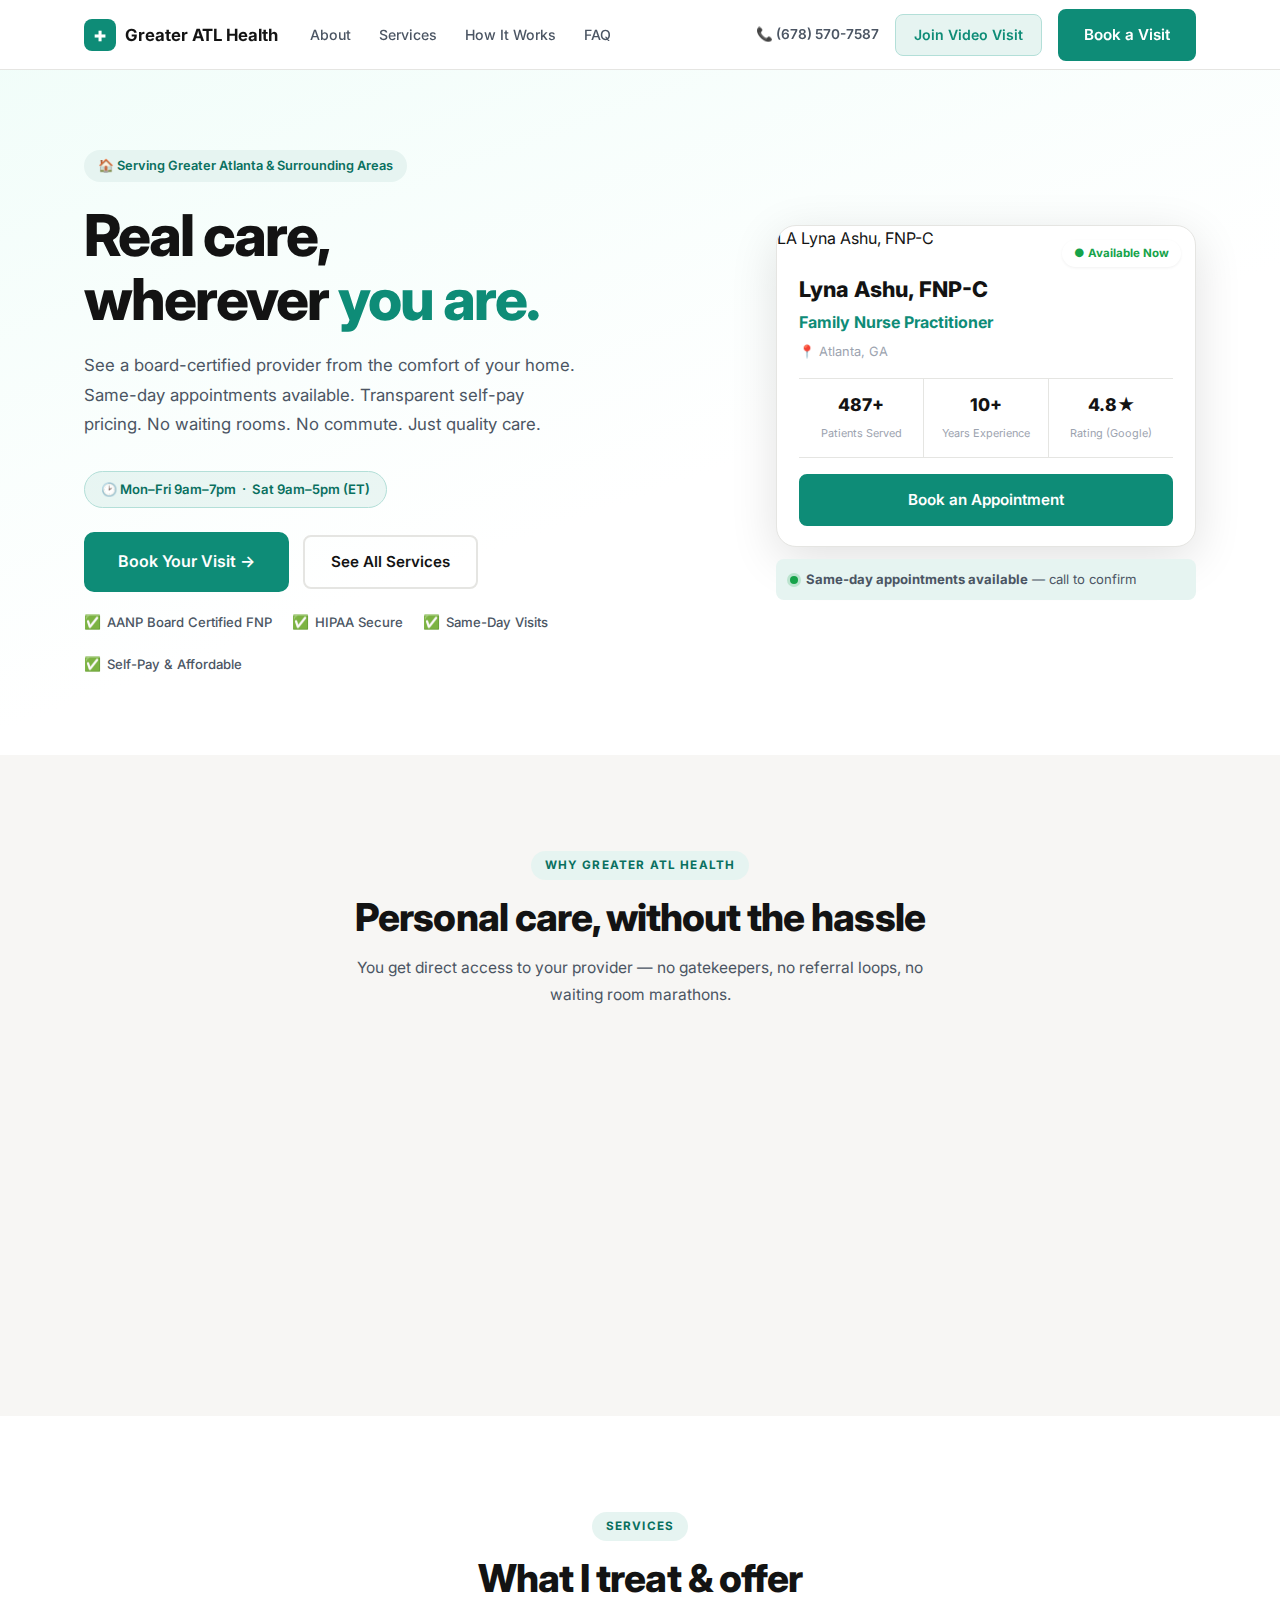
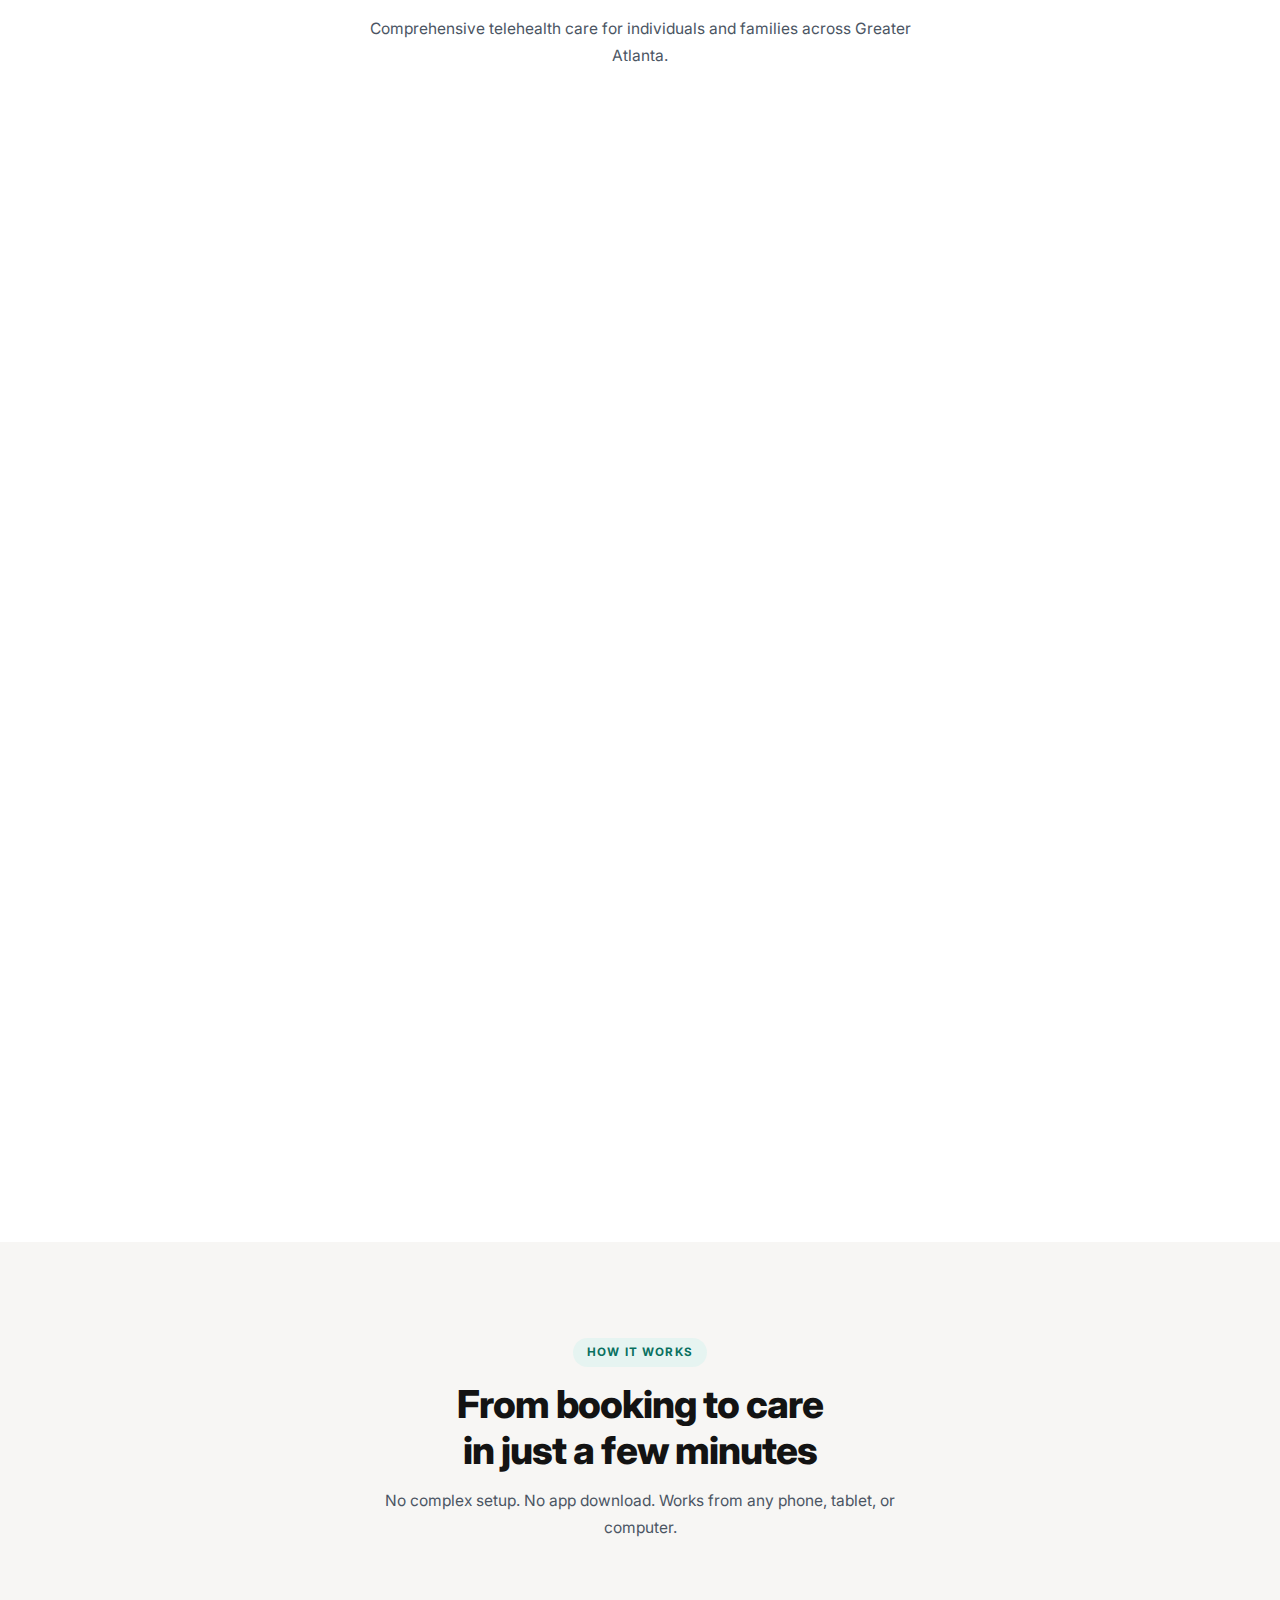
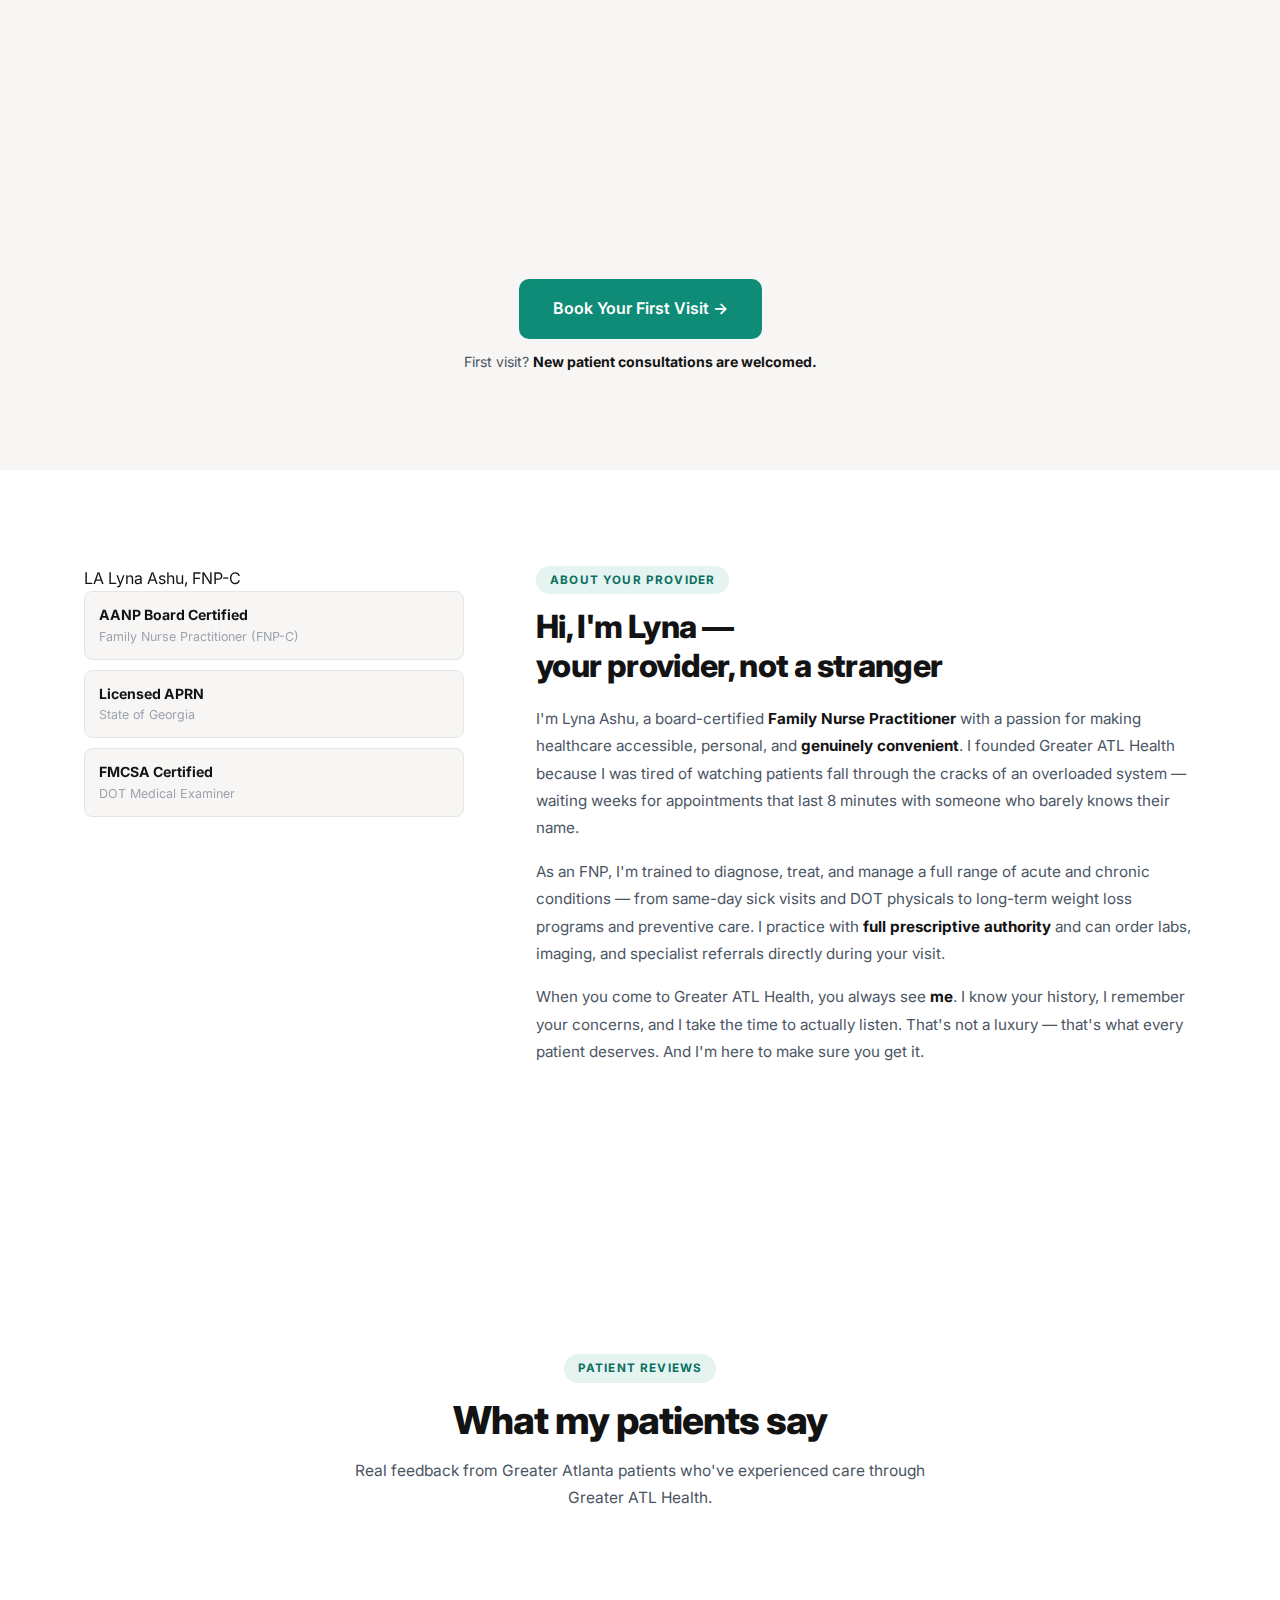
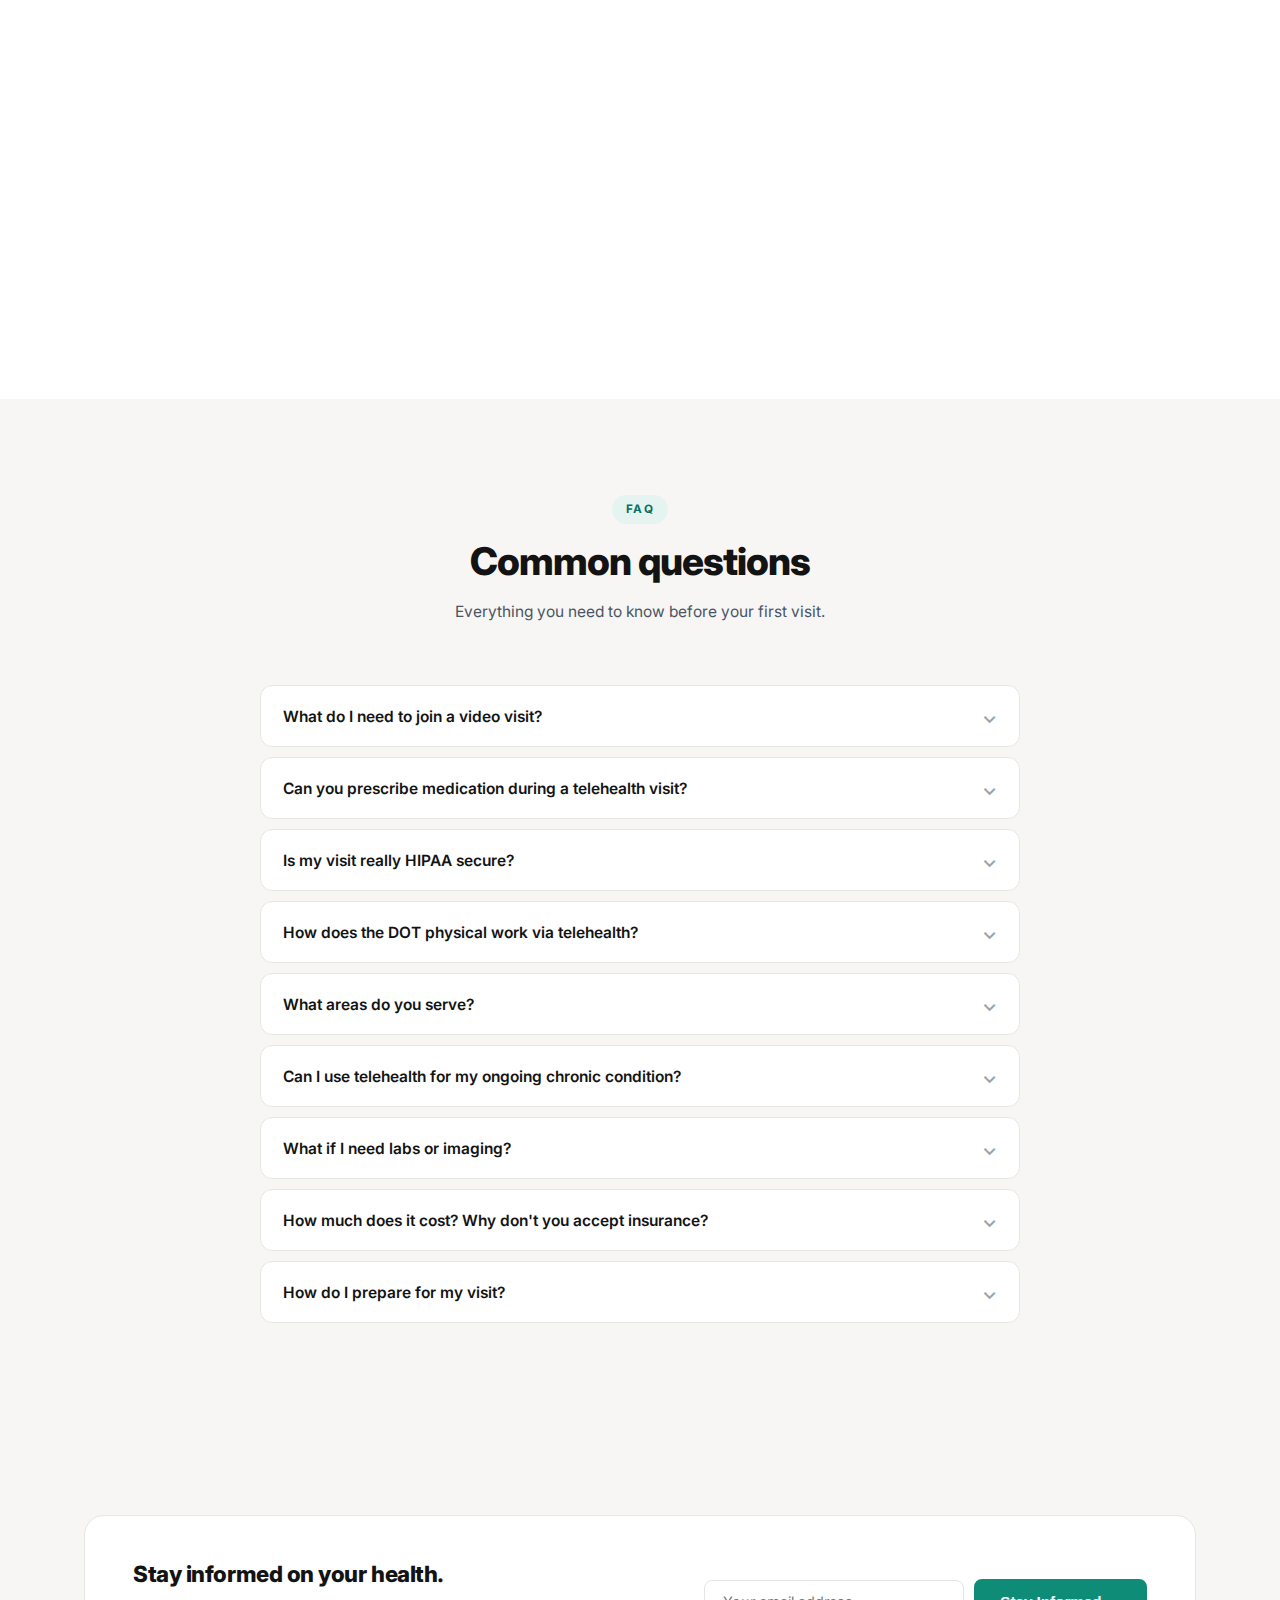
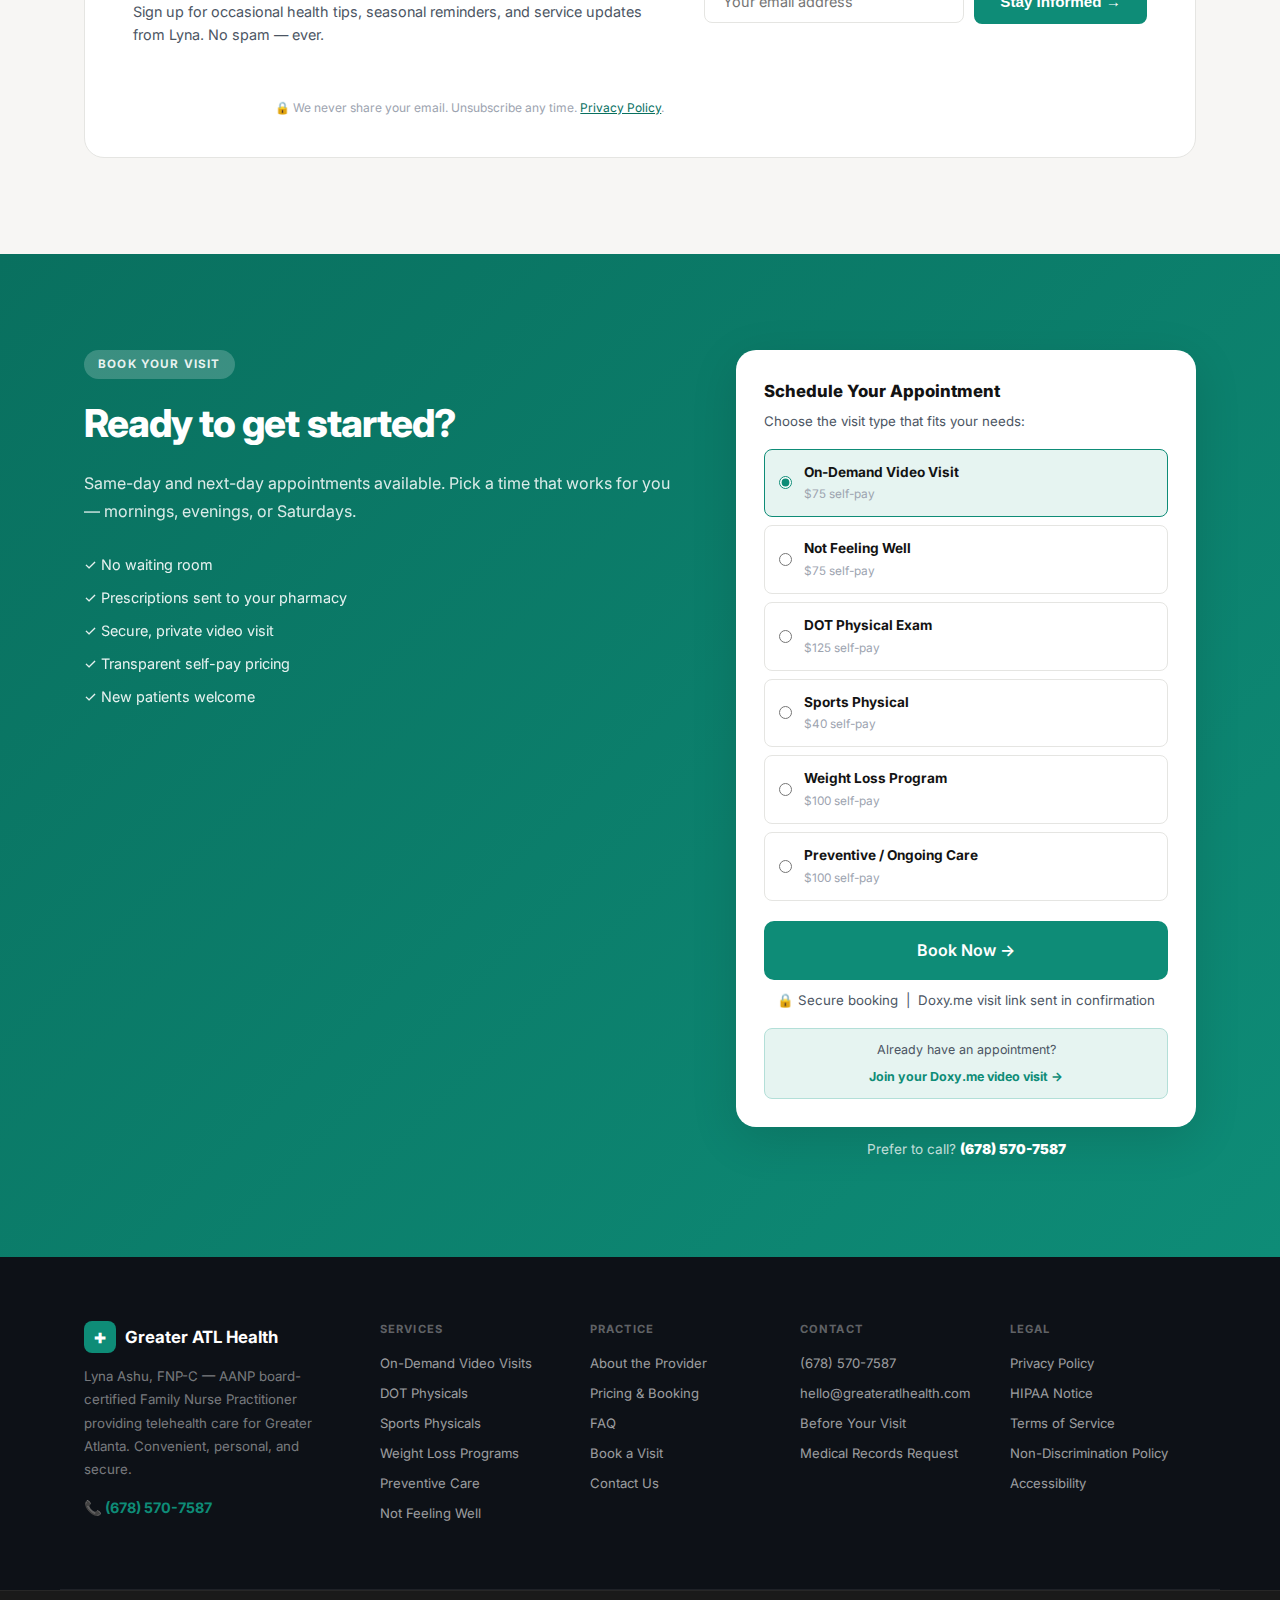
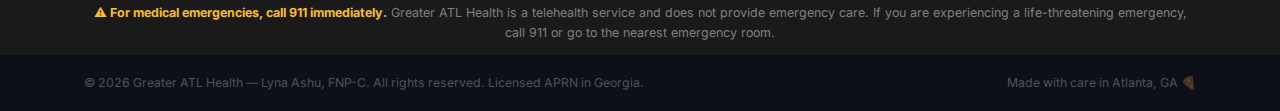
<file: index.html>
<!DOCTYPE html>
<html lang="en">
<head>
  <meta charset="UTF-8" />
  <meta name="viewport" content="width=device-width, initial-scale=1.0" />
  <meta name="theme-color" content="#0e8c77" />
  <meta name="robots" content="index, follow" />
  <meta name="geo.region" content="US-GA" />
  <meta name="geo.placename" content="Atlanta, Georgia" />
  <title>Greater ATL Health | Lyna Ashu, FNP-C — Telehealth Provider, Atlanta GA</title>
  <meta name="description" content="Lyna Ashu, Family Nurse Practitioner — board-certified telehealth care for Greater Atlanta. On-demand video visits, DOT physicals, sports physicals, weight loss programs, and more. Book today." />
  <link rel="canonical" href="https://www.greateratlhealth.com" />
  <!-- Open Graph -->
  <meta property="og:title" content="Greater ATL Health | Lyna Ashu, FNP-C — Telehealth Provider, Atlanta GA" />
  <meta property="og:description" content="Lyna Ashu, FNP-C — board-certified telehealth care for Greater Atlanta. On-demand visits, DOT physicals, sports physicals, weight loss &amp; more." />
  <meta property="og:url" content="https://www.greateratlhealth.com" />
  <meta property="og:type" content="website" />
  <meta property="og:site_name" content="Greater ATL Health" />
  <meta property="og:locale" content="en_US" />
  <meta property="og:image" content="https://www.greateratlhealth.com/og-image.svg" />
  <meta property="og:image:width" content="1200" />
  <meta property="og:image:height" content="630" />
  <meta property="og:image:alt" content="Greater ATL Health — Telehealth provider in Atlanta, GA" />
  <!-- Twitter Card -->
  <meta name="twitter:card" content="summary_large_image" />
  <meta name="twitter:title" content="Greater ATL Health | Lyna Ashu, FNP-C" />
  <meta name="twitter:description" content="Telehealth care for Greater Atlanta — On-demand visits, DOT physicals, sports physicals, weight loss &amp; more." />
  <meta name="twitter:image" content="https://www.greateratlhealth.com/og-image.svg" />
  <!-- Icons -->
  <link rel="icon" type="image/svg+xml" href="/favicon.svg" />
  <link rel="manifest" href="/manifest.json" />
  <!-- TODO: Create apple-touch-icon.png (180×180 PNG) for iOS Add to Home Screen -->
  <!-- Structured Data -->
  <script type="application/ld+json">
  {
    "@context": "https://schema.org",
    "@type": "MedicalBusiness",
    "name": "Greater ATL Health",
    "description": "Telehealth care for Greater Atlanta — On-demand video visits, DOT physicals, sports physicals, weight loss programs, and preventive care by Lyna Ashu, FNP-C.",
    "url": "https://www.greateratlhealth.com",
    "telephone": "+16785707587",
    "email": "hello@greateratlhealth.com",
    "logo": "https://www.greateratlhealth.com/favicon.svg",
    "image": "https://www.greateratlhealth.com/og-image.svg",
    "address": {
      "@type": "PostalAddress",
      "addressLocality": "Atlanta",
      "addressRegion": "GA",
      "addressCountry": "US"
    },
    "areaServed": {
      "@type": "State",
      "name": "Georgia"
    },
    "medicalSpecialty": "Family Medicine",
    "priceRange": "$$",
    "openingHoursSpecification": [
      {
        "@type": "OpeningHoursSpecification",
        "dayOfWeek": ["Monday","Tuesday","Wednesday","Thursday","Friday"],
        "opens": "09:00",
        "closes": "19:00"
      },
      {
        "@type": "OpeningHoursSpecification",
        "dayOfWeek": ["Saturday"],
        "opens": "09:00",
        "closes": "17:00"
      }
    ],
    "employee": {
      "@type": "Person",
      "name": "Lyna Ashu",
      "jobTitle": "Family Nurse Practitioner",
      "honorificSuffix": "FNP-C",
      "description": "AANP board-certified Family Nurse Practitioner with full prescriptive authority. FMCSA-certified DOT Medical Examiner. Licensed APRN in Georgia."
    },
    "availableService": [
      { "@type": "MedicalTherapy", "name": "On-Demand Video Visit", "offers": { "@type": "Offer", "price": "75", "priceCurrency": "USD" } },
      { "@type": "MedicalTherapy", "name": "Not Feeling Well Visit", "offers": { "@type": "Offer", "price": "75", "priceCurrency": "USD" } },
      { "@type": "MedicalTherapy", "name": "DOT Physical Exam", "offers": { "@type": "Offer", "price": "125", "priceCurrency": "USD" } },
      { "@type": "MedicalTherapy", "name": "Sports Physical", "offers": { "@type": "Offer", "price": "40", "priceCurrency": "USD" } },
      { "@type": "MedicalTherapy", "name": "Weight Loss Program", "offers": { "@type": "Offer", "price": "100", "priceCurrency": "USD" } },
      { "@type": "MedicalTherapy", "name": "Preventive & Ongoing Care", "offers": { "@type": "Offer", "price": "100", "priceCurrency": "USD" } }
    ]
  }
  </script>
  <!-- Fonts — async preload to avoid render blocking -->
  <link rel="preconnect" href="https://fonts.googleapis.com" />
  <link rel="preconnect" href="https://fonts.gstatic.com" crossorigin />
  <link rel="preload" href="https://fonts.googleapis.com/css2?family=Inter:wght@400;500;600;700;800&display=swap" as="style" onload="this.onload=null;this.rel='stylesheet'" />
  <noscript><link rel="stylesheet" href="https://fonts.googleapis.com/css2?family=Inter:wght@400;500;600;700;800&display=swap" /></noscript>
  <link rel="stylesheet" href="styles.css?v=4" />
</head>
<body>

  <!-- ==============================
       NAV
  =============================== -->
  <header class="nav" id="nav">
    <div class="container nav-inner">
      <a href="https://www.greateratlhealth.com" class="logo">
        <span class="logo-cross">+</span>
        Greater ATL Health
      </a>
      <nav class="nav-links" id="navLinks">
        <a href="#about">About</a>
        <a href="#services">Services</a>
        <a href="#how-it-works">How It Works</a>
        <a href="#faq">FAQ</a>
        <a href="#book" class="btn-primary nav-book-mobile">Book a Visit &rarr;</a>
      </nav>
      <div class="nav-actions">
        <a href="tel:+16785707587" class="nav-phone">&#128222; (678) 570-7587</a>
        <span class="nav-join-wrap">
          <a href="#" class="btn-join-visit join-visit-btn">Join Video Visit</a>
        </span>
        <a href="#book" class="btn-primary">Book a Visit</a>
      </div>
      <button class="hamburger" id="hamburger" aria-label="Open menu">
        <span></span><span></span><span></span>
      </button>
    </div>
  </header>

  <main id="home">

    <!-- ==============================
         HERO
    =============================== -->
    <section class="hero">
      <div class="container hero-inner">

        <div class="hero-text">
          <div class="hero-pill">&#127968; Serving Greater Atlanta &amp; Surrounding Areas</div>
          <h1>Real care,<br />wherever <span class="accent">you are.</span></h1>
          <p class="hero-sub">
            See a board-certified provider from the comfort of your home.
            Same-day appointments available. Transparent self-pay pricing.
            No waiting rooms. No commute. Just quality care.
          </p>
          <div class="hours-pill">
            &#128337; Mon–Fri 9am–7pm &nbsp;&middot;&nbsp; Sat 9am–5pm (ET)
          </div>
          <div class="hero-actions">
            <a href="#book" class="btn-primary btn-lg">Book Your Visit &rarr;</a>
            <a href="#services" class="btn-outline-dark">See All Services</a>
          </div>
          <div class="provider-mini">
            <span class="avail-dot"></span>
            <div class="provider-mini-info">
              <strong>Lyna Ashu, FNP-C</strong>
              <span>Family Nurse Practitioner &middot; Atlanta, GA</span>
            </div>
            <a href="#book" class="btn-primary">Book Now &rarr;</a>
          </div>

          <div class="trust-row">
            <div class="trust-item">
              <span class="trust-icon">&#9989;</span>
              <span>AANP Board Certified FNP</span>
            </div>
            <div class="trust-item">
              <span class="trust-icon">&#9989;</span>
              <span>HIPAA Secure</span>
            </div>
            <div class="trust-item">
              <span class="trust-icon">&#9989;</span>
              <span>Same-Day Visits</span>
            </div>
            <div class="trust-item">
              <span class="trust-icon">&#9989;</span>
              <span>Self-Pay &amp; Affordable</span>
            </div>
          </div>
        </div>

        <div class="hero-card">
          <div class="provider-card">
            <div class="provider-photo">
              <div class="photo-placeholder">
                <span class="photo-initials">LA</span>
                <span class="photo-label">Lyna Ashu, FNP-C</span>
              </div>
              <div class="online-badge">&#9679; Available Now</div>
            </div>
            <div class="provider-info">
              <h3>Lyna Ashu, FNP-C</h3>
              <p class="provider-title">Family Nurse Practitioner</p>
              <p class="provider-location">&#128205; Atlanta, GA</p>
              <div class="provider-stats">
                <div class="pstat">
                  <strong>500+</strong>
                  <span>Patients Served</span>
                </div>
                <div class="pstat">
                  <strong>10+</strong>
                  <span>Years Experience</span>
                </div>
                <div class="pstat">
                  <strong>4.9&#9733;</strong>
                  <span>Rating (Google)</span>
                </div>
              </div>
              <a href="#book" class="btn-primary" style="width:100%;justify-content:center;margin-top:16px;">
                Book an Appointment
              </a>
            </div>
          </div>
          <div class="next-avail">
            <span class="avail-dot"></span>
            <span><strong>Same-day appointments available</strong> — call to confirm</span>
          </div>
        </div>

      </div>
    </section>

    <!-- ==============================
         WHY CHOOSE US
    =============================== -->
    <section class="why section-pad">
      <div class="container">
        <div class="section-header">
          <div class="section-tag">Why Greater ATL Health</div>
          <h2>Personal care, without the hassle</h2>
          <p class="section-sub">You get direct access to your provider — no gatekeepers, no referral loops, no waiting room marathons.</p>
        </div>
        <div class="why-grid">
          <div class="why-card">
            <div class="why-icon">&#128338;</div>
            <h3>On Your Schedule</h3>
            <p>Same-day and next-day appointments available. Evening slots Mon–Fri and Saturday hours for working adults.</p>
          </div>
          <div class="why-card">
            <div class="why-icon">&#127968;</div>
            <h3>See Me From Home</h3>
            <p>All you need is a phone or computer. No driving, no parking, no waiting rooms, no exposure to other sick patients.</p>
          </div>
          <div class="why-card">
            <div class="why-icon">&#129657;</div>
            <h3>Lyna, Every Time</h3>
            <p>You always see me — not a rotating staff. I know your history and your health goals. That's how care should work.</p>
          </div>
          <div class="why-card">
            <div class="why-icon">&#128203;</div>
            <h3>Prescriptions &amp; Referrals</h3>
            <p>I can prescribe medications, order labs, and provide specialist referrals — all during your telehealth visit.</p>
          </div>
        </div>
      </div>
    </section>

    <!-- ==============================
         SERVICES
    =============================== -->
    <section class="services section-pad" id="services">
      <div class="container">
        <div class="section-header">
          <div class="section-tag">Services</div>
          <h2>What I treat &amp; offer</h2>
          <p class="section-sub">Comprehensive telehealth care for individuals and families across Greater Atlanta.</p>
        </div>
        <div class="services-grid">

          <div class="service-card featured-service">
            <div class="svc-icon">&#128249;</div>
            <div class="svc-badge">Most Popular</div>
            <h3>On-Demand Video Visits</h3>
            <div class="svc-price">$75 <span>self-pay</span></div>
            <p>Connect with me in minutes for acute or chronic concerns. No appointment needed for urgent issues — join the virtual queue and I'll see you as soon as possible.</p>
            <div class="svc-platform">&#127916; Video visits via <strong>Doxy.me</strong> — no app or account needed</div>
            <ul class="svc-list">
              <li>&#10003; Cold, flu &amp; respiratory illness</li>
              <li>&#10003; Infections &amp; antibiotics</li>
              <li>&#10003; Rashes &amp; skin concerns</li>
              <li>&#10003; Medication refills</li>
              <li>&#10003; Lab result reviews</li>
            </ul>
            <a href="#book" class="svc-link" data-visit-type="ondemand">Book a Visit &rarr;</a>
          </div>

          <div class="service-card">
            <div class="svc-icon">&#128663;</div>
            <h3>DOT Physical Exams</h3>
            <div class="svc-price">$125 <span>self-pay</span></div>
            <p>Certified Medical Examiner (CME) on staff. I provide DOT physicals for commercial drivers (CDL) with fast turnaround and official FMCSA medical certificates.</p>
            <ul class="svc-list">
              <li>&#10003; FMCSA-compliant exam</li>
              <li>&#10003; Medical certificate issued same day</li>
              <li>&#10003; Vision &amp; hearing screening</li>
              <li>&#10003; Urine drug screen available</li>
            </ul>
            <a href="#book" class="svc-link" data-visit-type="dot">Schedule DOT Physical &rarr;</a>
          </div>

          <div class="service-card">
            <div class="svc-icon">&#127944;</div>
            <h3>Sports Physicals</h3>
            <div class="svc-price">$40 <span>self-pay</span></div>
            <p>Pre-participation physical evaluations (PPE) for student athletes, adults, and recreational sports leagues. Fast, thorough, and affordable.</p>
            <ul class="svc-list">
              <li>&#10003; School &amp; NCAA clearance forms</li>
              <li>&#10003; Cardiac &amp; musculoskeletal screening</li>
              <li>&#10003; Return-to-play evaluations</li>
              <li>&#10003; Same-week availability</li>
            </ul>
            <a href="#book" class="svc-link" data-visit-type="sports">Book a Sports Physical &rarr;</a>
          </div>

          <div class="service-card">
            <div class="svc-icon">&#128149;</div>
            <h3>Preventive &amp; Ongoing Care</h3>
            <div class="svc-price">$100 <span>self-pay</span></div>
            <p>Stay ahead of health problems with regular check-ins, screenings, and personalized care plans. I manage chronic conditions and help you build lasting healthy habits.</p>
            <ul class="svc-list">
              <li>&#10003; Annual wellness visits</li>
              <li>&#10003; Diabetes management</li>
              <li>&#10003; Hypertension &amp; cholesterol</li>
              <li>&#10003; Thyroid &amp; hormonal health</li>
              <li>&#10003; Preventive screenings &amp; labs</li>
            </ul>
            <a href="#book" class="svc-link" data-visit-type="preventive">Start Your Care Plan &rarr;</a>
          </div>

          <div class="service-card">
            <div class="svc-icon">&#9878;</div>
            <h3>Weight Loss Programs</h3>
            <div class="svc-price">$100 <span>self-pay</span></div>
            <p>Medically supervised weight management tailored to your body and lifestyle. I combine evidence-based treatment with ongoing support and accountability.</p>
            <ul class="svc-list">
              <li>&#10003; Personalized weight loss plan</li>
              <li>&#10003; Medication-assisted options (GLP-1)</li>
              <li>&#10003; Nutrition &amp; lifestyle coaching</li>
              <li>&#10003; Regular progress check-ins</li>
              <li>&#10003; Lab monitoring included</li>
            </ul>
            <a href="#book" class="svc-link" data-visit-type="weightloss">Start Your Journey &rarr;</a>
          </div>

          <div class="service-card">
            <div class="svc-icon">&#129657;</div>
            <h3>Illness &amp; Minor Injury</h3>
            <div class="svc-price">$75 <span>self-pay</span></div>
            <p>Skip the ER or urgent care waiting room. For non-emergency illnesses and minor injuries, I can evaluate, treat, and prescribe — all via telehealth.</p>
            <ul class="svc-list">
              <li>&#10003; Sprains &amp; minor injuries</li>
              <li>&#10003; UTIs &amp; sinus infections</li>
              <li>&#10003; Pink eye &amp; ear infections</li>
              <li>&#10003; Allergies &amp; asthma flares</li>
              <li>&#10003; COVID-19 testing guidance</li>
            </ul>
            <a href="#book" class="svc-link" data-visit-type="notwell">Book Urgent Visit &rarr;</a>
          </div>

        </div>
      </div>
    </section>

    <!-- ==============================
         HOW IT WORKS
    =============================== -->
    <section class="how section-pad" id="how-it-works">
      <div class="container">
        <div class="section-header">
          <div class="section-tag">How It Works</div>
          <h2>From booking to care<br />in just a few minutes</h2>
          <p class="section-sub">No complex setup. No app download. Works from any phone, tablet, or computer.</p>
        </div>
        <div class="steps-row">
          <div class="step-item">
            <div class="step-circle">
              <span>1</span>
            </div>
            <div class="step-connector"></div>
            <h3>Book Your Visit</h3>
            <p>Choose a time that works for you — same-day slots often available. You'll receive a confirmation with a secure visit link.</p>
          </div>
          <div class="step-item">
            <div class="step-circle">
              <span>2</span>
            </div>
            <div class="step-connector"></div>
            <h3>Complete Your Intake</h3>
            <p>Fill out a short health history form online before the visit. No paperwork in the office. Everything is digital and secure.</p>
          </div>
          <div class="step-item">
            <div class="step-circle">
              <span>3</span>
            </div>
            <div class="step-connector"></div>
            <h3>Meet With Me via Video</h3>
            <p>Click your <strong>Doxy.me</strong> waiting room link at appointment time. No account, no download — your browser opens a secure waiting room and I'll join you from my end.</p>
          </div>
          <div class="step-item">
            <div class="step-circle">
              <span>4</span>
            </div>
            <div class="step-connector last"></div>
            <h3>Get Your Care Plan</h3>
            <p>Leave the visit with prescriptions sent to your pharmacy, lab orders if needed, referrals, and a clear follow-up plan.</p>
          </div>
        </div>
        <div class="steps-cta">
          <a href="#book" class="btn-primary btn-lg">Book Your First Visit &rarr;</a>
          <p>First visit? <strong>New patient consultations are welcomed.</strong></p>
        </div>
      </div>
    </section>

    <!-- ==============================
         ABOUT
    =============================== -->
    <section class="about section-pad" id="about">
      <div class="container about-inner">
        <div class="about-photo-col">
          <div class="about-photo-wrap">
            <div class="about-photo-placeholder">
              <span class="photo-initials-lg">LA</span>
              <span>Lyna Ashu, FNP-C</span>
            </div>
            <div class="about-credential-strip">
              <div class="cred-item">
                <strong>AANP Board Certified</strong>
                <span>Family Nurse Practitioner (FNP-C)</span>
              </div>
              <div class="cred-item">
                <strong>Licensed APRN</strong>
                <span>State of Georgia</span>
              </div>
              <div class="cred-item">
                <strong>FMCSA Certified</strong>
                <span>DOT Medical Examiner</span>
              </div>
            </div>
          </div>
        </div>
        <div class="about-text">
          <div class="section-tag">About Your Provider</div>
          <h2>Hi, I'm Lyna —<br />your provider, not a stranger</h2>
          <p>
            I'm Lyna Ashu, a board-certified <strong>Family Nurse Practitioner</strong>
            with a passion for making healthcare accessible, personal, and
            <strong>genuinely convenient</strong>. I founded Greater ATL Health
            because I was tired of watching patients fall through the cracks of
            an overloaded system — waiting weeks for appointments that last
            8 minutes with someone who barely knows their name.
          </p>
          <p>
            As an FNP, I'm trained to diagnose, treat, and manage a full range
            of acute and chronic conditions — from same-day sick visits and DOT
            physicals to long-term weight loss programs and preventive care.
            I practice with <strong>full prescriptive authority</strong> and
            can order labs, imaging, and specialist referrals directly during
            your visit.
          </p>
          <p>
            When you come to Greater ATL Health, you always see <strong>me</strong>.
            I know your history, I remember your concerns, and I take the time
            to actually listen. That's not a luxury — that's what every patient
            deserves. And I'm here to make sure you get it.
          </p>
          <div class="about-creds">
            <div class="cred-badge">&#127891; MSN, Family Nurse Practitioner</div>
            <div class="cred-badge">&#127891; AANP Certified FNP-C</div>
            <div class="cred-badge">&#127891; Licensed APRN — Georgia</div>
            <div class="cred-badge">&#127891; FMCSA Certified Medical Examiner</div>
            <div class="cred-badge">&#127891; Full Prescriptive Authority</div>
          </div>
        </div>
      </div>
    </section>


    <!-- ==============================
         TESTIMONIALS
    =============================== -->
    <section class="reviews section-pad" id="reviews">
      <div class="container">
        <div class="section-header">
          <div class="section-tag">Patient Reviews</div>
          <h2>What my patients say</h2>
          <p class="section-sub">Real feedback from Greater Atlanta patients who've experienced care through Greater ATL Health.</p>
        </div>
        <div class="reviews-grid">
          <div class="review-card">
            <div class="review-stars">&#9733;&#9733;&#9733;&#9733;&#9733;</div>
            <p>"I needed a DOT physical on short notice and every clinic had a week wait. Greater ATL Health got me in the same day. The doctor was thorough, professional, and I had my medical certificate before I even got home."</p>
            <div class="reviewer">
              <div class="rev-avatar">TR</div>
              <div>
                <strong>Tony R.</strong>
                <span>CDL Driver &mdash; Marietta, GA</span>
                <span class="verified-badge">&#10003; Verified Patient</span>
              </div>
            </div>
          </div>
          <div class="review-card">
            <div class="review-stars">&#9733;&#9733;&#9733;&#9733;&#9733;</div>
            <p>"I've been managing my blood pressure for years but could never get a consistent provider. With Greater ATL Health I see the same doctor every time, she knows my history, and I feel like I actually have a doctor — not just a clinic."</p>
            <div class="reviewer">
              <div class="rev-avatar">DW</div>
              <div>
                <strong>Denise W.</strong>
                <span>Patient since 2023 &mdash; Decatur, GA</span>
                <span class="verified-badge">&#10003; Verified Patient</span>
              </div>
            </div>
          </div>
          <div class="review-card">
            <div class="review-stars">&#9733;&#9733;&#9733;&#9733;&#9733;</div>
            <p>"My son needed a sports physical for football and we couldn't get in anywhere. Booked online, had the video visit the next morning, and the form was signed and emailed within the hour. Couldn't be easier."</p>
            <div class="reviewer">
              <div class="rev-avatar">MJ</div>
              <div>
                <strong>Marcus J.</strong>
                <span>Parent &mdash; Alpharetta, GA</span>
                <span class="verified-badge">&#10003; Verified Patient</span>
              </div>
            </div>
          </div>
        </div>
      </div>
    </section>

    <!-- ==============================
         FAQ
    =============================== -->
    <section class="faq section-pad" id="faq">
      <div class="container">
        <div class="section-header">
          <div class="section-tag">FAQ</div>
          <h2>Common questions</h2>
          <p class="section-sub">Everything you need to know before your first visit.</p>
        </div>
        <div class="faq-list">

          <div class="faq-item">
            <button class="faq-q" aria-expanded="false">
              <span>What do I need to join a video visit?</span>
              <span class="faq-arrow">&#8964;</span>
            </button>
            <div class="faq-a">
              <p>Just a smartphone, tablet, or computer with a camera and microphone. Video visits are conducted through <strong>Doxy.me</strong> — a free, browser-based HIPAA-compliant platform. You'll receive a Doxy.me waiting room link before your appointment. Click it, and you're in. No account, no download, no app. Chrome, Safari, Firefox, and Edge all work.</p>
            </div>
          </div>

          <div class="faq-item">
            <button class="faq-q" aria-expanded="false">
              <span>Can you prescribe medication during a telehealth visit?</span>
              <span class="faq-arrow">&#8964;</span>
            </button>
            <div class="faq-a">
              <p>Yes. I can prescribe most common medications and send them directly to your preferred pharmacy. Controlled substances (Schedule II) require an in-person visit per federal law, but the vast majority of prescriptions are handled entirely via telehealth.</p>
            </div>
          </div>

          <div class="faq-item">
            <button class="faq-q" aria-expanded="false">
              <span>Is my visit really HIPAA secure?</span>
              <span class="faq-arrow">&#8964;</span>
            </button>
            <div class="faq-a">
              <p>Yes. Video visits are conducted through <strong>Doxy.me</strong>, a fully encrypted, HIPAA-compliant telehealth platform. Doxy.me does not record visits, does not store patient data, and operates under a signed Business Associate Agreement (BAA). Your health information is never shared without your consent.</p>
            </div>
          </div>

          <div class="faq-item">
            <button class="faq-q" aria-expanded="false">
              <span>How does the DOT physical work via telehealth?</span>
              <span class="faq-arrow">&#8964;</span>
            </button>
            <div class="faq-a">
              <p>DOT physicals include both a video exam and, when required, an in-person component for vision/hearing screening and urine collection. I'll walk you through exactly what's needed at your booking. Most CDL drivers are cleared same-day and receive their FMCSA medical certificate immediately after the exam.</p>
            </div>
          </div>

          <div class="faq-item">
            <button class="faq-q" aria-expanded="false">
              <span>What areas do you serve?</span>
              <span class="faq-arrow">&#8964;</span>
            </button>
            <div class="faq-a">
              <p>I'm licensed to practice in Georgia and can see patients anywhere in the state via telehealth. This includes the full Greater Atlanta metro — Atlanta, Buckhead, Midtown, Decatur, Marietta, Alpharetta, Roswell, Sandy Springs, Smyrna, Kennesaw, and all surrounding counties.</p>
            </div>
          </div>

          <div class="faq-item">
            <button class="faq-q" aria-expanded="false">
              <span>Can I use telehealth for my ongoing chronic condition?</span>
              <span class="faq-arrow">&#8964;</span>
            </button>
            <div class="faq-a">
              <p>Yes — and this is one of the biggest advantages of telehealth. Managing conditions like diabetes, hypertension, high cholesterol, or thyroid disease works extremely well via telehealth. I can monitor your labs, adjust medications, and check in regularly without you needing to take time off work.</p>
            </div>
          </div>

          <div class="faq-item">
            <button class="faq-q" aria-expanded="false">
              <span>What if I need labs or imaging?</span>
              <span class="faq-arrow">&#8964;</span>
            </button>
            <div class="faq-a">
              <p>I can order lab work and imaging during your visit. I'll send orders electronically to a lab near you (LabCorp, Quest, or your preference). Once results are in, we'll review them together in a brief follow-up visit or I'll send you a message through the secure patient portal.</p>
            </div>
          </div>

          <div class="faq-item">
            <button class="faq-q" aria-expanded="false">
              <span>How much does it cost? Why don't you accept insurance?</span>
              <span class="faq-arrow">&#8964;</span>
            </button>
            <div class="faq-a">
              <p>Greater ATL Health is a <strong>self-pay practice</strong> — meaning you pay a flat, transparent fee at the time of your visit with no insurance required. Our prices are:</p>
              <ul style="margin: 10px 0 10px 18px; list-style: disc;">
                <li style="margin-bottom:5px;">On-Demand Video Visit — <strong>$75</strong></li>
                <li style="margin-bottom:5px;">Not Feeling Well — <strong>$75</strong></li>
                <li style="margin-bottom:5px;">Sports Physical — <strong>$40</strong></li>
                <li style="margin-bottom:5px;">Weight Loss Consultation — <strong>$100</strong></li>
                <li style="margin-bottom:5px;">DOT Physical Exam — <strong>$125</strong></li>
                <li style="margin-bottom:5px;">Preventive / Ongoing Care — <strong>$100</strong></li>
              </ul>
              <p>By not accepting insurance, I can keep prices low, spend more time with you, and skip the billing delays and bureaucracy. Many patients pay less out-of-pocket here than their insurance copay at a specialist. You may also request a superbill (itemized receipt) to submit for out-of-network reimbursement if your plan allows it.</p>
            </div>
          </div>

          <div class="faq-item">
            <button class="faq-q" aria-expanded="false">
              <span>How do I prepare for my visit?</span>
              <span class="faq-arrow">&#8964;</span>
            </button>
            <div class="faq-a">
              <p>All you need is a device with a camera and microphone (phone, tablet, or computer) and a stable internet connection. Before your visit, have ready: your list of current medications and dosages, any allergies, a description of your symptoms, and the name of your preferred pharmacy. We have a full <a href="/prepare" style="color:var(--accent);font-weight:600;">Before Your Visit guide</a> with a step-by-step checklist.</p>
            </div>
          </div>

        </div>
      </div>
    </section>

    <!-- ==============================
         EMAIL CAPTURE
    =============================== -->
    <section class="email-capture-section section-pad">
      <div class="container">
        <div class="email-capture-inner">
          <div class="email-capture-text">
            <h2>Stay informed on your health.</h2>
            <p>Sign up for occasional health tips, seasonal reminders, and service updates from Lyna. No spam — ever.</p>
          </div>
          <form class="email-capture-form" id="emailCaptureForm" action="https://formspree.io/f/xabcdefg" method="POST" novalidate>
            <input type="hidden" name="_subject" value="New subscriber — Greater ATL Health" />
            <input
              type="email"
              name="email"
              class="email-input"
              placeholder="Your email address"
              required
              aria-label="Email address"
            />
            <button type="submit" class="btn-primary">Stay Informed &rarr;</button>
          </form>
          <div class="form-success" id="emailSuccess">
            <span>&#10003;</span> You're subscribed — thanks for joining!
          </div>
          <p class="email-capture-note">&#128274; We never share your email. Unsubscribe any time. <a href="/privacy" style="color:var(--accent-dark);text-decoration:underline;">Privacy Policy</a>.</p>
        </div>
      </div>
    </section>

    <!-- ==============================
         BOOK / CTA
    =============================== -->
    <section class="book-cta" id="book">
      <div class="container book-inner">
        <div class="book-text">
          <div class="section-tag light">Book Your Visit</div>
          <h2>Ready to get started?</h2>
          <p>
            Same-day and next-day appointments available. Pick a time that
            works for you — mornings, evenings, or Saturdays.
          </p>
          <ul class="book-features">
            <li>&#10003; No waiting room</li>
            <li>&#10003; Prescriptions sent to your pharmacy</li>
            <li>&#10003; Secure, private video visit</li>
            <li>&#10003; Transparent self-pay pricing</li>
            <li>&#10003; New patients welcome</li>
          </ul>
        </div>
        <div class="book-widget">
          <div class="book-card">
            <h3>Schedule Your Appointment</h3>
            <p>Choose the visit type that fits your needs:</p>
            <div class="visit-type-list">
              <label class="visit-type-option">
                <input type="radio" name="visitType" value="ondemand" checked />
                <span>
                  <strong>On-Demand Video Visit</strong>
                  <em>$75 self-pay</em>
                </span>
              </label>
              <label class="visit-type-option">
                <input type="radio" name="visitType" value="notwell" />
                <span>
                  <strong>Not Feeling Well</strong>
                  <em>$75 self-pay</em>
                </span>
              </label>
              <label class="visit-type-option">
                <input type="radio" name="visitType" value="dot" />
                <span>
                  <strong>DOT Physical Exam</strong>
                  <em>$125 self-pay</em>
                </span>
              </label>
              <label class="visit-type-option">
                <input type="radio" name="visitType" value="sports" />
                <span>
                  <strong>Sports Physical</strong>
                  <em>$40 self-pay</em>
                </span>
              </label>
              <label class="visit-type-option">
                <input type="radio" name="visitType" value="weightloss" />
                <span>
                  <strong>Weight Loss Program</strong>
                  <em>$100 self-pay</em>
                </span>
              </label>
              <label class="visit-type-option">
                <input type="radio" name="visitType" value="preventive" />
                <span>
                  <strong>Preventive / Ongoing Care</strong>
                  <em>$100 self-pay</em>
                </span>
              </label>
            </div>
            <a href="#" class="btn-primary btn-lg" style="width:100%;justify-content:center;margin-top:20px;" id="bookNowBtn">
              Book Now &rarr;
            </a>
            <p class="book-card-note">&#128274; Secure booking &nbsp;|&nbsp; Doxy.me visit link sent in confirmation</p>
            <div class="join-appt-note">
              <span>Already have an appointment?</span>
              <a href="#" class="join-visit-btn join-appt-link">Join your Doxy.me video visit &rarr;</a>
            </div>
          </div>
          <div class="book-phone-alt">
            Prefer to call? <a href="tel:+16785707587"><strong>(678) 570-7587</strong></a>
          </div>
        </div>
      </div>
    </section>

  </main>

  <!-- ==============================
       FOOTER
  =============================== -->
  <footer class="footer">
    <div class="container footer-inner">
      <div class="footer-brand">
        <a href="https://www.greateratlhealth.com" class="logo logo-light">
          <span class="logo-cross">+</span>
          Greater ATL Health
        </a>
        <p>Lyna Ashu, FNP-C — AANP board-certified Family Nurse Practitioner providing telehealth care for Greater Atlanta. Convenient, personal, and secure.</p>
        <a href="tel:+16785707587" class="footer-phone">&#128222; (678) 570-7587</a>
      </div>
      <div class="footer-cols">
        <div class="footer-col">
          <h4>Services</h4>
          <a href="#services">On-Demand Video Visits</a>
          <a href="#services">DOT Physicals</a>
          <a href="#services">Sports Physicals</a>
          <a href="#services">Weight Loss Programs</a>
          <a href="#services">Preventive Care</a>
          <a href="#services">Not Feeling Well</a>
        </div>
        <div class="footer-col">
          <h4>Practice</h4>
          <a href="#about">About the Provider</a>
          <a href="#book">Pricing &amp; Booking</a>
          <a href="#faq">FAQ</a>
          <a href="#book">Book a Visit</a>
          <a href="/contact">Contact Us</a>
        </div>
        <div class="footer-col">
          <h4>Contact</h4>
          <a href="tel:+16785707587">(678) 570-7587</a>
          <a href="mailto:hello@greateratlhealth.com">hello@greateratlhealth.com</a>
          <a href="https://www.greateratlhealth.com/prepare">Before Your Visit</a>
          <a href="mailto:hello@greateratlhealth.com?subject=Medical%20Records%20Request">Medical Records Request</a>
        </div>
        <div class="footer-col">
          <h4>Legal</h4>
          <a href="https://www.greateratlhealth.com/privacy">Privacy Policy</a>
          <a href="https://www.greateratlhealth.com/hipaa">HIPAA Notice</a>
          <a href="https://www.greateratlhealth.com/terms">Terms of Service</a>
          <a href="https://www.greateratlhealth.com/nondiscrimination">Non-Discrimination Policy</a>
          <a href="https://www.greateratlhealth.com/accessibility">Accessibility</a>
        </div>
      </div>
    </div>
    <div class="emergency-bar">
      <div class="container">
        <strong>&#9888; For medical emergencies, call 911 immediately.</strong>
        Greater ATL Health is a telehealth service and does not provide emergency care.
        If you are experiencing a life-threatening emergency, call 911 or go to the nearest emergency room.
      </div>
    </div>
    <div class="footer-bottom">
      <div class="container">
        <span>&copy; 2026 Greater ATL Health &mdash; Lyna Ashu, FNP-C. All rights reserved. Licensed APRN in Georgia.</span>
        <span>Made with care in Atlanta, GA &#127829;</span>
      </div>
    </div>
  </footer>

  <!-- Sticky mobile Book Now bar (mobile only) -->
  <div class="mobile-cta-bar" id="mobileCta">
    <a href="tel:+16785707587" class="mobile-cta-call">
      &#128222; Call
    </a>
    <a href="#book" class="btn-primary mobile-cta-book">
      Book a Visit &rarr;
    </a>
  </div>

  <button class="back-to-top" id="backToTop" aria-label="Back to top">&#8593;</button>
  <script src="app.js?v=3"></script>
</body>
</html>
</file>
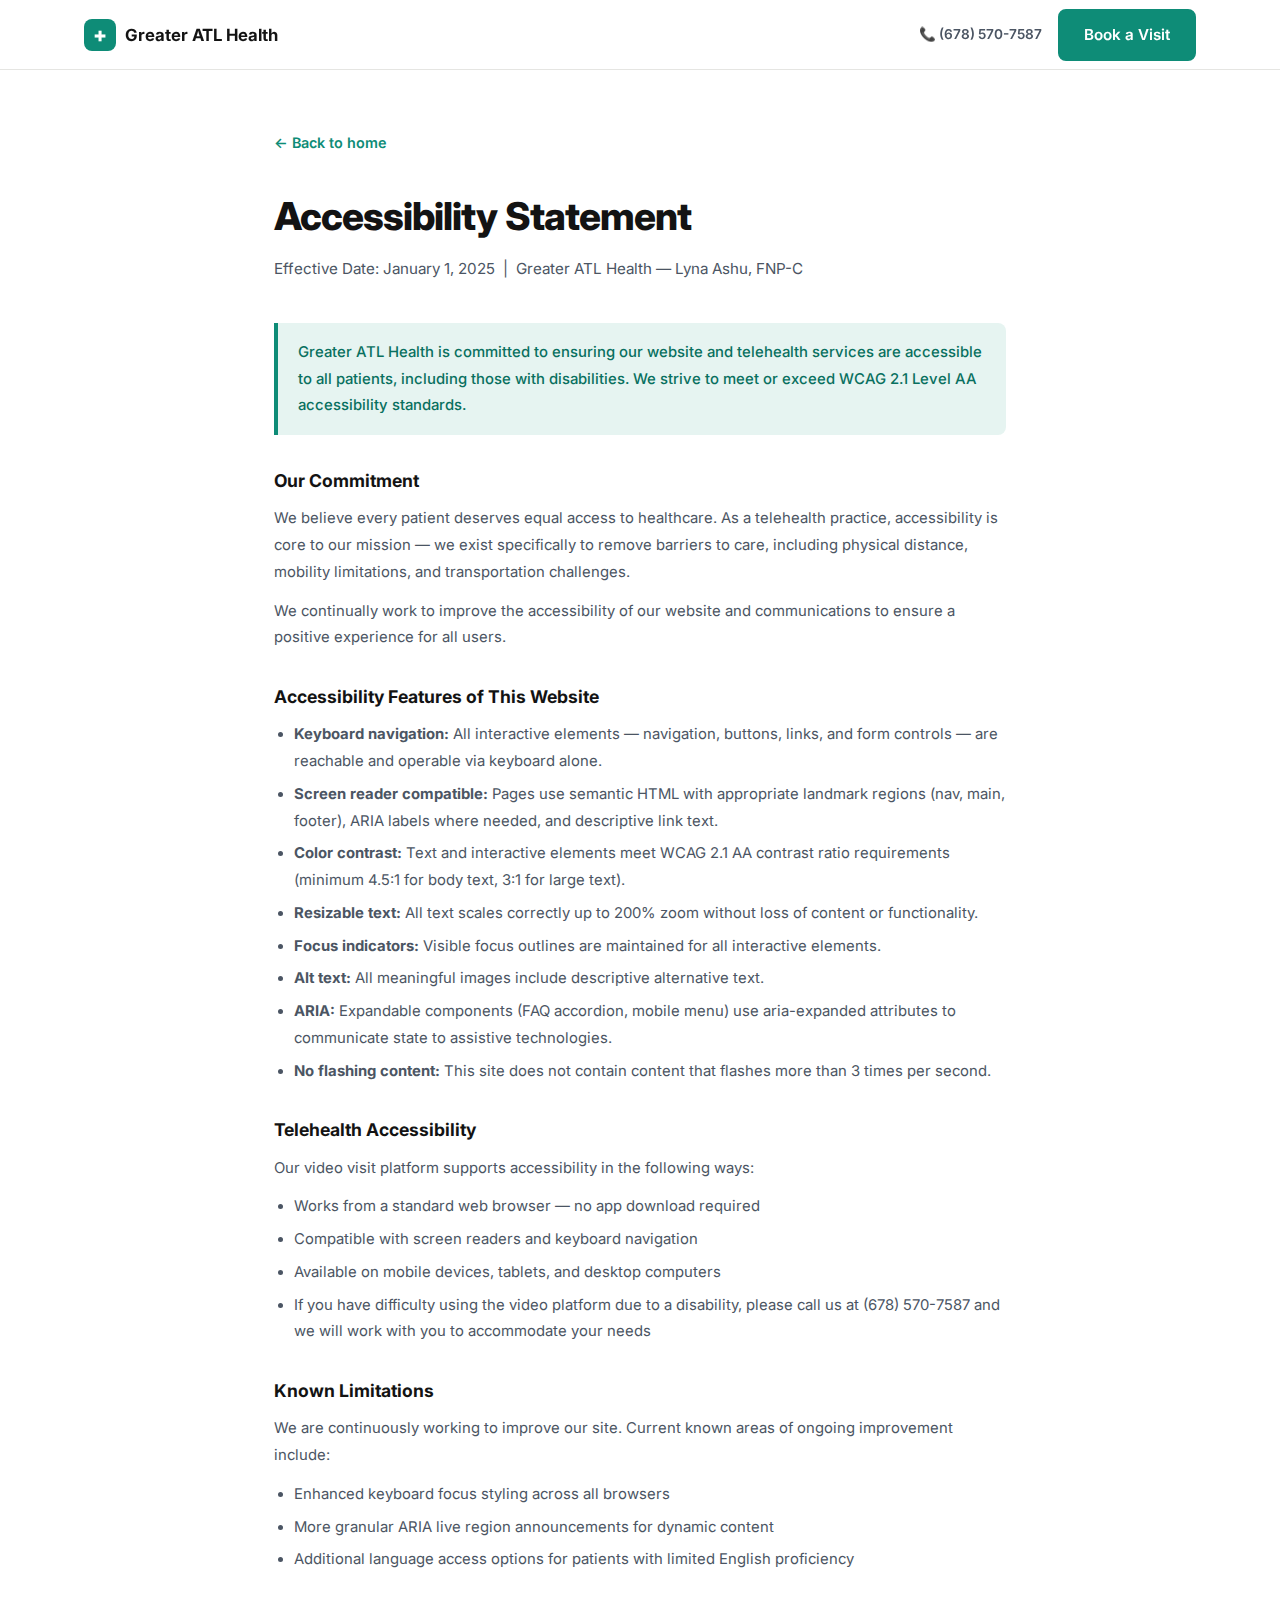
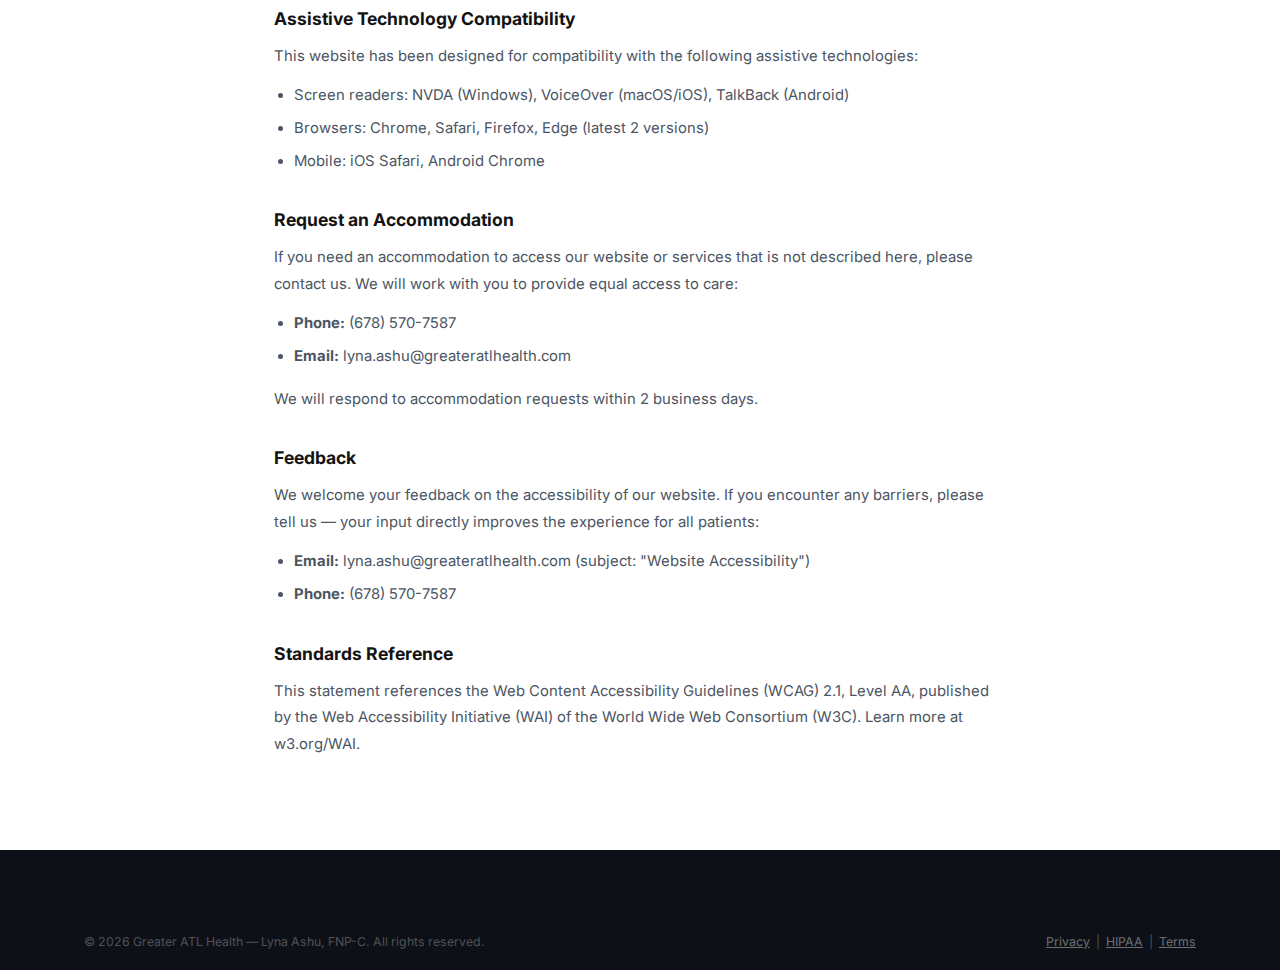
<file: accessibility.html>
<!DOCTYPE html>
<html lang="en">
<head>
  <meta charset="UTF-8" />
  <meta name="viewport" content="width=device-width, initial-scale=1.0" />
  <title>Accessibility Statement | Greater ATL Health</title>
  <meta name="description" content="Accessibility Statement for Greater ATL Health — our commitment to making telehealth accessible to all patients." />
  <link rel="canonical" href="https://www.greateratlhealth.com/accessibility" />
  <link rel="icon" type="image/svg+xml" href="/favicon.svg" />
  <link rel="preconnect" href="https://fonts.googleapis.com" />
  <link rel="preconnect" href="https://fonts.gstatic.com" crossorigin />
  <link href="https://fonts.googleapis.com/css2?family=Inter:wght@400;500;600;700;800&display=swap&display=swap" rel="stylesheet" />
  <link rel="stylesheet" href="styles.css?v=4" />
  <style>
    .legal-page { padding: calc(var(--nav-h) + 60px) 0 80px; }
    .legal-page h1 { font-size: clamp(1.8rem,3vw,2.4rem); font-weight: 800; letter-spacing:-.025em; margin-bottom: 8px; }
    .legal-page .subtitle { color: var(--text-2); font-size: 0.95rem; margin-bottom: 40px; }
    .legal-page h2 { font-size: 1.1rem; font-weight: 700; margin: 32px 0 10px; color: var(--text); }
    .legal-page p, .legal-page li { font-size: 0.93rem; color: var(--text-2); line-height: 1.8; margin-bottom: 12px; }
    .legal-page ul { padding-left: 20px; margin-bottom: 16px; }
    .legal-page ul li { list-style: disc; margin-bottom: 6px; }
    .legal-box { background: var(--accent-light); border-left: 4px solid var(--accent); border-radius: 0 8px 8px 0; padding: 16px 20px; margin: 24px 0; }
    .legal-box p { color: var(--accent-dark); font-weight: 500; margin: 0; }
    .legal-content { max-width: 780px; }
    .back-link { display: inline-flex; align-items: center; gap: 6px; color: var(--accent); font-weight: 600; font-size: 0.9rem; margin-bottom: 32px; }
    .back-link:hover { text-decoration: underline; }
  </style>
</head>
<body>

  <header class="nav" id="nav">
    <div class="container nav-inner">
      <a href="https://www.greateratlhealth.com" class="logo">
        <span class="logo-cross">+</span>Greater ATL Health
      </a>
      <div class="nav-actions">
        <a href="tel:+16785707587" class="nav-phone">&#128222; (678) 570-7587</a>
        <a href="https://www.greateratlhealth.com/#book" class="btn-primary">Book a Visit</a>
      </div>
    </div>
  </header>

  <main class="legal-page">
    <div class="container legal-content">

      <a href="/" class="back-link">&#8592; Back to home</a>

      <h1>Accessibility Statement</h1>
      <p class="subtitle">Effective Date: January 1, 2025 &nbsp;|&nbsp; Greater ATL Health — Lyna Ashu, FNP-C</p>

      <div class="legal-box">
        <p>Greater ATL Health is committed to ensuring our website and telehealth services are accessible to all patients, including those with disabilities. We strive to meet or exceed WCAG 2.1 Level AA accessibility standards.</p>
      </div>

      <h2>Our Commitment</h2>
      <p>We believe every patient deserves equal access to healthcare. As a telehealth practice, accessibility is core to our mission — we exist specifically to remove barriers to care, including physical distance, mobility limitations, and transportation challenges.</p>
      <p>We continually work to improve the accessibility of our website and communications to ensure a positive experience for all users.</p>

      <h2>Accessibility Features of This Website</h2>
      <ul>
        <li><strong>Keyboard navigation:</strong> All interactive elements — navigation, buttons, links, and form controls — are reachable and operable via keyboard alone.</li>
        <li><strong>Screen reader compatible:</strong> Pages use semantic HTML with appropriate landmark regions (nav, main, footer), ARIA labels where needed, and descriptive link text.</li>
        <li><strong>Color contrast:</strong> Text and interactive elements meet WCAG 2.1 AA contrast ratio requirements (minimum 4.5:1 for body text, 3:1 for large text).</li>
        <li><strong>Resizable text:</strong> All text scales correctly up to 200% zoom without loss of content or functionality.</li>
        <li><strong>Focus indicators:</strong> Visible focus outlines are maintained for all interactive elements.</li>
        <li><strong>Alt text:</strong> All meaningful images include descriptive alternative text.</li>
        <li><strong>ARIA:</strong> Expandable components (FAQ accordion, mobile menu) use aria-expanded attributes to communicate state to assistive technologies.</li>
        <li><strong>No flashing content:</strong> This site does not contain content that flashes more than 3 times per second.</li>
      </ul>

      <h2>Telehealth Accessibility</h2>
      <p>Our video visit platform supports accessibility in the following ways:</p>
      <ul>
        <li>Works from a standard web browser — no app download required</li>
        <li>Compatible with screen readers and keyboard navigation</li>
        <li>Available on mobile devices, tablets, and desktop computers</li>
        <li>If you have difficulty using the video platform due to a disability, please call us at (678) 570-7587 and we will work with you to accommodate your needs</li>
      </ul>

      <h2>Known Limitations</h2>
      <p>We are continuously working to improve our site. Current known areas of ongoing improvement include:</p>
      <ul>
        <li>Enhanced keyboard focus styling across all browsers</li>
        <li>More granular ARIA live region announcements for dynamic content</li>
        <li>Additional language access options for patients with limited English proficiency</li>
      </ul>

      <h2>Assistive Technology Compatibility</h2>
      <p>This website has been designed for compatibility with the following assistive technologies:</p>
      <ul>
        <li>Screen readers: NVDA (Windows), VoiceOver (macOS/iOS), TalkBack (Android)</li>
        <li>Browsers: Chrome, Safari, Firefox, Edge (latest 2 versions)</li>
        <li>Mobile: iOS Safari, Android Chrome</li>
      </ul>

      <h2>Request an Accommodation</h2>
      <p>If you need an accommodation to access our website or services that is not described here, please contact us. We will work with you to provide equal access to care:</p>
      <ul>
        <li><strong>Phone:</strong> (678) 570-7587</li>
        <li><strong>Email:</strong> lyna.ashu@greateratlhealth.com</li>
      </ul>
      <p>We will respond to accommodation requests within 2 business days.</p>

      <h2>Feedback</h2>
      <p>We welcome your feedback on the accessibility of our website. If you encounter any barriers, please tell us — your input directly improves the experience for all patients:</p>
      <ul>
        <li><strong>Email:</strong> lyna.ashu@greateratlhealth.com (subject: "Website Accessibility")</li>
        <li><strong>Phone:</strong> (678) 570-7587</li>
      </ul>

      <h2>Standards Reference</h2>
      <p>This statement references the Web Content Accessibility Guidelines (WCAG) 2.1, Level AA, published by the Web Accessibility Initiative (WAI) of the World Wide Web Consortium (W3C). Learn more at <a href="https://www.w3.org/WAI/WCAG21/quickref/">w3.org/WAI</a>.</p>

    </div>
  </main>

  <footer class="footer">
    <div class="footer-bottom">
      <div class="container">
        <span>&copy; 2026 Greater ATL Health &mdash; Lyna Ashu, FNP-C. All rights reserved.</span>
        <span>
          <a href="/privacy" style="color:rgba(255,255,255,.4);text-decoration:underline;">Privacy</a> &nbsp;|&nbsp;
          <a href="/hipaa" style="color:rgba(255,255,255,.4);text-decoration:underline;">HIPAA</a> &nbsp;|&nbsp;
          <a href="/terms" style="color:rgba(255,255,255,.4);text-decoration:underline;">Terms</a>
        </span>
      </div>
    </div>
  </footer>

</body>
</html>
</file>
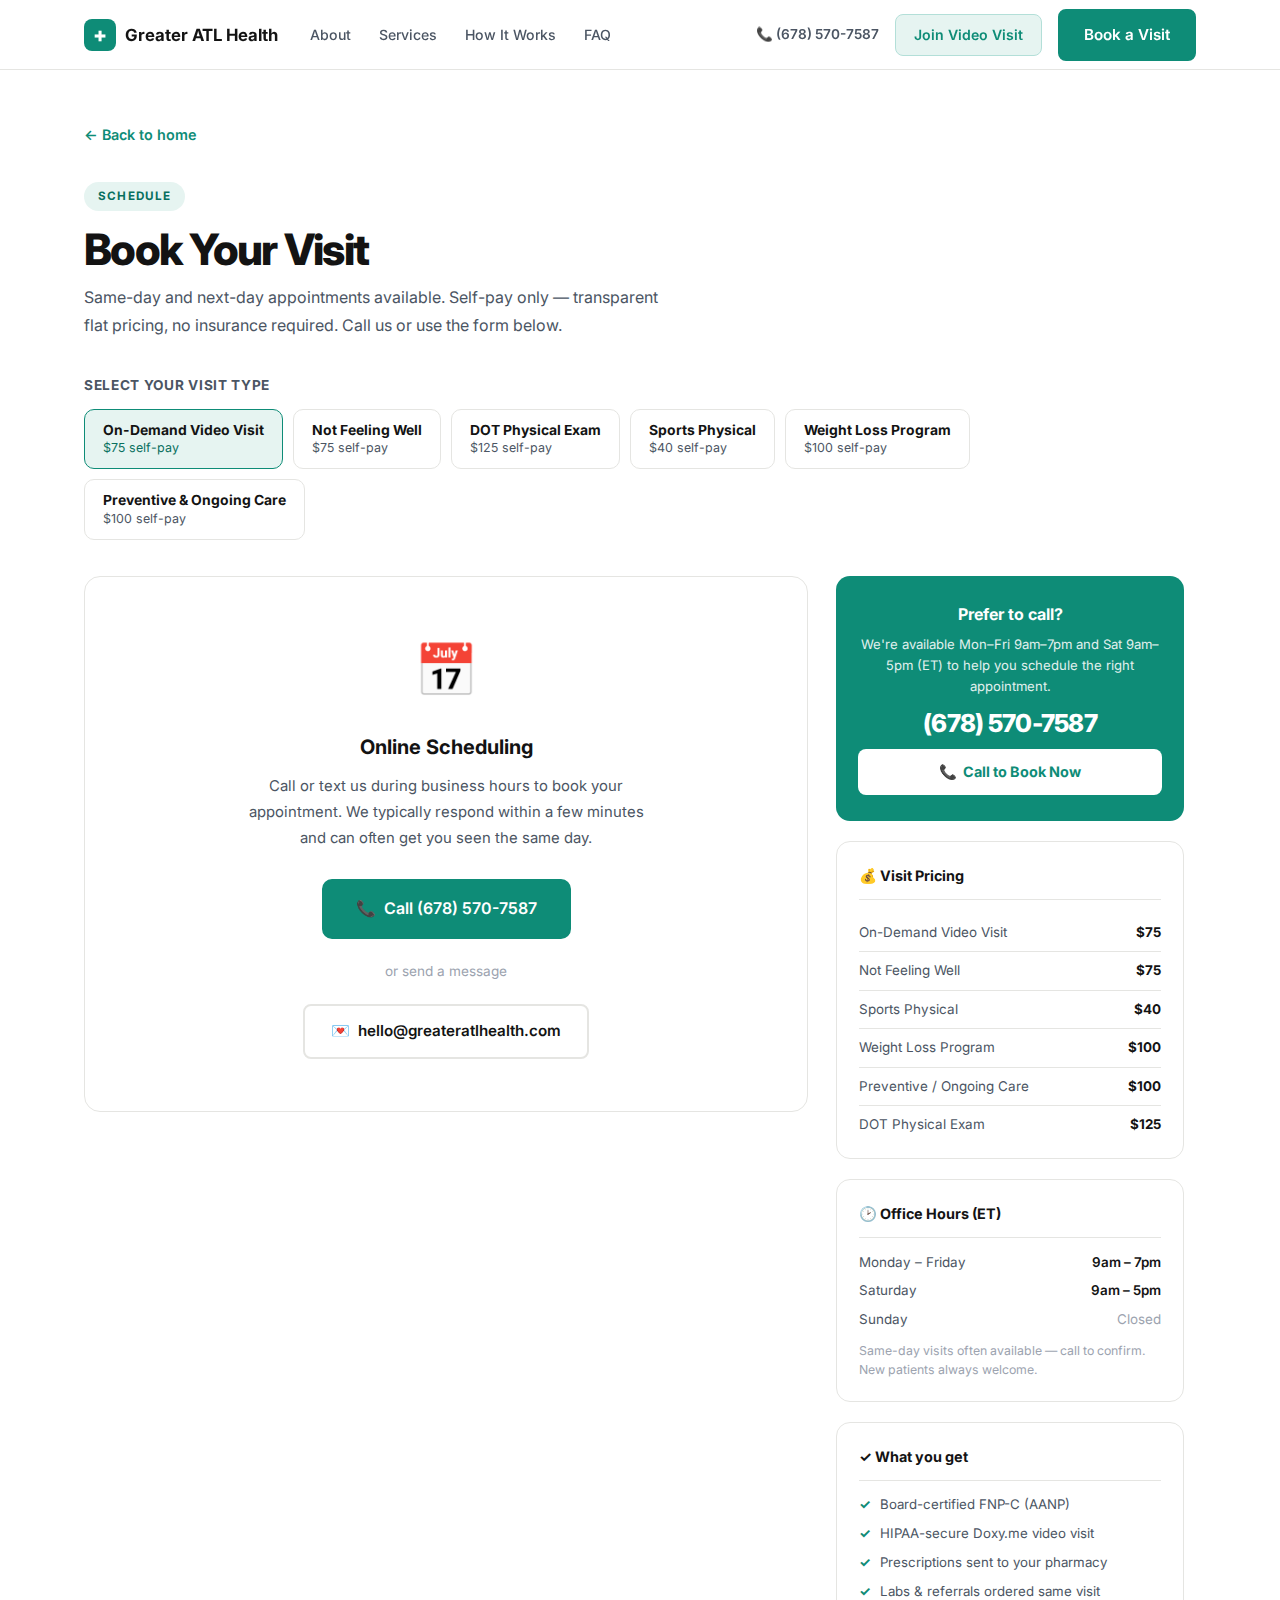
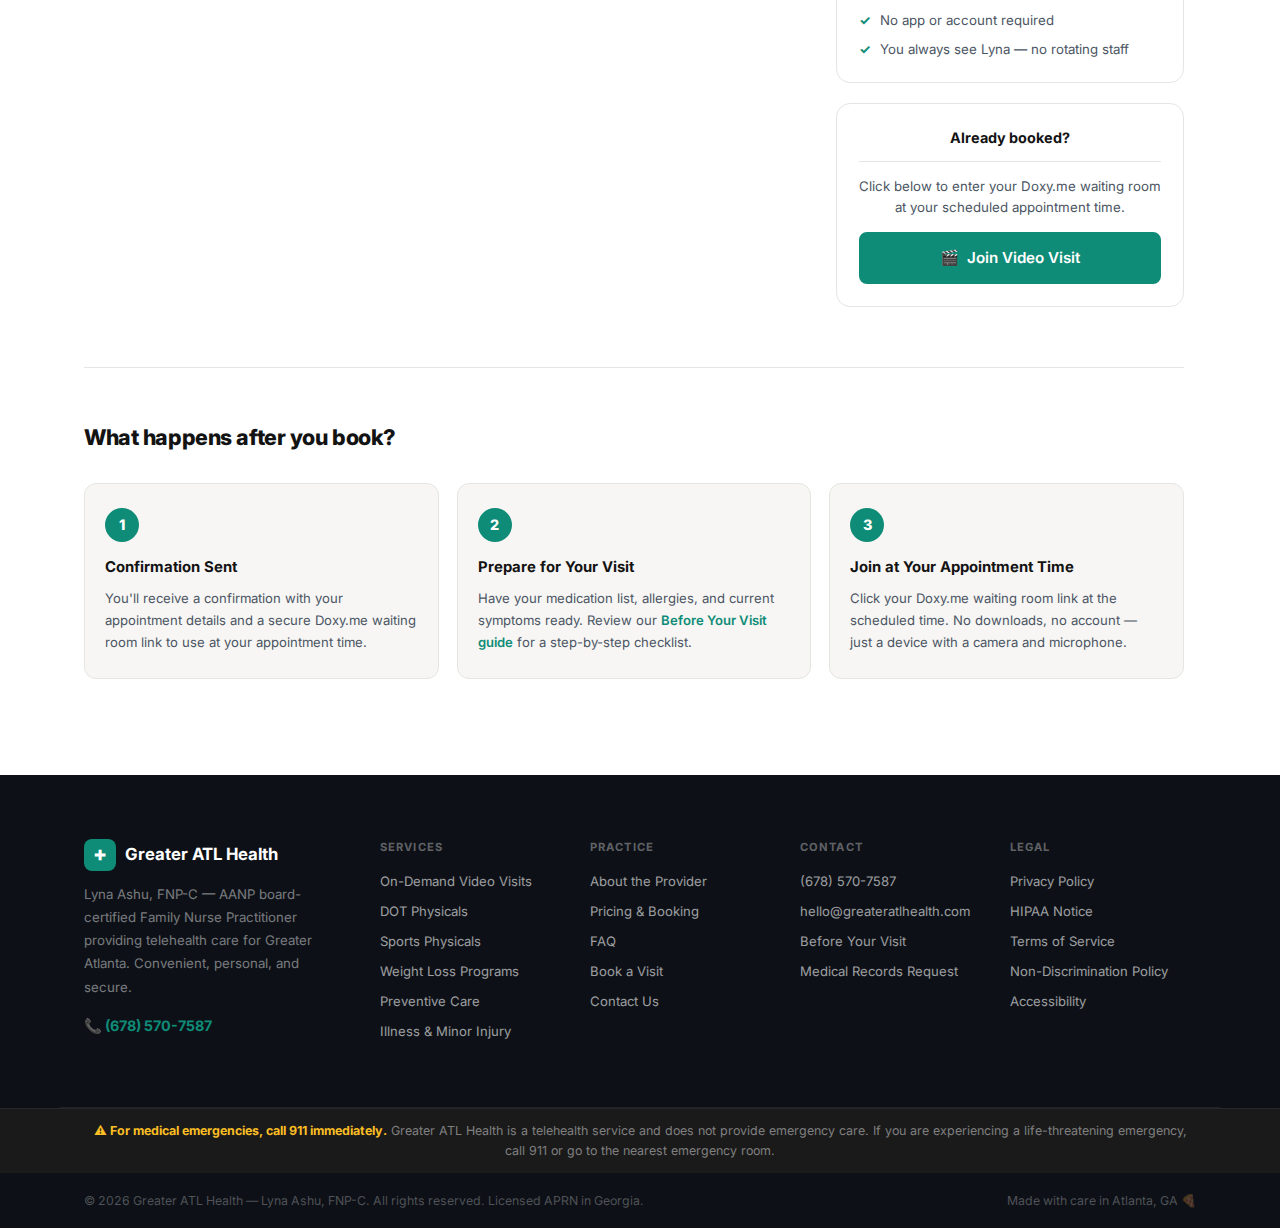
<file: book.html>
<!DOCTYPE html>
<html lang="en">
<head>
  <meta charset="UTF-8" />
  <meta name="viewport" content="width=device-width, initial-scale=1.0" />
  <meta name="theme-color" content="#0e8c77" />
  <meta name="robots" content="index, follow" />
  <title>Book a Visit | Greater ATL Health — Lyna Ashu, FNP-C</title>
  <meta name="description" content="Book a telehealth visit with Lyna Ashu, FNP-C. Same-day appointments available Mon–Fri 9am–7pm and Sat 9am–5pm. On-demand video visits, DOT physicals, sports physicals, weight loss programs, and more." />
  <link rel="canonical" href="https://www.greateratlhealth.com/book" />
  <link rel="icon" type="image/svg+xml" href="/favicon.svg" />
  <link rel="manifest" href="/manifest.json" />
  <link rel="preconnect" href="https://fonts.googleapis.com" />
  <link rel="preconnect" href="https://fonts.gstatic.com" crossorigin />
  <link rel="preload" href="https://fonts.googleapis.com/css2?family=Inter:wght@400;500;600;700;800&display=swap" as="style" onload="this.onload=null;this.rel='stylesheet'" />
  <noscript><link rel="stylesheet" href="https://fonts.googleapis.com/css2?family=Inter:wght@400;500;600;700;800&display=swap" /></noscript>
  <link rel="stylesheet" href="styles.css?v=4" />
  <style>
    /* ---- Book page layout ---- */
    .book-page { padding: calc(var(--nav-h) + 52px) 0 96px; }
    .book-content { max-width: 1100px; }

    .back-link {
      display: inline-flex; align-items: center; gap: 6px;
      color: var(--accent); font-weight: 600; font-size: 0.9rem; margin-bottom: 36px;
    }
    .back-link:hover { text-decoration: underline; }

    .book-page-header { margin-bottom: 36px; }
    .book-page-header h1 {
      font-size: clamp(1.9rem, 4vw, 2.7rem); font-weight: 800;
      letter-spacing: -.04em; line-height: 1.15; margin-bottom: 10px;
    }
    .book-page-header p {
      color: var(--text-2); font-size: 1rem; line-height: 1.7; max-width: 580px;
    }

    /* ---- Visit type selector ---- */
    .visit-select-label {
      font-size: 0.85rem; font-weight: 700; text-transform: uppercase;
      letter-spacing: .05em; color: var(--text-2); margin-bottom: 12px;
    }
    .visit-type-tabs {
      display: flex; flex-wrap: wrap; gap: 10px; margin-bottom: 36px;
    }
    .vt-tab {
      background: var(--white); border: 1.5px solid var(--border);
      border-radius: 10px; padding: 11px 18px; cursor: pointer;
      text-align: left; transition: border-color .18s, background .18s;
      font-family: inherit; line-height: 1.35;
    }
    .vt-tab:hover { border-color: var(--accent-mid); }
    .vt-tab.active { border-color: var(--accent); background: var(--accent-light); }
    .vt-tab strong { display: block; font-size: 0.87rem; color: var(--text); }
    .vt-tab em { font-size: 0.78rem; color: var(--text-2); font-style: normal; }
    .vt-tab.active em { color: var(--accent-dark); }

    /* ---- Two-column booking layout ---- */
    .booking-layout {
      display: grid; grid-template-columns: 1fr 348px; gap: 28px; align-items: start;
    }

    /* ---- Scheduler column ---- */
    .calendly-container {
      background: var(--white); border: 1.5px solid var(--border);
      border-radius: 16px; overflow: hidden;
    }
    .calendly-frame {
      width: 100%; min-height: 700px; border: 0; display: block;
    }
    .calendly-placeholder {
      padding: 52px 40px; text-align: center;
    }
    .calendly-placeholder .placeholder-icon { font-size: 3.2rem; margin-bottom: 20px; }
    .calendly-placeholder h3 {
      font-size: 1.25rem; font-weight: 700; margin-bottom: 10px; color: var(--text);
    }
    .calendly-placeholder p {
      color: var(--text-2); font-size: 0.93rem; line-height: 1.75;
      max-width: 400px; margin: 0 auto 28px;
    }
    .or-divider {
      display: flex; align-items: center; gap: 12px;
      margin: 22px auto; color: var(--text-3); font-size: 0.85rem; max-width: 340px;
    }
    .or-divider::before, .or-divider::after {
      content: ''; flex: 1; height: 1px; background: var(--border);
    }
    .placeholder-actions { display: flex; flex-direction: column; align-items: center; gap: 0; }

    /* ---- Sidebar ---- */
    .booking-sidebar { display: flex; flex-direction: column; gap: 20px; }

    .phone-cta-card {
      background: var(--accent); border-radius: 14px; padding: 26px 22px;
      color: #fff; text-align: center;
    }
    .phone-cta-card h3 { font-size: 1rem; font-weight: 700; margin-bottom: 6px; }
    .phone-cta-card p { font-size: 0.82rem; opacity: 0.88; margin-bottom: 14px; line-height: 1.6; }
    .phone-cta-card .phone-number {
      display: block; font-size: 1.55rem; font-weight: 800;
      color: #fff; letter-spacing: -.03em; margin-bottom: 14px; line-height: 1;
    }
    .phone-cta-card .phone-number:hover { opacity: 0.88; }
    .btn-white {
      display: inline-flex; align-items: center; justify-content: center;
      background: #fff; color: var(--accent); font-weight: 700;
      font-size: 0.9rem; padding: 11px 20px; border-radius: 8px;
      width: 100%; transition: opacity .18s; font-family: inherit;
    }
    .btn-white:hover { opacity: 0.92; }

    .sidebar-card {
      background: var(--white); border: 1.5px solid var(--border);
      border-radius: 14px; padding: 22px;
    }
    .sidebar-card h3 {
      font-size: 0.9rem; font-weight: 700; margin-bottom: 14px;
      padding-bottom: 12px; border-bottom: 1px solid var(--border);
    }

    .price-row {
      display: flex; justify-content: space-between; align-items: center;
      padding: 8px 0; border-bottom: 1px solid var(--border); font-size: 0.84rem;
    }
    .price-row:last-child { border-bottom: none; padding-bottom: 0; }
    .price-row .pname { color: var(--text-2); }
    .price-row strong { color: var(--text); }

    .hours-list { display: flex; flex-direction: column; gap: 7px; }
    .hours-row { display: flex; justify-content: space-between; font-size: 0.84rem; }
    .hours-row .day { color: var(--text-2); }
    .hours-row .time { font-weight: 600; color: var(--text); }
    .hours-row .closed { color: var(--text-3); }
    .hours-note {
      font-size: 0.77rem; color: var(--text-3); margin-top: 12px; line-height: 1.5;
    }

    .trust-list { display: flex; flex-direction: column; gap: 9px; }
    .trust-list li {
      display: flex; align-items: flex-start; gap: 9px;
      font-size: 0.83rem; color: var(--text-2); line-height: 1.5;
    }
    .trust-check { color: var(--accent); font-weight: 700; flex-shrink: 0; }

    /* ---- What happens next ---- */
    .expect-section { margin-top: 60px; padding-top: 52px; border-top: 1px solid var(--border); }
    .expect-section h2 {
      font-size: 1.35rem; font-weight: 800; letter-spacing: -.02em;
      margin-bottom: 28px;
    }
    .expect-grid { display: grid; grid-template-columns: repeat(3, 1fr); gap: 18px; }
    .expect-card {
      background: var(--bg); border: 1.5px solid var(--border);
      border-radius: 12px; padding: 24px 20px;
    }
    .expect-num {
      display: flex; align-items: center; justify-content: center;
      width: 34px; height: 34px; border-radius: 50%;
      background: var(--accent); color: #fff;
      font-weight: 800; font-size: 0.9rem; margin-bottom: 14px; flex-shrink: 0;
    }
    .expect-card h3 { font-size: 0.93rem; font-weight: 700; margin-bottom: 7px; }
    .expect-card p { font-size: 0.82rem; color: var(--text-2); line-height: 1.7; margin: 0; }
    .expect-card a { color: var(--accent); font-weight: 600; }
    .expect-card a:hover { text-decoration: underline; }

    /* ---- Responsive ---- */
    @media (max-width: 920px) {
      .booking-layout { grid-template-columns: 1fr; }
      .booking-sidebar {
        order: -1; display: grid;
        grid-template-columns: repeat(2, 1fr);
      }
      .phone-cta-card { grid-column: 1 / -1; }
    }
    @media (max-width: 640px) {
      .booking-sidebar { grid-template-columns: 1fr; }
      .expect-grid { grid-template-columns: 1fr; }
      .visit-type-tabs { gap: 8px; }
      .vt-tab { padding: 9px 13px; }
      .vt-tab strong { font-size: 0.82rem; }
    }
  </style>
</head>
<body>

  <!-- ==============================
       NAV
  =============================== -->
  <header class="nav" id="nav">
    <div class="container nav-inner">
      <a href="https://www.greateratlhealth.com" class="logo">
        <span class="logo-cross">+</span>
        Greater ATL Health
      </a>
      <nav class="nav-links" id="navLinks">
        <a href="/#about">About</a>
        <a href="/#services">Services</a>
        <a href="/#how-it-works">How It Works</a>
        <a href="/#faq">FAQ</a>
        <a href="/book" class="btn-primary nav-book-mobile">Book a Visit &rarr;</a>
      </nav>
      <div class="nav-actions">
        <a href="tel:+16785707587" class="nav-phone">&#128222; (678) 570-7587</a>
        <span class="nav-join-wrap">
          <a href="https://doxy.me/lynanp" target="_blank" rel="noopener noreferrer" class="btn-join-visit">Join Video Visit</a>
        </span>
        <a href="/book" class="btn-primary">Book a Visit</a>
      </div>
      <button class="hamburger" id="hamburger" aria-label="Open menu">
        <span></span><span></span><span></span>
      </button>
    </div>
  </header>

  <main class="book-page">
    <div class="container">
      <div class="book-content">

        <a href="/" class="back-link">&#8592; Back to home</a>

        <div class="book-page-header">
          <div class="section-tag">Schedule</div>
          <h1>Book Your Visit</h1>
          <p>Same-day and next-day appointments available. Self-pay only — transparent flat pricing, no insurance required. Call us or use the form below.</p>
        </div>

        <!-- Visit type selector -->
        <div class="visit-select-label">Select your visit type</div>
        <div class="visit-type-tabs" id="visitTypeTabs">
          <button class="vt-tab active" data-type="ondemand">
            <strong>On-Demand Video Visit</strong>
            <em>$75 self-pay</em>
          </button>
          <button class="vt-tab" data-type="notwell">
            <strong>Not Feeling Well</strong>
            <em>$75 self-pay</em>
          </button>
          <button class="vt-tab" data-type="dot">
            <strong>DOT Physical Exam</strong>
            <em>$125 self-pay</em>
          </button>
          <button class="vt-tab" data-type="sports">
            <strong>Sports Physical</strong>
            <em>$40 self-pay</em>
          </button>
          <button class="vt-tab" data-type="weightloss">
            <strong>Weight Loss Program</strong>
            <em>$100 self-pay</em>
          </button>
          <button class="vt-tab" data-type="preventive">
            <strong>Preventive &amp; Ongoing Care</strong>
            <em>$100 self-pay</em>
          </button>
        </div>

        <div class="booking-layout">

          <!-- ---- Scheduler (Calendly) column ---- -->
          <div class="scheduler-col">
            <div class="calendly-container" id="schedulerContainer">

              <!--
                CALENDLY EMBED — configure to activate.
                1. Sign up free at calendly.com
                2. Create event types for each visit type (optional: one per type for separate pricing)
                3. Replace REPLACE_WITH_YOUR_CALENDLY_USERNAME below
                4. Remove the <div class="calendly-placeholder"> block and uncomment the <iframe> below
              -->

              <div class="calendly-placeholder" id="calendlyPlaceholder">
                <div class="placeholder-icon">&#128197;</div>
                <h3>Online Scheduling</h3>
                <p>
                  Call or text us during business hours to book your appointment.
                  We typically respond within a few minutes and can often get you
                  seen the same day.
                </p>
                <div class="placeholder-actions">
                  <a href="tel:+16785707587" class="btn-primary btn-lg">
                    &#128222;&nbsp; Call (678) 570-7587
                  </a>
                  <div class="or-divider">or send a message</div>
                  <a href="mailto:hello@greateratlhealth.com?subject=Appointment%20Request" class="btn-outline-dark" style="min-width:260px;justify-content:center;">
                    &#128140;&nbsp; hello@greateratlhealth.com
                  </a>
                </div>
              </div>

              <!--
              <iframe
                id="calendlyFrame"
                class="calendly-frame"
                src="https://calendly.com/REPLACE_WITH_YOUR_CALENDLY_USERNAME?hide_gdpr_banner=1&primary_color=0e8c77"
                title="Schedule an appointment with Greater ATL Health"
                loading="lazy"
              ></iframe>
              -->

            </div>
          </div>

          <!-- ---- Sidebar ---- -->
          <div class="booking-sidebar">

            <!-- Phone CTA -->
            <div class="phone-cta-card">
              <h3>Prefer to call?</h3>
              <p>We're available Mon–Fri 9am–7pm and Sat 9am–5pm (ET) to help you schedule the right appointment.</p>
              <a href="tel:+16785707587" class="phone-number">(678) 570-7587</a>
              <a href="tel:+16785707587" class="btn-white">&#128222;&nbsp; Call to Book Now</a>
            </div>

            <!-- Pricing -->
            <div class="sidebar-card">
              <h3>&#128176; Visit Pricing</h3>
              <div class="price-row">
                <span class="pname">On-Demand Video Visit</span>
                <strong>$75</strong>
              </div>
              <div class="price-row">
                <span class="pname">Not Feeling Well</span>
                <strong>$75</strong>
              </div>
              <div class="price-row">
                <span class="pname">Sports Physical</span>
                <strong>$40</strong>
              </div>
              <div class="price-row">
                <span class="pname">Weight Loss Program</span>
                <strong>$100</strong>
              </div>
              <div class="price-row">
                <span class="pname">Preventive / Ongoing Care</span>
                <strong>$100</strong>
              </div>
              <div class="price-row">
                <span class="pname">DOT Physical Exam</span>
                <strong>$125</strong>
              </div>
            </div>

            <!-- Hours -->
            <div class="sidebar-card">
              <h3>&#128337; Office Hours (ET)</h3>
              <div class="hours-list">
                <div class="hours-row">
                  <span class="day">Monday – Friday</span>
                  <span class="time">9am – 7pm</span>
                </div>
                <div class="hours-row">
                  <span class="day">Saturday</span>
                  <span class="time">9am – 5pm</span>
                </div>
                <div class="hours-row">
                  <span class="day">Sunday</span>
                  <span class="closed">Closed</span>
                </div>
              </div>
              <p class="hours-note">Same-day visits often available — call to confirm. New patients always welcome.</p>
            </div>

            <!-- Trust signals -->
            <div class="sidebar-card">
              <h3>&#10003; What you get</h3>
              <ul class="trust-list">
                <li><span class="trust-check">&#10003;</span> Board-certified FNP-C (AANP)</li>
                <li><span class="trust-check">&#10003;</span> HIPAA-secure Doxy.me video visit</li>
                <li><span class="trust-check">&#10003;</span> Prescriptions sent to your pharmacy</li>
                <li><span class="trust-check">&#10003;</span> Labs &amp; referrals ordered same visit</li>
                <li><span class="trust-check">&#10003;</span> No app or account required</li>
                <li><span class="trust-check">&#10003;</span> You always see Lyna — no rotating staff</li>
              </ul>
            </div>

            <!-- Join visit -->
            <div class="sidebar-card" style="text-align:center;">
              <h3>Already booked?</h3>
              <p style="font-size:0.83rem;color:var(--text-2);margin-bottom:14px;line-height:1.6;">
                Click below to enter your Doxy.me waiting room at your scheduled appointment time.
              </p>
              <a
                href="https://doxy.me/lynanp"
                target="_blank"
                rel="noopener noreferrer"
                class="btn-primary"
                style="width:100%;justify-content:center;"
              >
                &#127916;&nbsp; Join Video Visit
              </a>
            </div>

          </div>
        </div>

        <!-- What happens next -->
        <div class="expect-section">
          <h2>What happens after you book?</h2>
          <div class="expect-grid">
            <div class="expect-card">
              <div class="expect-num">1</div>
              <h3>Confirmation Sent</h3>
              <p>You'll receive a confirmation with your appointment details and a secure Doxy.me waiting room link to use at your appointment time.</p>
            </div>
            <div class="expect-card">
              <div class="expect-num">2</div>
              <h3>Prepare for Your Visit</h3>
              <p>Have your medication list, allergies, and current symptoms ready. Review our <a href="/prepare">Before Your Visit guide</a> for a step-by-step checklist.</p>
            </div>
            <div class="expect-card">
              <div class="expect-num">3</div>
              <h3>Join at Your Appointment Time</h3>
              <p>Click your Doxy.me waiting room link at the scheduled time. No downloads, no account — just a device with a camera and microphone.</p>
            </div>
          </div>
        </div>

      </div>
    </div>
  </main>

  <!-- ==============================
       FOOTER
  =============================== -->
  <footer class="footer">
    <div class="container footer-inner">
      <div class="footer-brand">
        <a href="https://www.greateratlhealth.com" class="logo logo-light">
          <span class="logo-cross">+</span>
          Greater ATL Health
        </a>
        <p>Lyna Ashu, FNP-C — AANP board-certified Family Nurse Practitioner providing telehealth care for Greater Atlanta. Convenient, personal, and secure.</p>
        <a href="tel:+16785707587" class="footer-phone">&#128222; (678) 570-7587</a>
      </div>
      <div class="footer-cols">
        <div class="footer-col">
          <h4>Services</h4>
          <a href="/#services">On-Demand Video Visits</a>
          <a href="/#services">DOT Physicals</a>
          <a href="/#services">Sports Physicals</a>
          <a href="/#services">Weight Loss Programs</a>
          <a href="/#services">Preventive Care</a>
          <a href="/#services">Illness &amp; Minor Injury</a>
        </div>
        <div class="footer-col">
          <h4>Practice</h4>
          <a href="/#about">About the Provider</a>
          <a href="/book">Pricing &amp; Booking</a>
          <a href="/#faq">FAQ</a>
          <a href="/book">Book a Visit</a>
          <a href="/contact">Contact Us</a>
        </div>
        <div class="footer-col">
          <h4>Contact</h4>
          <a href="tel:+16785707587">(678) 570-7587</a>
          <a href="mailto:hello@greateratlhealth.com">hello@greateratlhealth.com</a>
          <a href="/prepare">Before Your Visit</a>
          <a href="mailto:hello@greateratlhealth.com?subject=Medical%20Records%20Request">Medical Records Request</a>
        </div>
        <div class="footer-col">
          <h4>Legal</h4>
          <a href="/privacy">Privacy Policy</a>
          <a href="/hipaa">HIPAA Notice</a>
          <a href="/terms">Terms of Service</a>
          <a href="/nondiscrimination">Non-Discrimination Policy</a>
          <a href="/accessibility">Accessibility</a>
        </div>
      </div>
    </div>
    <div class="emergency-bar">
      <div class="container">
        <strong>&#9888; For medical emergencies, call 911 immediately.</strong>
        Greater ATL Health is a telehealth service and does not provide emergency care.
        If you are experiencing a life-threatening emergency, call 911 or go to the nearest emergency room.
      </div>
    </div>
    <div class="footer-bottom">
      <div class="container">
        <span>&copy; 2026 Greater ATL Health &mdash; Lyna Ashu, FNP-C. All rights reserved. Licensed APRN in Georgia.</span>
        <span>Made with care in Atlanta, GA &#127829;</span>
      </div>
    </div>
  </footer>

  <div class="mobile-cta-bar" id="mobileCta">
    <a href="tel:+16785707587" class="mobile-cta-call">&#128222; Call</a>
    <a href="/book" class="btn-primary mobile-cta-book">Book a Visit &rarr;</a>
  </div>

  <button class="back-to-top" id="backToTop" aria-label="Back to top">&#8593;</button>

  <script src="app.js?v=5"></script>
</body>
</html>
</file>
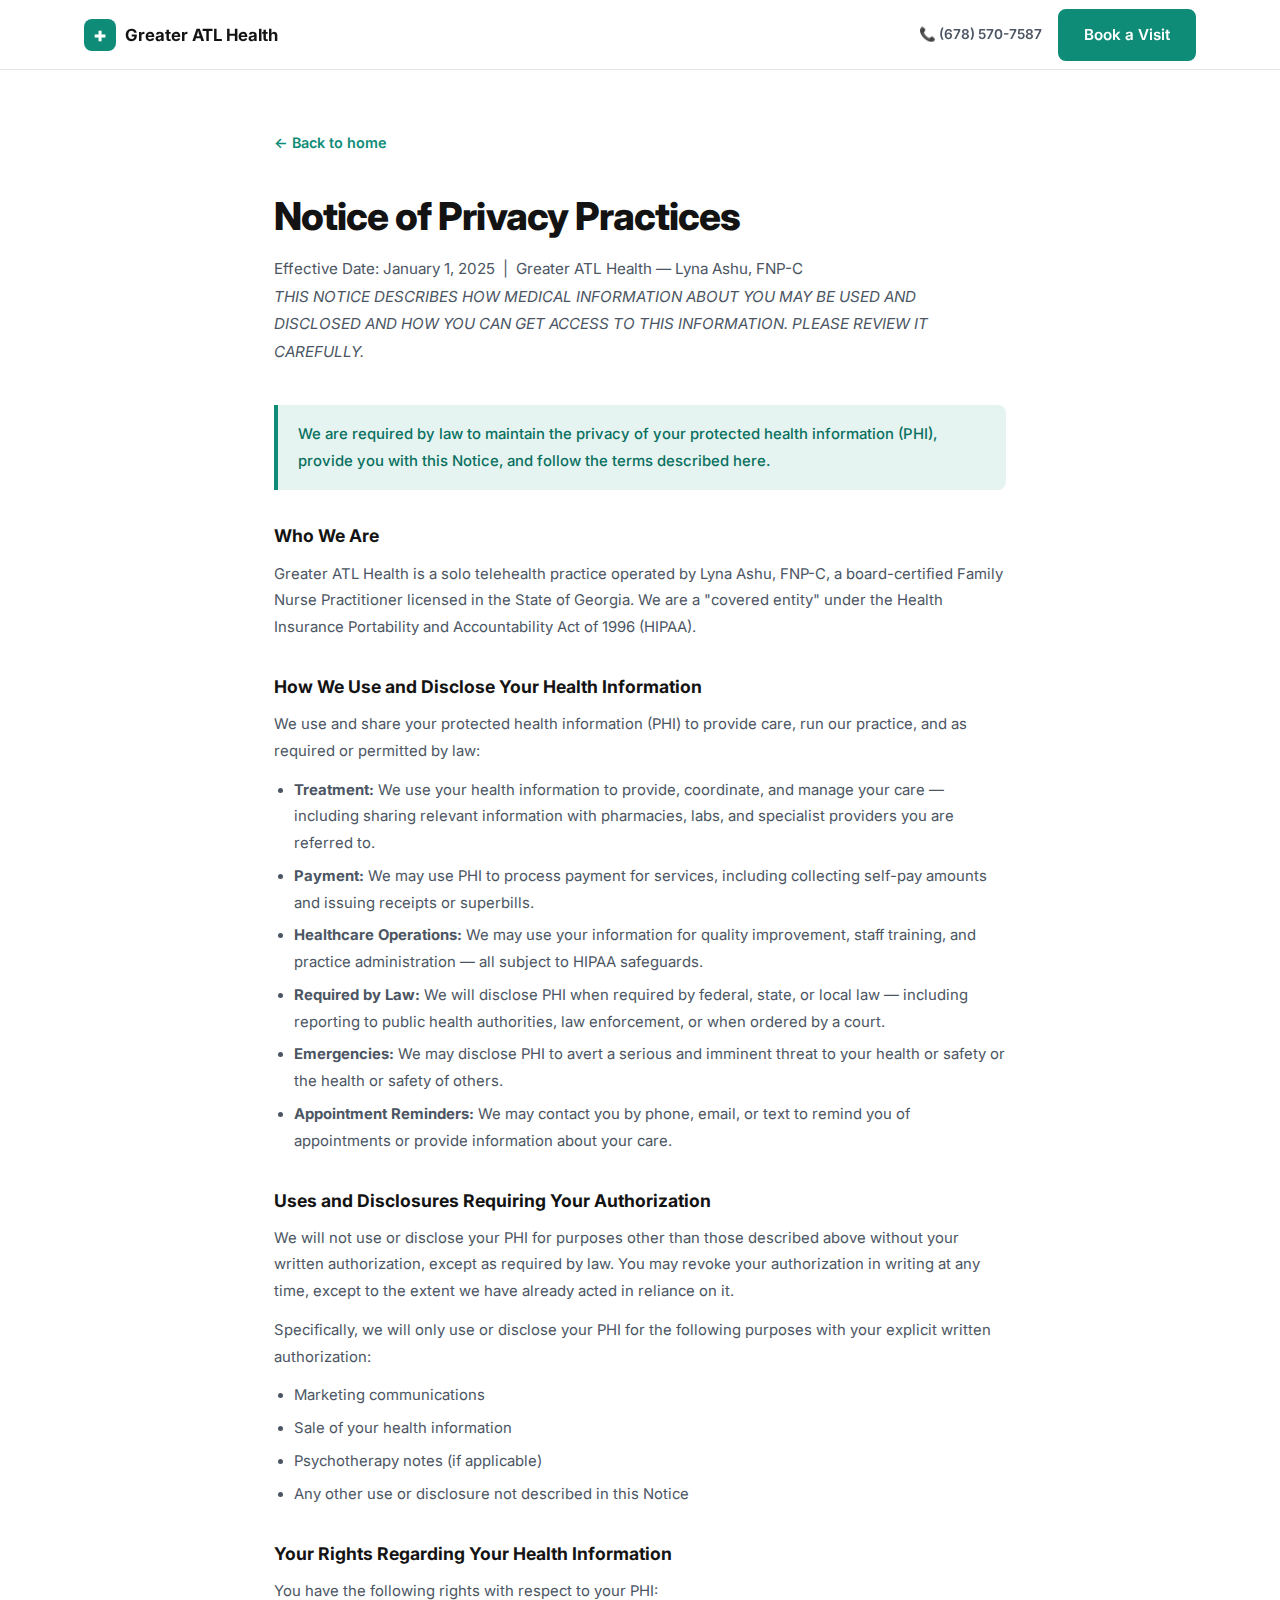
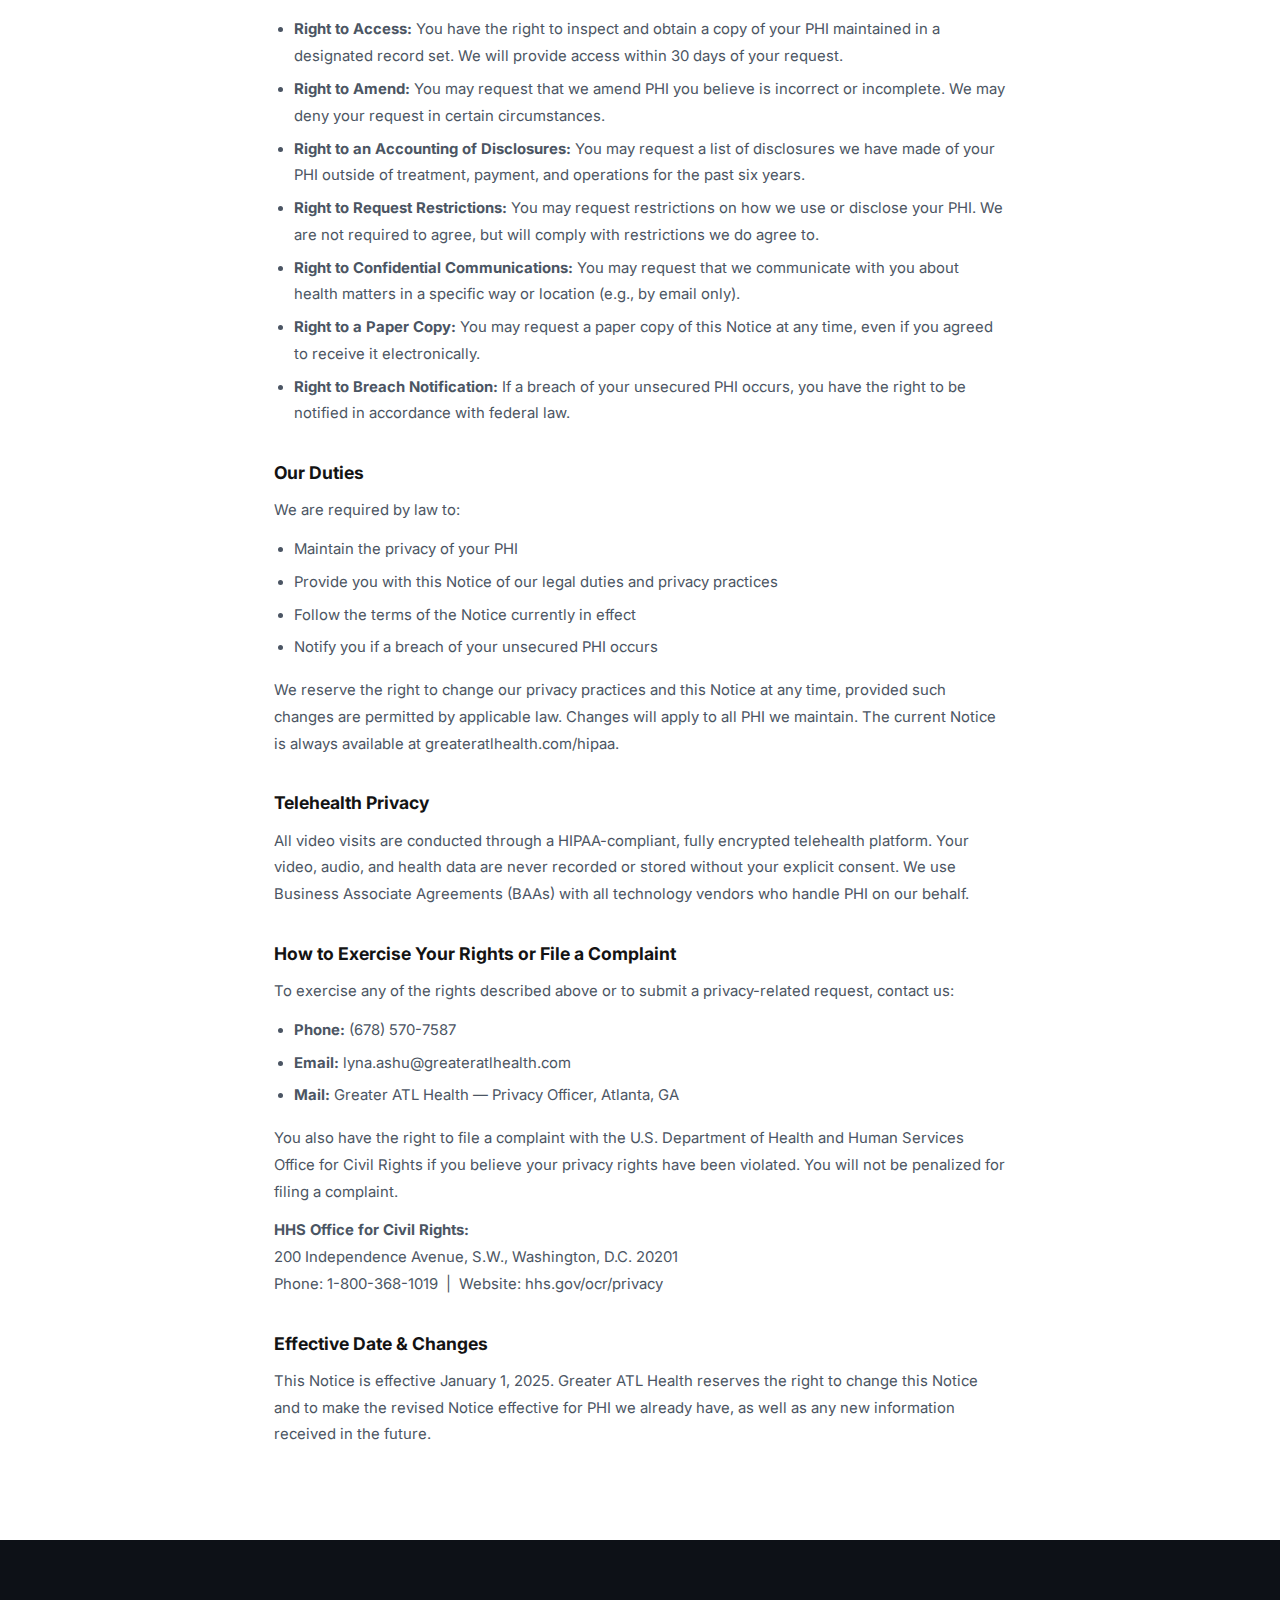
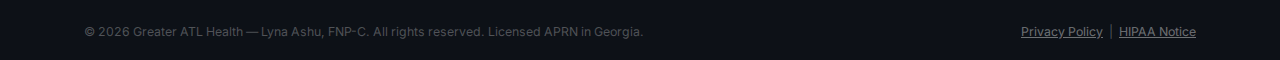
<file: hipaa.html>
<!DOCTYPE html>
<html lang="en">
<head>
  <meta charset="UTF-8" />
  <meta name="viewport" content="width=device-width, initial-scale=1.0" />
  <title>HIPAA Notice of Privacy Practices | Greater ATL Health</title>
  <meta name="description" content="Notice of Privacy Practices for Greater ATL Health — Lyna Ashu, FNP-C. Explains how we use and protect your protected health information." />
  <link rel="canonical" href="https://www.greateratlhealth.com/hipaa" />
  <link rel="icon" type="image/svg+xml" href="/favicon.svg" />
  <link rel="preconnect" href="https://fonts.googleapis.com" />
  <link rel="preconnect" href="https://fonts.gstatic.com" crossorigin />
  <link href="https://fonts.googleapis.com/css2?family=Inter:wght@400;500;600;700;800&display=swap" rel="stylesheet" />
  <link rel="stylesheet" href="styles.css?v=4" />
  <style>
    .legal-page { padding: calc(var(--nav-h) + 60px) 0 80px; }
    .legal-page h1 { font-size: clamp(1.8rem, 3vw, 2.4rem); font-weight: 800; letter-spacing: -.025em; margin-bottom: 8px; }
    .legal-page .subtitle { color: var(--text-2); font-size: 0.95rem; margin-bottom: 40px; }
    .legal-page h2 { font-size: 1.1rem; font-weight: 700; margin: 32px 0 10px; color: var(--text); }
    .legal-page p, .legal-page li { font-size: 0.93rem; color: var(--text-2); line-height: 1.8; margin-bottom: 12px; }
    .legal-page ul { padding-left: 20px; margin-bottom: 16px; }
    .legal-page ul li { list-style: disc; margin-bottom: 6px; }
    .legal-box {
      background: var(--accent-light); border-left: 4px solid var(--accent);
      border-radius: 0 8px 8px 0; padding: 16px 20px; margin: 24px 0;
    }
    .legal-box p { color: var(--accent-dark); font-weight: 500; margin: 0; }
    .legal-content { max-width: 780px; }
    .back-link { display: inline-flex; align-items: center; gap: 6px; color: var(--accent); font-weight: 600; font-size: 0.9rem; margin-bottom: 32px; }
    .back-link:hover { text-decoration: underline; }
  </style>
</head>
<body>

  <header class="nav" id="nav">
    <div class="container nav-inner">
      <a href="https://www.greateratlhealth.com" class="logo">
        <span class="logo-cross">+</span>
        Greater ATL Health
      </a>
      <div class="nav-actions">
        <a href="tel:+16785707587" class="nav-phone">&#128222; (678) 570-7587</a>
        <a href="https://www.greateratlhealth.com/#book" class="btn-primary">Book a Visit</a>
      </div>
    </div>
  </header>

  <main class="legal-page">
    <div class="container legal-content">

      <a href="/" class="back-link">&#8592; Back to home</a>

      <h1>Notice of Privacy Practices</h1>
      <p class="subtitle">
        Effective Date: January 1, 2025 &nbsp;|&nbsp; Greater ATL Health — Lyna Ashu, FNP-C<br />
        <em>THIS NOTICE DESCRIBES HOW MEDICAL INFORMATION ABOUT YOU MAY BE USED AND DISCLOSED AND HOW YOU CAN GET ACCESS TO THIS INFORMATION. PLEASE REVIEW IT CAREFULLY.</em>
      </p>

      <div class="legal-box">
        <p>We are required by law to maintain the privacy of your protected health information (PHI), provide you with this Notice, and follow the terms described here.</p>
      </div>

      <h2>Who We Are</h2>
      <p>Greater ATL Health is a solo telehealth practice operated by Lyna Ashu, FNP-C, a board-certified Family Nurse Practitioner licensed in the State of Georgia. We are a "covered entity" under the Health Insurance Portability and Accountability Act of 1996 (HIPAA).</p>

      <h2>How We Use and Disclose Your Health Information</h2>
      <p>We use and share your protected health information (PHI) to provide care, run our practice, and as required or permitted by law:</p>
      <ul>
        <li><strong>Treatment:</strong> We use your health information to provide, coordinate, and manage your care — including sharing relevant information with pharmacies, labs, and specialist providers you are referred to.</li>
        <li><strong>Payment:</strong> We may use PHI to process payment for services, including collecting self-pay amounts and issuing receipts or superbills.</li>
        <li><strong>Healthcare Operations:</strong> We may use your information for quality improvement, staff training, and practice administration — all subject to HIPAA safeguards.</li>
        <li><strong>Required by Law:</strong> We will disclose PHI when required by federal, state, or local law — including reporting to public health authorities, law enforcement, or when ordered by a court.</li>
        <li><strong>Emergencies:</strong> We may disclose PHI to avert a serious and imminent threat to your health or safety or the health or safety of others.</li>
        <li><strong>Appointment Reminders:</strong> We may contact you by phone, email, or text to remind you of appointments or provide information about your care.</li>
      </ul>

      <h2>Uses and Disclosures Requiring Your Authorization</h2>
      <p>We will not use or disclose your PHI for purposes other than those described above without your written authorization, except as required by law. You may revoke your authorization in writing at any time, except to the extent we have already acted in reliance on it.</p>
      <p>Specifically, we will only use or disclose your PHI for the following purposes with your explicit written authorization:</p>
      <ul>
        <li>Marketing communications</li>
        <li>Sale of your health information</li>
        <li>Psychotherapy notes (if applicable)</li>
        <li>Any other use or disclosure not described in this Notice</li>
      </ul>

      <h2>Your Rights Regarding Your Health Information</h2>
      <p>You have the following rights with respect to your PHI:</p>
      <ul>
        <li><strong>Right to Access:</strong> You have the right to inspect and obtain a copy of your PHI maintained in a designated record set. We will provide access within 30 days of your request.</li>
        <li><strong>Right to Amend:</strong> You may request that we amend PHI you believe is incorrect or incomplete. We may deny your request in certain circumstances.</li>
        <li><strong>Right to an Accounting of Disclosures:</strong> You may request a list of disclosures we have made of your PHI outside of treatment, payment, and operations for the past six years.</li>
        <li><strong>Right to Request Restrictions:</strong> You may request restrictions on how we use or disclose your PHI. We are not required to agree, but will comply with restrictions we do agree to.</li>
        <li><strong>Right to Confidential Communications:</strong> You may request that we communicate with you about health matters in a specific way or location (e.g., by email only).</li>
        <li><strong>Right to a Paper Copy:</strong> You may request a paper copy of this Notice at any time, even if you agreed to receive it electronically.</li>
        <li><strong>Right to Breach Notification:</strong> If a breach of your unsecured PHI occurs, you have the right to be notified in accordance with federal law.</li>
      </ul>

      <h2>Our Duties</h2>
      <p>We are required by law to:</p>
      <ul>
        <li>Maintain the privacy of your PHI</li>
        <li>Provide you with this Notice of our legal duties and privacy practices</li>
        <li>Follow the terms of the Notice currently in effect</li>
        <li>Notify you if a breach of your unsecured PHI occurs</li>
      </ul>
      <p>We reserve the right to change our privacy practices and this Notice at any time, provided such changes are permitted by applicable law. Changes will apply to all PHI we maintain. The current Notice is always available at <a href="https://www.greateratlhealth.com/hipaa">greateratlhealth.com/hipaa</a>.</p>

      <h2>Telehealth Privacy</h2>
      <p>All video visits are conducted through a HIPAA-compliant, fully encrypted telehealth platform. Your video, audio, and health data are never recorded or stored without your explicit consent. We use Business Associate Agreements (BAAs) with all technology vendors who handle PHI on our behalf.</p>

      <h2>How to Exercise Your Rights or File a Complaint</h2>
      <p>To exercise any of the rights described above or to submit a privacy-related request, contact us:</p>
      <ul>
        <li><strong>Phone:</strong> (678) 570-7587</li>
        <li><strong>Email:</strong> lyna.ashu@greateratlhealth.com</li>
        <li><strong>Mail:</strong> Greater ATL Health — Privacy Officer, Atlanta, GA</li>
      </ul>
      <p>You also have the right to file a complaint with the U.S. Department of Health and Human Services Office for Civil Rights if you believe your privacy rights have been violated. You will not be penalized for filing a complaint.</p>
      <p>
        <strong>HHS Office for Civil Rights:</strong><br />
        200 Independence Avenue, S.W., Washington, D.C. 20201<br />
        Phone: 1-800-368-1019 &nbsp;|&nbsp; Website: hhs.gov/ocr/privacy
      </p>

      <h2>Effective Date &amp; Changes</h2>
      <p>This Notice is effective January 1, 2025. Greater ATL Health reserves the right to change this Notice and to make the revised Notice effective for PHI we already have, as well as any new information received in the future.</p>

    </div>
  </main>

  <footer class="footer">
    <div class="footer-bottom">
      <div class="container">
        <span>&copy; 2026 Greater ATL Health &mdash; Lyna Ashu, FNP-C. All rights reserved. Licensed APRN in Georgia.</span>
        <span><a href="/privacy" style="color:rgba(255,255,255,.4);text-decoration:underline;">Privacy Policy</a> &nbsp;|&nbsp; <a href="/hipaa" style="color:rgba(255,255,255,.4);text-decoration:underline;">HIPAA Notice</a></span>
      </div>
    </div>
  </footer>

</body>
</html>
</file>
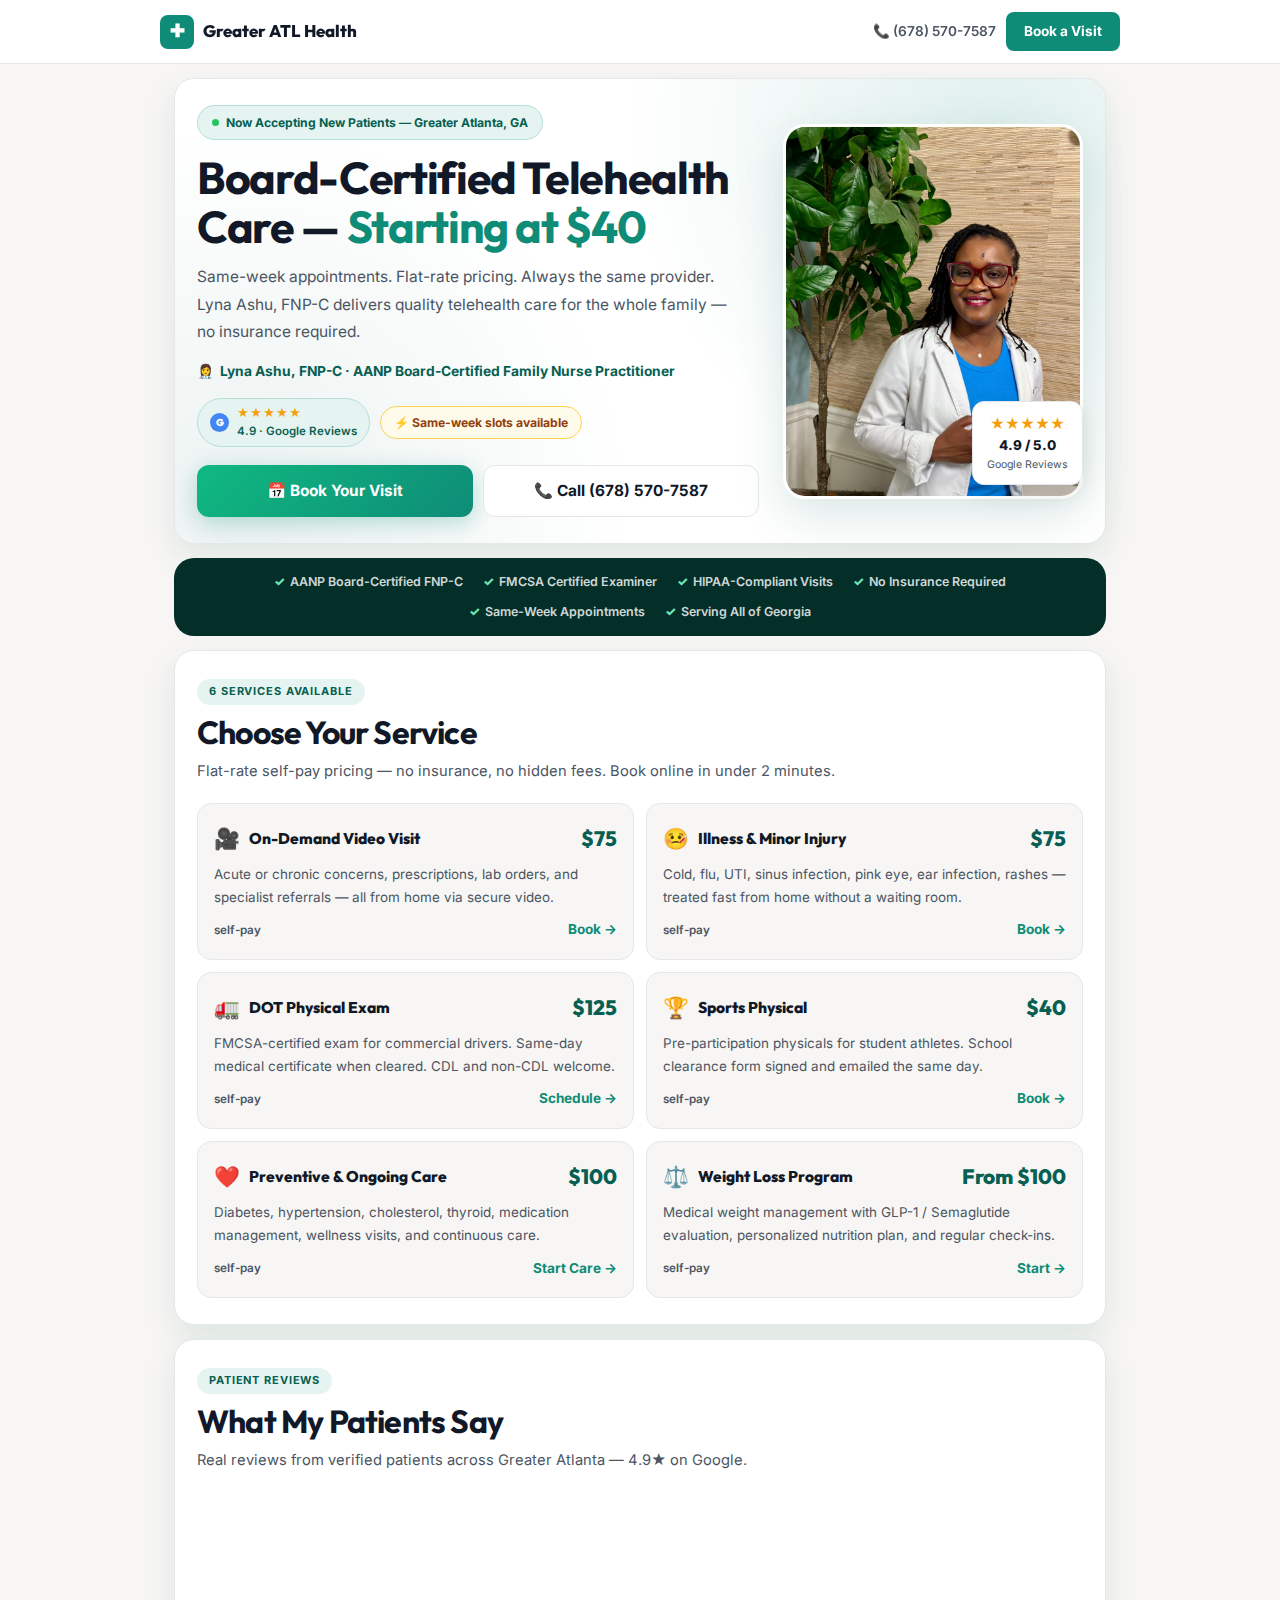
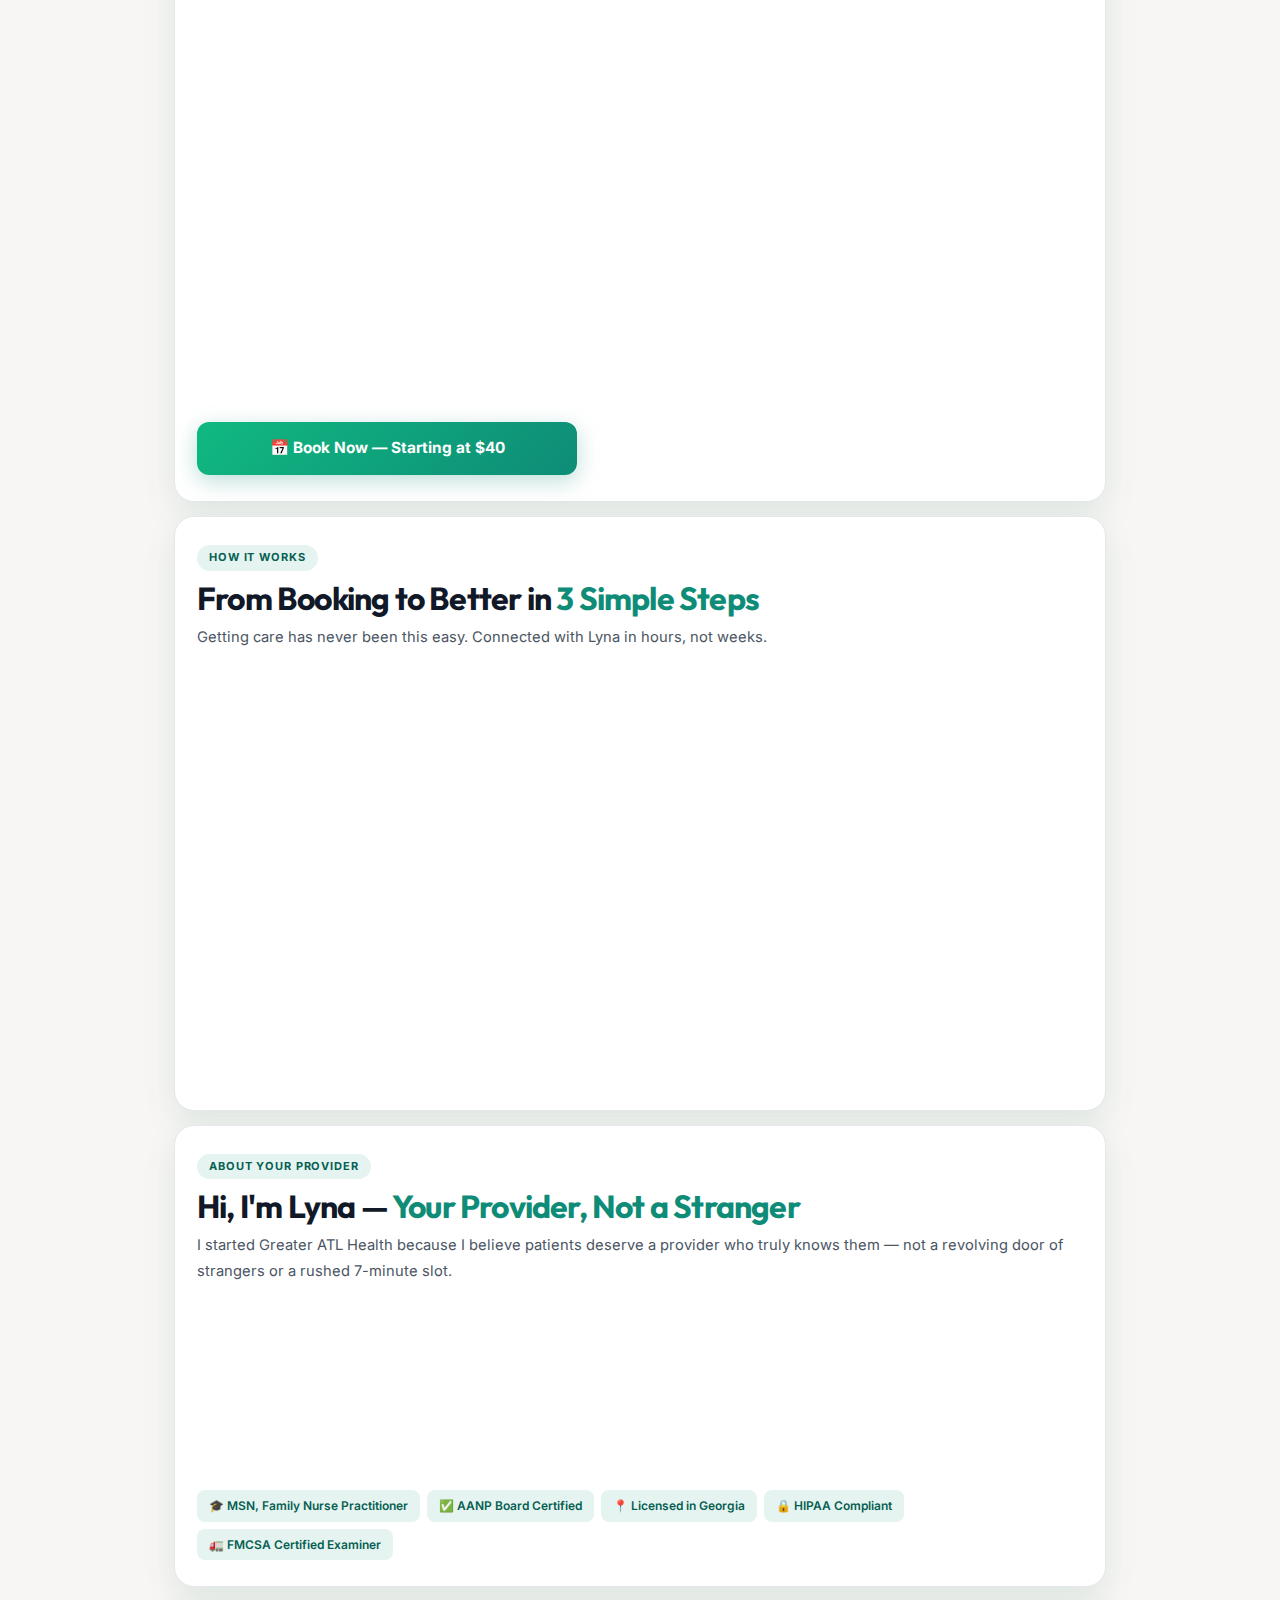
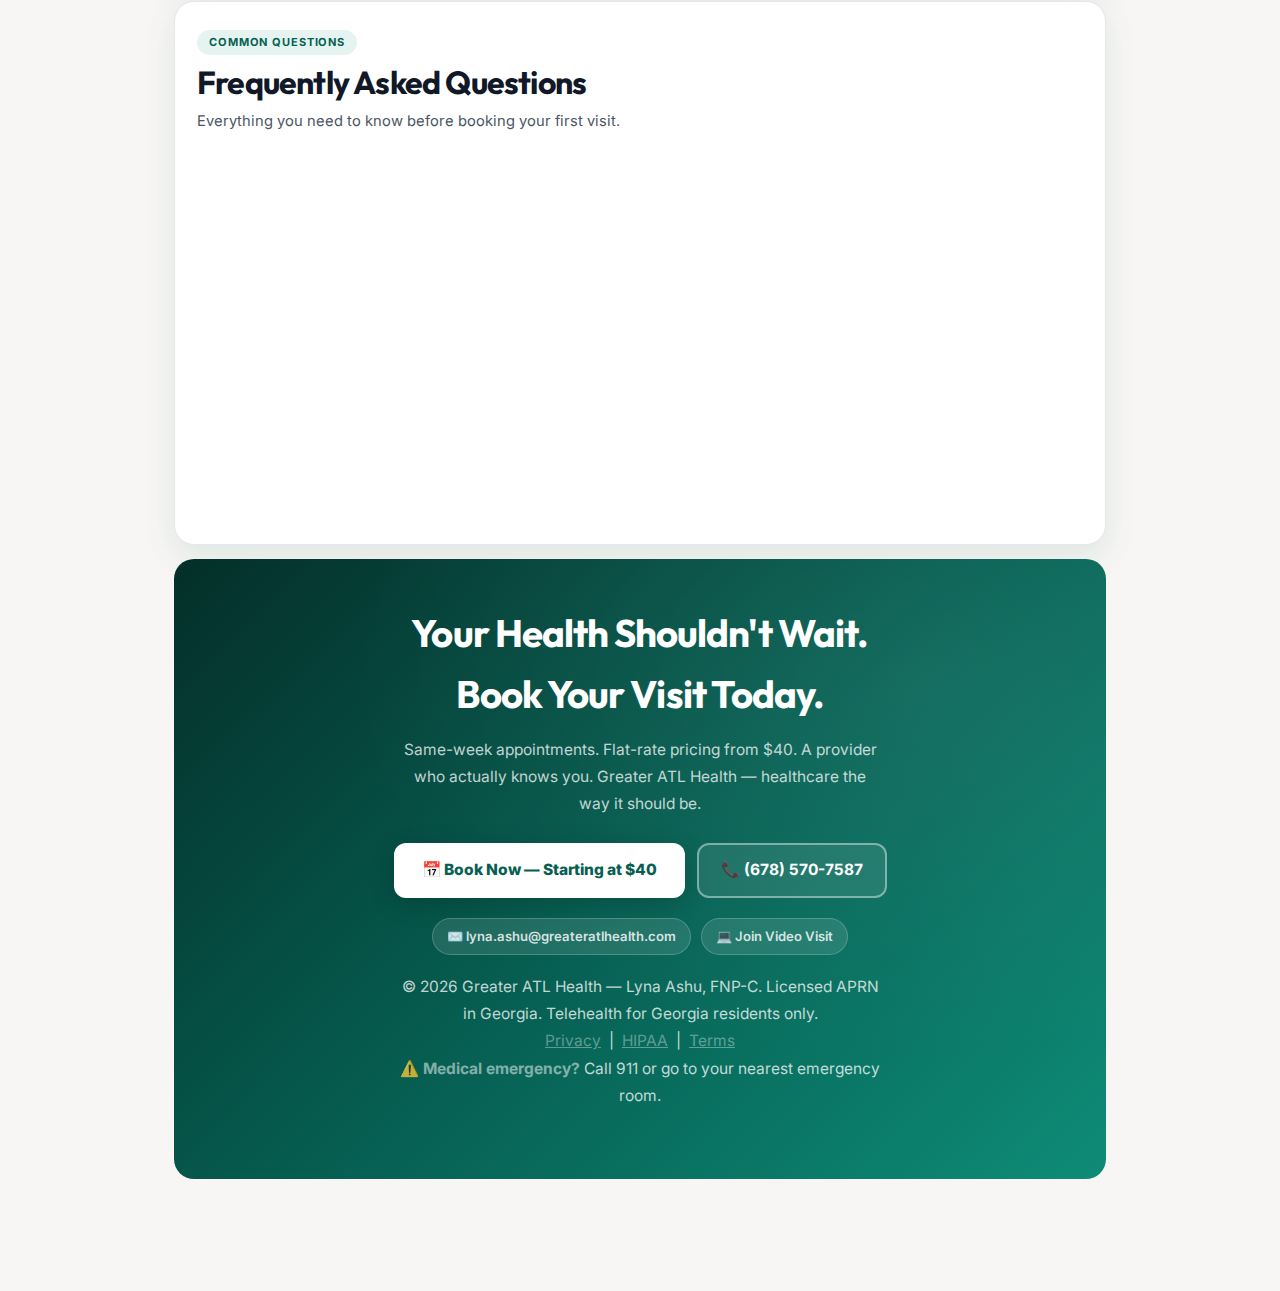
<file: landing.html>
<!DOCTYPE html>
<html lang="en">
<head>
  <meta charset="UTF-8" />
  <meta name="viewport" content="width=device-width, initial-scale=1.0" />
  <title>Greater ATL Health | Telehealth Atlanta — Starting at $40 | Lyna Ashu FNP-C</title>
  <meta name="description" content="Board-certified telehealth with Lyna Ashu, FNP-C. Video visits, DOT physicals, sports physicals, weight loss & more. Same-week appointments. No insurance needed. Starting at $40." />
  <link rel="canonical" href="https://www.greateratlhealth.com/landing" />
  <link rel="icon" type="image/svg+xml" href="/favicon.svg" />

  <!-- OG / Facebook / Instagram / TikTok -->
  <meta property="og:type"         content="website" />
  <meta property="og:site_name"    content="Greater ATL Health" />
  <meta property="og:url"          content="https://www.greateratlhealth.com/landing" />
  <meta property="og:title"        content="Greater ATL Health | Telehealth Atlanta — Starting at $40" />
  <meta property="og:description"  content="Board-certified telehealth with Lyna Ashu, FNP-C. Video visits, DOT physicals, sports physicals & more. Same-week appointments. No insurance." />
  <meta property="og:image"        content="https://www.greateratlhealth.com/og-image.png" />
  <meta property="og:image:width"  content="1200" />
  <meta property="og:image:height" content="630" />

  <!-- Twitter / X -->
  <meta name="twitter:card"        content="summary_large_image" />
  <meta name="twitter:title"       content="Greater ATL Health | Telehealth Care — Starting at $40" />
  <meta name="twitter:description" content="Same-week telehealth with Lyna Ashu, FNP-C. No insurance required. DOT physicals, sports physicals, video visits & more." />
  <meta name="twitter:image"       content="https://www.greateratlhealth.com/og-image.png" />

  <!-- Apple / PWA -->
  <meta name="apple-mobile-web-app-capable"          content="yes" />
  <meta name="apple-mobile-web-app-status-bar-style" content="black-translucent" />
  <meta name="theme-color" content="#065f52" />
  <link rel="apple-touch-icon" href="/favicon.svg" />

  <!-- Google Fonts -->
  <link rel="preconnect" href="https://fonts.googleapis.com" />
  <link rel="preconnect" href="https://fonts.gstatic.com" crossorigin />
  <link href="https://fonts.googleapis.com/css2?family=Inter:wght@400;500;600;700;800&family=Outfit:wght@700;800;900&display=swap" rel="stylesheet" />

  <style>
    /* ── TOKENS ─────────────────────────────────────────── */
    :root {
      --bg:           #f7f6f4;
      --surface:      #ffffff;
      --soft:         #e6f4f1;
      --primary:      #0e8c77;
      --primary-dark: #065f52;
      --primary-deep: #042f29;
      --text:         #111827;
      --muted:        #4b5563;
      --border:       #e5e7eb;
      --amber:        #f59e0b;
      --shadow:       0 12px 32px rgba(6,95,82,.10);
      --radius:       20px;
      --radius-sm:    14px;
      --max:          960px;
      --nav-h:        64px;
    }

    /* ── RESET ──────────────────────────────────────────── */
    *, *::before, *::after { box-sizing: border-box; margin: 0; padding: 0; }
    html { scroll-behavior: smooth; font-size: 16px; }
    body {
      font-family: 'Inter', -apple-system, BlinkMacSystemFont, sans-serif;
      background: var(--bg); color: var(--text);
      line-height: 1.6; -webkit-font-smoothing: antialiased;
      padding-bottom: 84px;
    }
    h1, h2, h3, h4 { font-family: 'Outfit', sans-serif; }
    a { text-decoration: none; color: inherit; }
    img { max-width: 100%; display: block; }

    /* ── LAYOUT ──────────────────────────────────────────── */
    .page {
      max-width: var(--max); margin: 0 auto;
      padding: calc(var(--nav-h) + 14px) 14px 28px;
      display: flex; flex-direction: column; gap: 14px;
    }
    .card {
      background: var(--surface); border: 1px solid var(--border);
      border-radius: var(--radius); box-shadow: var(--shadow);
    }

    /* ── NAV ─────────────────────────────────────────────── */
    .nav {
      position: fixed; top: 0; left: 0; right: 0; z-index: 100;
      height: var(--nav-h); background: rgba(255,255,255,.97);
      backdrop-filter: blur(14px); border-bottom: 1px solid var(--border);
      display: flex; align-items: center; padding: 0 18px;
      transition: box-shadow .3s;
    }
    .nav.scrolled { box-shadow: 0 2px 20px rgba(0,0,0,.08); }
    .nav-inner {
      display: flex; align-items: center; justify-content: space-between;
      width: 100%; max-width: var(--max); margin: 0 auto;
    }
    .nav-logo {
      display: flex; align-items: center; gap: 9px;
      font-family: 'Outfit', sans-serif; font-weight: 800; font-size: 1.05rem;
      color: var(--text);
    }
    .nav-logo-mark {
      width: 34px; height: 34px; background: var(--primary); border-radius: 8px;
      display: flex; align-items: center; justify-content: center;
      color: #fff; font-size: 1.1rem; font-weight: 900; flex-shrink: 0;
    }
    .nav-actions { display: flex; align-items: center; gap: 10px; }
    .nav-tel { font-size: .85rem; font-weight: 600; color: var(--muted); }
    .nav-tel:hover { color: var(--primary); }
    .nav-book {
      background: var(--primary); color: #fff;
      padding: 9px 18px; border-radius: 8px;
      font-size: .85rem; font-weight: 700; transition: background .2s;
    }
    .nav-book:hover { background: var(--primary-dark); }
    .hamburger {
      display: none; flex-direction: column; gap: 5px;
      background: none; border: none; cursor: pointer; padding: 5px; margin-left: 6px;
    }
    .hamburger span {
      display: block; width: 21px; height: 2px;
      background: var(--text); border-radius: 2px;
      transition: transform .25s, opacity .25s;
    }

    /* ── MOBILE DRAWER ───────────────────────────────────── */
    .drawer {
      display: none; flex-direction: column;
      position: fixed; top: var(--nav-h); left: 0; right: 0; z-index: 99;
      background: var(--surface); border-bottom: 1px solid var(--border);
      box-shadow: 0 8px 32px rgba(0,0,0,.1);
    }
    .drawer.open { display: flex; }
    .drawer a {
      font-size: .95rem; font-weight: 600; color: var(--text);
      padding: 14px 24px; border-bottom: 1px solid var(--border);
    }
    .drawer-book {
      margin: 12px 20px 16px; display: block; padding: 14px; text-align: center;
      background: var(--primary); color: #fff !important;
      border-radius: 10px; font-weight: 700; font-size: .95rem;
      border-bottom: none !important;
    }
    .drawer-book:hover { background: var(--primary-dark) !important; }

    /* ── HERO ────────────────────────────────────────────── */
    .hero {
      padding: 26px 22px;
      background:
        radial-gradient(circle at 88% 12%, rgba(14,140,119,.13), transparent 40%),
        radial-gradient(circle at 8% 92%, rgba(6,95,82,.08), transparent 40%),
        var(--surface);
    }
    .hero-grid { display: grid; gap: 24px; align-items: center; }
    .eyebrow {
      display: inline-flex; align-items: center; gap: 7px;
      background: var(--soft); color: var(--primary-dark);
      border: 1px solid #b3dfd8; padding: 7px 14px; border-radius: 999px;
      font-size: .76rem; font-weight: 700; margin-bottom: 14px;
    }
    .live-dot {
      width: 7px; height: 7px; background: #22c55e; border-radius: 50%;
      animation: livepulse 1.8s infinite;
    }
    @keyframes livepulse { 0%,100%{opacity:1;}50%{opacity:.3;} }
    .hero h1 {
      font-size: clamp(1.9rem, 5.5vw, 2.8rem);
      line-height: 1.08; letter-spacing: -.03em; margin-bottom: 12px;
    }
    .hero h1 em { font-style: normal; color: var(--primary); }
    .hero-sub {
      color: var(--muted); font-size: .97rem; line-height: 1.78;
      max-width: 540px; margin-bottom: 14px;
    }
    .provider-line {
      display: flex; align-items: center; gap: 6px;
      color: var(--primary-dark); font-size: .86rem; font-weight: 700;
      margin-bottom: 16px;
    }
    /* urgency + google badge */
    .hero-extras {
      display: flex; align-items: center; gap: 10px; flex-wrap: wrap;
      margin-bottom: 18px;
    }
    .urgency-pill {
      display: inline-flex; align-items: center; gap: 5px;
      background: #fffbeb; border: 1px solid #fcd34d;
      color: #92400e; font-size: .76rem; font-weight: 700;
      padding: 6px 13px; border-radius: 100px;
    }
    .google-badge {
      display: inline-flex; align-items: center; gap: 8px;
      background: var(--soft); border: 1px solid #b3dfd8;
      padding: 5px 12px; border-radius: 100px;
    }
    .google-g {
      width: 19px; height: 19px; border-radius: 50%; background: #4285f4;
      color: #fff; font-size: .62rem; font-weight: 900; font-family: 'Outfit', sans-serif;
      display: flex; align-items: center; justify-content: center; flex-shrink: 0;
    }
    .google-stars { color: var(--amber); font-size: .72rem; letter-spacing: 1px; }
    .google-label { color: var(--primary-dark); font-size: .72rem; font-weight: 600; }
    /* stats */
    .stats {
      display: grid; grid-template-columns: repeat(2,1fr);
      gap: 8px; margin-bottom: 20px;
    }
    .stat {
      background: var(--bg); border: 1px solid var(--border);
      border-radius: var(--radius-sm); padding: 11px 14px;
    }
    .stat strong {
      display: block; font-family: 'Outfit', sans-serif;
      font-size: 1.15rem; font-weight: 800; color: var(--text); margin-bottom: 2px;
    }
    .stat span { font-size: .71rem; color: var(--muted); }
    /* hero CTAs */
    .hero-actions { display: grid; gap: 10px; }
    /* hero photo */
    .hero-photo-wrap { position: relative; }
    .hero-photo {
      width: 100%; max-width: 320px; aspect-ratio: 4/5;
      object-fit: cover; object-position: center 18%;
      border-radius: 22px; border: 3px solid #fff;
      box-shadow: 0 16px 48px rgba(6,95,82,.15); margin: 0 auto;
    }
    .hero-rating-badge {
      position: absolute; bottom: 14px; right: 0;
      background: #fff; border: 1px solid var(--border); border-radius: 12px;
      padding: 10px 14px; box-shadow: 0 8px 24px rgba(0,0,0,.10);
      text-align: center;
    }
    .hrb-stars { color: var(--amber); font-size: .9rem; }
    .hrb-score { font-size: .84rem; font-weight: 800; color: var(--text); }
    .hrb-label { font-size: .66rem; color: var(--muted); }
    /* mobile-only provider strip */
    .mobile-provider {
      display: none;
      align-items: center; gap: 10px;
      background: var(--soft); border: 1px solid #b3dfd8;
      border-radius: 12px; padding: 10px 12px; margin-bottom: 16px;
    }
    .mp-photo {
      width: 44px; height: 44px; border-radius: 9px;
      object-fit: cover; object-position: center top;
      border: 2px solid rgba(14,140,119,.3); flex-shrink: 0;
    }
    .mp-name  { font-size: .86rem; font-weight: 800; color: var(--text); }
    .mp-title { font-size: .71rem; color: var(--muted); }

    /* ── TRUST BAR ───────────────────────────────────────── */
    .trust-bar {
      background: var(--primary-deep); color: rgba(255,255,255,.82);
      padding: 14px 22px; border-radius: var(--radius);
      display: flex; flex-wrap: wrap; gap: 10px 20px;
      align-items: center; justify-content: center;
      font-size: .78rem; font-weight: 600;
    }
    .trust-item { display: flex; align-items: center; gap: 5px; }
    .trust-item::before { content: '✓'; color: #6ee7b7; font-weight: 800; }

    /* ── SHARED SECTION ──────────────────────────────────── */
    .section { padding: 26px 22px; }
    .section-tag {
      display: inline-block; font-size: .69rem; font-weight: 700;
      letter-spacing: .08em; text-transform: uppercase;
      padding: 4px 12px; border-radius: 100px;
      background: var(--soft); color: var(--primary-dark); margin-bottom: 10px;
    }
    .section h2 {
      font-size: clamp(1.45rem, 4vw, 2rem);
      letter-spacing: -.025em; line-height: 1.12; margin-bottom: 8px;
    }
    .section h2 em { font-style: normal; color: var(--primary); }
    .section-lead { color: var(--muted); font-size: .92rem; margin-bottom: 18px; line-height: 1.75; }

    /* ── BUTTONS ─────────────────────────────────────────── */
    .btn-primary {
      display: flex; align-items: center; justify-content: center; gap: 7px;
      background: linear-gradient(135deg, #10b981, var(--primary));
      color: #fff; padding: 14px 22px; border-radius: 12px;
      font-size: .96rem; font-weight: 700; border: none; cursor: pointer;
      box-shadow: 0 6px 22px rgba(14,140,119,.28);
      transition: transform .18s, box-shadow .18s;
      min-height: 48px;
    }
    .btn-primary:hover { transform: translateY(-2px); box-shadow: 0 10px 30px rgba(14,140,119,.36); }
    .btn-secondary {
      display: flex; align-items: center; justify-content: center; gap: 7px;
      background: var(--surface); color: var(--text);
      border: 1.5px solid var(--border); padding: 13px 22px; border-radius: 12px;
      font-size: .96rem; font-weight: 700;
      transition: border-color .18s, background .18s; cursor: pointer;
      min-height: 48px;
    }
    .btn-secondary:hover { border-color: var(--primary); background: var(--soft); }
    .btn-sm {
      display: inline-flex; align-items: center; justify-content: center; gap: 5px;
      padding: 8px 15px; border-radius: 8px; font-size: .8rem; font-weight: 700;
      min-height: 36px; cursor: pointer; border: none;
    }
    .btn-sm.primary {
      background: linear-gradient(135deg, #10b981, var(--primary));
      color: #fff; box-shadow: 0 3px 12px rgba(14,140,119,.25);
    }
    .btn-sm.primary:hover { opacity: .88; }
    .btn-sm.secondary {
      background: var(--soft); color: var(--primary-dark); border: 1px solid #b3dfd8;
    }
    .btn-sm.secondary:hover { background: #b3dfd8; }

    /* ── SERVICE TILES ───────────────────────────────────── */
    .tiles { display: grid; gap: 12px; }
    .tile {
      background: var(--bg); border: 1.5px solid var(--border);
      border-radius: var(--radius-sm); padding: 18px 16px;
      transition: border-color .2s, box-shadow .2s;
      cursor: pointer; text-decoration: none; color: inherit;
      display: block;
    }
    .tile:hover { border-color: var(--primary); box-shadow: 0 8px 24px rgba(6,95,82,.12); }
    .tile-top { display: flex; align-items: center; justify-content: space-between; margin-bottom: 8px; }
    .tile-top-left { display: flex; align-items: center; gap: 9px; }
    .tile-icon { font-size: 1.3rem; }
    .tile h3 { font-size: .97rem; font-weight: 800; }
    .tile p  { color: var(--muted); font-size: .84rem; line-height: 1.72; }
    .tile-price {
      font-family: 'Outfit', sans-serif;
      font-size: 1.3rem; font-weight: 800; color: var(--primary-dark);
    }
    .tile-footer {
      display: flex; align-items: center; justify-content: space-between;
      margin-top: 10px; gap: 8px;
    }
    .tile-label {
      font-size: .73rem; color: var(--muted); font-weight: 600;
    }
    .tile-arrow {
      font-size: .85rem; font-weight: 700; color: var(--primary);
    }

    /* ── WHY TILES ───────────────────────────────────────── */
    .why-tile {
      background: var(--bg); border: 1.5px solid var(--border);
      border-radius: var(--radius-sm); padding: 18px 16px;
      transition: border-color .2s, box-shadow .2s;
    }
    .why-tile:hover { border-color: #b3dfd8; box-shadow: 0 8px 24px rgba(6,95,82,.08); }
    .why-icon { font-size: 1.4rem; margin-bottom: 10px; }
    .why-tile h3 { font-size: .96rem; font-weight: 800; margin-bottom: 6px; }
    .why-tile p  { color: var(--muted); font-size: .84rem; line-height: 1.72; }

    /* ── HOW IT WORKS ────────────────────────────────────── */
    .steps { display: grid; gap: 10px; }
    .step {
      display: flex; gap: 14px; align-items: flex-start;
      background: var(--bg); border: 1.5px solid var(--border);
      border-radius: var(--radius-sm); padding: 16px 18px;
    }
    .step-n {
      width: 38px; height: 38px; min-width: 38px; border-radius: 50%;
      background: linear-gradient(135deg, #10b981, var(--primary));
      color: #fff; font-family: 'Outfit', sans-serif;
      font-size: 1rem; font-weight: 900;
      display: flex; align-items: center; justify-content: center;
      box-shadow: 0 4px 14px rgba(14,140,119,.3); flex-shrink: 0;
    }
    .step h3 { font-size: .94rem; font-weight: 800; margin-bottom: 4px; }
    .step p  { font-size: .83rem; color: var(--muted); line-height: 1.72; }

    /* ── REVIEWS ─────────────────────────────────────────── */
    .reviews { display: grid; gap: 12px; }
    .review {
      background: var(--bg); border: 1.5px solid var(--border);
      border-radius: var(--radius-sm); padding: 18px;
    }
    .review-stars { color: var(--amber); font-size: .92rem; letter-spacing: 1px; margin-bottom: 10px; }
    .review blockquote {
      font-size: .87rem; color: var(--text); font-style: italic;
      line-height: 1.78; margin-bottom: 13px;
    }
    .reviewer { display: flex; align-items: center; gap: 10px; }
    .rev-av {
      width: 38px; height: 38px; border-radius: 50%;
      display: flex; align-items: center; justify-content: center;
      font-size: .72rem; font-weight: 700; color: #fff; flex-shrink: 0;
    }
    .av-teal  { background: linear-gradient(135deg, #065f52, #0e8c77); }
    .av-amber { background: linear-gradient(135deg, #b45309, #f59e0b); }
    .av-blue  { background: linear-gradient(135deg, #1e40af, #3b82f6); }
    .rev-name { font-size: .87rem; font-weight: 700; color: var(--text); }
    .rev-meta { font-size: .73rem; color: var(--muted); }
    .verified {
      display: inline-block; font-size: .66rem; font-weight: 600;
      color: var(--primary-dark); background: var(--soft);
      border-radius: 5px; padding: 2px 7px; margin-top: 2px;
    }

    /* ── PROVIDER BIO ────────────────────────────────────── */
    .bio-points { display: grid; gap: 12px; }
    .bio-point { display: flex; gap: 12px; align-items: flex-start; }
    .bio-num {
      width: 26px; height: 26px; min-width: 26px; border-radius: 50%;
      background: var(--soft); color: var(--primary-dark);
      display: flex; align-items: center; justify-content: center;
      font-size: .73rem; font-weight: 800; flex-shrink: 0; margin-top: 2px;
    }
    .bio-point p { font-size: .88rem; color: var(--muted); line-height: 1.75; }
    .cred-badges { display: flex; flex-wrap: wrap; gap: 7px; margin-top: 16px; }
    .cred-badge {
      display: inline-flex; align-items: center; gap: 5px;
      font-size: .75rem; font-weight: 600; padding: 6px 12px; border-radius: 8px;
      background: var(--soft); color: var(--primary-dark);
    }

    /* ── FAQ ─────────────────────────────────────────────── */
    .faq-item + .faq-item { border-top: 1px solid var(--border); }
    .faq-item details summary {
      list-style: none; cursor: pointer; font-weight: 700; font-size: .92rem;
      padding: 14px 0; color: var(--text);
      display: flex; justify-content: space-between; align-items: center; gap: 12px;
    }
    .faq-item details summary::after {
      content: '+'; color: var(--primary); font-size: 1.25rem; font-weight: 700;
      flex-shrink: 0;
    }
    .faq-item details[open] summary::after { content: '−'; }
    .faq-item details summary::-webkit-details-marker { display: none; }
    .faq-item details p {
      font-size: .87rem; color: var(--muted); line-height: 1.78; padding-bottom: 14px;
    }

    /* ── EMAIL CAPTURE FORM ──────────────────────────────── */
    .form-row { display: grid; grid-template-columns: 1fr 1fr; gap: 10px; }
    .form-group { margin-bottom: 12px; }
    .form-label { display: block; font-size: .81rem; font-weight: 600; margin-bottom: 5px; }
    .form-input, .form-select, .form-textarea {
      width: 100%; padding: 11px 14px;
      border: 1.5px solid var(--border); border-radius: 10px;
      font-size: .9rem; font-family: 'Inter', sans-serif;
      color: var(--text); background: var(--surface);
      transition: border-color .2s; outline: none;
    }
    .form-input:focus, .form-select:focus, .form-textarea:focus {
      border-color: var(--primary);
    }
    .form-textarea { min-height: 82px; resize: vertical; }
    .form-note { font-size: .71rem; color: var(--muted); text-align: center; margin-top: 9px; }
    .form-success {
      display: none; text-align: center; padding: 14px;
      background: var(--soft); border: 1.5px solid #b3dfd8;
      border-radius: 10px; color: var(--primary-dark);
      font-weight: 600; font-size: .9rem; margin-top: 10px;
    }

    /* ── CONTACT CHIPS ───────────────────────────────────── */
    .contact-chips {
      display: flex; flex-wrap: wrap; gap: 9px; margin-bottom: 22px;
    }
    .contact-chip {
      display: flex; align-items: center; gap: 6px;
      background: var(--soft); border: 1px solid #b3dfd8;
      color: var(--primary-dark); padding: 8px 14px; border-radius: 100px;
      font-size: .82rem; font-weight: 600; transition: background .2s;
    }
    .contact-chip:hover { background: #b3dfd8; }

    /* ── FINAL CTA ───────────────────────────────────────── */
    .final-cta {
      background: linear-gradient(135deg, var(--primary-deep) 0%, var(--primary-dark) 50%, var(--primary) 100%);
      color: #fff; text-align: center; border-radius: var(--radius); padding: 44px 24px;
      position: relative; overflow: hidden;
    }
    .final-cta::before {
      content: ''; position: absolute; inset: 0;
      background: radial-gradient(ellipse at 80% 20%, rgba(255,255,255,.06), transparent 55%);
    }
    .final-cta h2 {
      font-size: clamp(1.6rem, 5vw, 2.4rem); letter-spacing: -.025em;
      color: #fff; margin-bottom: 10px; position: relative; z-index: 1;
    }
    .final-cta p {
      color: rgba(255,255,255,.76); font-size: .97rem; line-height: 1.75;
      margin-bottom: 26px; max-width: 480px; margin-left: auto; margin-right: auto;
      position: relative; z-index: 1;
    }
    .final-btns {
      display: flex; gap: 12px; flex-wrap: wrap; justify-content: center;
      position: relative; z-index: 1;
    }
    .btn-white {
      display: inline-flex; align-items: center; gap: 7px;
      background: #fff; color: var(--primary-dark);
      padding: 14px 28px; border-radius: 12px; font-size: .97rem; font-weight: 800;
      box-shadow: 0 6px 24px rgba(0,0,0,.18); transition: transform .18s, box-shadow .18s;
      min-height: 48px;
    }
    .btn-white:hover { transform: translateY(-2px); box-shadow: 0 10px 32px rgba(0,0,0,.22); }
    .btn-outline-white {
      display: inline-flex; align-items: center; gap: 7px;
      color: #fff; padding: 13px 22px; border-radius: 12px;
      font-size: .97rem; font-weight: 700;
      border: 2px solid rgba(255,255,255,.42);
      background: rgba(255,255,255,.09); transition: background .18s;
      min-height: 48px;
    }
    .btn-outline-white:hover { background: rgba(255,255,255,.2); }
    .final-links {
      display: flex; flex-wrap: wrap; justify-content: center; gap: 10px;
      margin-top: 20px; position: relative; z-index: 1;
    }
    .final-link {
      display: flex; align-items: center; gap: 6px;
      background: rgba(255,255,255,.11); border: 1px solid rgba(255,255,255,.2);
      color: rgba(255,255,255,.82); padding: 7px 14px; border-radius: 100px;
      font-size: .82rem; font-weight: 600; transition: background .2s;
    }
    .final-link:hover { background: rgba(255,255,255,.2); }
    .final-legal {
      margin-top: 18px; font-size: .7rem; color: rgba(255,255,255,.36);
      line-height: 1.6; position: relative; z-index: 1;
    }
    .final-legal a { color: rgba(255,255,255,.36); text-decoration: underline; }

    /* ── STICKY BOTTOM BAR ───────────────────────────────── */
    .sticky-bar {
      position: fixed; left: 12px; right: 12px; bottom: 12px; z-index: 101;
      max-width: var(--max); margin: 0 auto;
      background: rgba(255,255,255,.97); backdrop-filter: blur(14px);
      border: 1px solid var(--border);
      box-shadow: 0 -4px 32px rgba(6,95,82,.14);
      border-radius: 16px; padding: 10px 14px;
      display: grid; grid-template-columns: 1fr auto;
      gap: 12px; align-items: center;
    }
    .sticky-text { font-size: .82rem; color: var(--muted); }
    .sticky-text strong { color: var(--text); font-weight: 800; }

    /* ── REVEAL ANIMATION ────────────────────────────────── */
    .reveal {
      opacity: 0; transform: translateY(16px);
      transition: opacity .55s ease, transform .55s ease;
    }
    .reveal.in { opacity: 1; transform: none; }

    /* ── RESPONSIVE ──────────────────────────────────────── */
    @media (min-width: 680px) {
      .nav-tel   { display: block; }
      .hamburger { display: none; }
      .hero-grid { grid-template-columns: 1fr 300px; }
      .hero-photo-wrap { display: block; }
      .stats { grid-template-columns: repeat(4,1fr); }
      .hero-actions { grid-template-columns: 1fr 1fr; }
      .tiles { grid-template-columns: repeat(2,1fr); }
      .reviews { grid-template-columns: repeat(2,1fr); }
      .form-row { grid-template-columns: 1fr 1fr; }
      .mobile-provider { display: none !important; }
    }
    @media (max-width: 679px) {
      .nav-tel  { display: none; }
      .hamburger { display: flex; }
      .hero-photo-wrap { display: none; }
      .mobile-provider { display: flex; }
      /* iOS form zoom prevention */
      .form-input, .form-select, .form-textarea { font-size: 16px; }
      /* Touch targets */
      .btn-primary, .btn-secondary, .btn-white, .btn-outline-white { min-height: 48px; }
    }
    @media (max-width: 420px) {
      .hero h1 { font-size: 1.75rem; }
      .final-cta h2 { font-size: 1.6rem; }
    }
  </style>
</head>
<body>

  <!-- ═══ NAV ═════════════════════════════════════════════ -->
  <nav class="nav" id="nav">
    <div class="nav-inner">
      <a href="/" class="nav-logo">
        <div class="nav-logo-mark">✚</div>
        Greater ATL Health
      </a>
      <div class="nav-actions">
        <a href="tel:+16785707587" class="nav-tel">📞 (678) 570-7587</a>
        <a href="https://calendly.com/lynaashu/telehealth?utm_source=social&utm_medium=landing_page&utm_campaign=greateratlhealth" class="nav-book" target="_blank" rel="noopener">Book a Visit</a>
        <button class="hamburger" id="menuBtn" aria-label="Open menu" aria-expanded="false">
          <span></span><span></span><span></span>
        </button>
      </div>
    </div>
  </nav>

  <!-- Mobile nav drawer -->
  <nav class="drawer" id="drawer" aria-label="Mobile navigation">
    <a href="#services"  onclick="closeDrawer()">Services</a>
    <a href="#reviews"   onclick="closeDrawer()">Reviews</a>
    <a href="#how"       onclick="closeDrawer()">How It Works</a>
    <a href="#reviews"   onclick="closeDrawer()">Reviews</a>
    <a href="#provider"  onclick="closeDrawer()">About Lyna</a>
    <a href="#faq"       onclick="closeDrawer()">FAQ</a>
    <a href="https://calendly.com/lynaashu/telehealth?utm_source=social&utm_medium=landing_page&utm_campaign=greateratlhealth" target="_blank" rel="noopener" class="drawer-book" onclick="closeDrawer()">📅 Book a Visit</a>
  </nav>

  <div class="page">

    <!-- ═══ HERO ═══════════════════════════════════════════ -->
    <section class="card hero">
      <!-- Mobile-only provider identity strip -->
      <div class="mobile-provider">
        <img src="images/lyna-ashu.jpg" alt="Lyna Ashu FNP-C" class="mp-photo"
             onerror="this.style.display='none'">
        <div>
          <div class="mp-name">Lyna Ashu, FNP-C</div>
          <div class="mp-title">Board-Certified · 4.9★ Google · Greater Atlanta</div>
        </div>
      </div>

      <div class="hero-grid">
        <!-- Left: copy + CTAs -->
        <div>
          <div class="eyebrow">
            <div class="live-dot"></div>
            Now Accepting New Patients — Greater Atlanta, GA
          </div>
          <h1>Board-Certified Telehealth Care — <em>Starting at $40</em></h1>
          <p class="hero-sub">Same-week appointments. Flat-rate pricing. Always the same provider. Lyna Ashu, FNP-C delivers quality telehealth care for the whole family — no insurance required.</p>
          <div class="provider-line">
            <span>👩‍⚕️</span> Lyna Ashu, FNP-C · AANP Board-Certified Family Nurse Practitioner
          </div>

          <!-- Social proof + urgency (single line) -->
          <div class="hero-extras">
            <div class="google-badge">
              <div class="google-g">G</div>
              <div>
                <div class="google-stars">★★★★★</div>
                <div class="google-label">4.9 · Google Reviews</div>
              </div>
            </div>
            <div class="urgency-pill">⚡ Same-week slots available</div>
          </div>

          <!-- CTAs -->
          <div class="hero-actions">
            <a href="https://calendly.com/lynaashu/telehealth?utm_source=social&utm_medium=landing_page&utm_campaign=greateratlhealth" target="_blank" rel="noopener" class="btn-primary">
              📅 Book Your Visit
            </a>
            <a href="tel:+16785707587" class="btn-secondary">
              📞 Call (678) 570-7587
            </a>
          </div>
        </div>

        <!-- Right: provider photo (desktop) -->
        <div class="hero-photo-wrap">
          <img src="images/lyna-ashu.jpg" alt="Lyna Ashu, FNP-C" class="hero-photo"
               onerror="this.style.display='none'">
          <div class="hero-rating-badge">
            <div class="hrb-stars">★★★★★</div>
            <div class="hrb-score">4.9 / 5.0</div>
            <div class="hrb-label">Google Reviews</div>
          </div>
        </div>
      </div>
    </section>

    <!-- ═══ TRUST BAR ════════════════════════════════════ -->
    <div class="trust-bar">
      <div class="trust-item">AANP Board-Certified FNP-C</div>
      <div class="trust-item">FMCSA Certified Examiner</div>
      <div class="trust-item">HIPAA-Compliant Visits</div>
      <div class="trust-item">No Insurance Required</div>
      <div class="trust-item">Same-Week Appointments</div>
      <div class="trust-item">Serving All of Georgia</div>
    </div>

    <!-- ═══ SERVICES ════════════════════════════════════ -->
    <section class="card section" id="services">
      <span class="section-tag">6 Services Available</span>
      <h2>Choose Your Service</h2>
      <p class="section-lead">Flat-rate self-pay pricing — no insurance, no hidden fees. Book online in under 2 minutes.</p>
      <div class="tiles reveal">

        <a href="https://calendly.com/lynaashu/telehealth?utm_source=social&utm_medium=landing_page&utm_campaign=greateratlhealth" target="_blank" rel="noopener" class="tile">
          <div class="tile-top">
            <div class="tile-top-left"><span class="tile-icon">🎥</span><h3>On-Demand Video Visit</h3></div>
            <div class="tile-price">$75</div>
          </div>
          <p>Acute or chronic concerns, prescriptions, lab orders, and specialist referrals — all from home via secure video.</p>
          <div class="tile-footer"><span class="tile-label">self-pay</span><span class="tile-arrow">Book →</span></div>
        </a>

        <a href="https://calendly.com/lynaashu/telehealth?utm_source=social&utm_medium=landing_page&utm_campaign=greateratlhealth" target="_blank" rel="noopener" class="tile">
          <div class="tile-top">
            <div class="tile-top-left"><span class="tile-icon">🤒</span><h3>Illness &amp; Minor Injury</h3></div>
            <div class="tile-price">$75</div>
          </div>
          <p>Cold, flu, UTI, sinus infection, pink eye, ear infection, rashes — treated fast from home without a waiting room.</p>
          <div class="tile-footer"><span class="tile-label">self-pay</span><span class="tile-arrow">Book →</span></div>
        </a>

        <a href="https://calendly.com/lynaashu/telehealth?utm_source=social&utm_medium=landing_page&utm_campaign=greateratlhealth" target="_blank" rel="noopener" class="tile">
          <div class="tile-top">
            <div class="tile-top-left"><span class="tile-icon">🚛</span><h3>DOT Physical Exam</h3></div>
            <div class="tile-price">$125</div>
          </div>
          <p>FMCSA-certified exam for commercial drivers. Same-day medical certificate when cleared. CDL and non-CDL welcome.</p>
          <div class="tile-footer"><span class="tile-label">self-pay</span><span class="tile-arrow">Schedule →</span></div>
        </a>

        <a href="https://calendly.com/lynaashu/telehealth?utm_source=social&utm_medium=landing_page&utm_campaign=greateratlhealth" target="_blank" rel="noopener" class="tile">
          <div class="tile-top">
            <div class="tile-top-left"><span class="tile-icon">🏆</span><h3>Sports Physical</h3></div>
            <div class="tile-price">$40</div>
          </div>
          <p>Pre-participation physicals for student athletes. School clearance form signed and emailed the same day.</p>
          <div class="tile-footer"><span class="tile-label">self-pay</span><span class="tile-arrow">Book →</span></div>
        </a>

        <a href="https://calendly.com/lynaashu/telehealth?utm_source=social&utm_medium=landing_page&utm_campaign=greateratlhealth" target="_blank" rel="noopener" class="tile">
          <div class="tile-top">
            <div class="tile-top-left"><span class="tile-icon">❤️</span><h3>Preventive &amp; Ongoing Care</h3></div>
            <div class="tile-price">$100</div>
          </div>
          <p>Diabetes, hypertension, cholesterol, thyroid, medication management, wellness visits, and continuous care.</p>
          <div class="tile-footer"><span class="tile-label">self-pay</span><span class="tile-arrow">Start Care →</span></div>
        </a>

        <a href="https://calendly.com/lynaashu/telehealth?utm_source=social&utm_medium=landing_page&utm_campaign=greateratlhealth" target="_blank" rel="noopener" class="tile">
          <div class="tile-top">
            <div class="tile-top-left"><span class="tile-icon">⚖️</span><h3>Weight Loss Program</h3></div>
            <div class="tile-price">From $100</div>
          </div>
          <p>Medical weight management with GLP-1 / Semaglutide evaluation, personalized nutrition plan, and regular check-ins.</p>
          <div class="tile-footer"><span class="tile-label">self-pay</span><span class="tile-arrow">Start →</span></div>
        </a>

      </div>
    </section>

    <!-- ═══ REVIEWS (moved up — social proof after services) ═══ -->
    <section class="card section" id="reviews">
      <span class="section-tag">Patient Reviews</span>
      <h2>What My Patients Say</h2>
      <p class="section-lead">Real reviews from verified patients across Greater Atlanta — 4.9★ on Google.</p>
      <div class="reviews reveal">

        <div class="review">
          <div class="review-stars">★★★★★</div>
          <blockquote>"I needed a DOT physical on short notice and every clinic had a week wait. Greater ATL Health got me in the same day. Thorough, professional, and I had my certificate before I even got home."</blockquote>
          <div class="reviewer">
            <div class="rev-av av-teal">TR</div>
            <div>
              <div class="rev-name">Tony R.</div>
              <div class="rev-meta">CDL Driver — Marietta, GA</div>
              <span class="verified">✓ Verified Patient</span>
            </div>
          </div>
        </div>

        <div class="review">
          <div class="review-stars">★★★★★</div>
          <blockquote>"I see the same provider every time. She knows my history and I feel like I actually have a doctor, not just a clinic. My blood pressure has been under control for the first time in years."</blockquote>
          <div class="reviewer">
            <div class="rev-av av-amber">DW</div>
            <div>
              <div class="rev-name">Denise W.</div>
              <div class="rev-meta">Patient since 2023 — Decatur, GA</div>
              <span class="verified">✓ Verified Patient</span>
            </div>
          </div>
        </div>

        <div class="review">
          <div class="review-stars">★★★★★</div>
          <blockquote>"My son needed a sports physical for football and we couldn't get in anywhere. Booked online, had the visit next morning, and the signed form was emailed within the hour. Couldn't be easier."</blockquote>
          <div class="reviewer">
            <div class="rev-av av-blue">MJ</div>
            <div>
              <div class="rev-name">Marcus J.</div>
              <div class="rev-meta">Parent — Alpharetta, GA</div>
              <span class="verified">✓ Verified Patient</span>
            </div>
          </div>
        </div>

      </div>
      <!-- CTA right after social proof -->
      <div style="margin-top:18px;">
        <a href="https://calendly.com/lynaashu/telehealth?utm_source=social&utm_medium=landing_page&utm_campaign=greateratlhealth" target="_blank" rel="noopener" class="btn-primary" style="max-width:380px;">
          📅 Book Now — Starting at $40
        </a>
      </div>
    </section>

    <!-- ═══ HOW IT WORKS ════════════════════════════════ -->
    <section class="card section" id="how">
      <span class="section-tag">How It Works</span>
      <h2>From Booking to Better in <em>3 Simple Steps</em></h2>
      <p class="section-lead">Getting care has never been this easy. Connected with Lyna in hours, not weeks.</p>
      <div class="steps reveal">
        <div class="step">
          <div class="step-n">1</div>
          <div>
            <h3>Choose Your Visit &amp; Book</h3>
            <p>Select the service, pick a time that works — same-day and next-day slots available online 24/7. Takes under 2 minutes. No credit card required to schedule.</p>
          </div>
        </div>
        <div class="step">
          <div class="step-n">2</div>
          <div>
            <h3>Complete Your Secure Intake Form</h3>
            <p>A short intake form is sent before your visit so Lyna arrives prepared — no paperwork during the appointment itself.</p>
          </div>
        </div>
        <div class="step">
          <div class="step-n">3</div>
          <div>
            <h3>Join Your Secure Video Visit</h3>
            <p>Click your appointment link and connect via doxy.me — no app download, no account required. Works on any phone, tablet, or laptop.</p>
          </div>
        </div>
        <div class="step">
          <div class="step-n">4</div>
          <div>
            <h3>Receive Your Care Plan</h3>
            <p>Get your prescription, signed form, lab order, or personalized care plan — all delivered the same day as your visit.</p>
          </div>
        </div>
      </div>
    </section>

    <!-- ═══ PROVIDER / ABOUT ════════════════════════════ -->
    <section class="card section" id="provider">
      <span class="section-tag">About Your Provider</span>
      <h2>Hi, I'm Lyna — <em>Your Provider, Not a Stranger</em></h2>
      <p class="section-lead">I started Greater ATL Health because I believe patients deserve a provider who truly knows them — not a revolving door of strangers or a rushed 7-minute slot.</p>
      <div class="bio-points reveal">
        <div class="bio-point">
          <div class="bio-num">1</div>
          <p>Board-certified FNP-C with Georgia licensure and full prescriptive authority. I can diagnose, treat, prescribe, and refer — all in one convenient video visit.</p>
        </div>
        <div class="bio-point">
          <div class="bio-num">2</div>
          <p>FMCSA Certified Medical Examiner for DOT physical exams. I provide same-day documentation when you're cleared, so you stay on the road without delay.</p>
        </div>
        <div class="bio-point">
          <div class="bio-num">3</div>
          <p>My practice is 100% self-pay with transparent flat-rate pricing, because healthcare shouldn't be complicated or financially stressful. Starting at $40.</p>
        </div>
      </div>
      <div class="cred-badges">
        <div class="cred-badge">🎓 MSN, Family Nurse Practitioner</div>
        <div class="cred-badge">✅ AANP Board Certified</div>
        <div class="cred-badge">📍 Licensed in Georgia</div>
        <div class="cred-badge">🔒 HIPAA Compliant</div>
        <div class="cred-badge">🚛 FMCSA Certified Examiner</div>
      </div>
    </section>

    <!-- ═══ FAQ ══════════════════════════════════════════ -->
    <section class="card section" id="faq">
      <span class="section-tag">Common Questions</span>
      <h2>Frequently Asked Questions</h2>
      <p class="section-lead">Everything you need to know before booking your first visit.</p>
      <div class="reveal">
        <div class="faq-item">
          <details>
            <summary>Do I need to download an app?</summary>
            <p>No. Visits run through Doxy.me directly in your browser — no app, no account, no setup required. Just click your appointment link from any phone, tablet, or computer and you're in.</p>
          </details>
        </div>
        <div class="faq-item">
          <details>
            <summary>Can medications be prescribed during a telehealth visit?</summary>
            <p>Yes. Most common medications can be prescribed and sent directly to your preferred pharmacy the same day. Schedule II controlled substances require an established in-person relationship per federal law.</p>
          </details>
        </div>
        <div class="faq-item">
          <details>
            <summary>Do you accept insurance?</summary>
            <p>Greater ATL Health is a self-pay practice and does not bill insurance. All pricing is transparent and shown upfront — starting at just $40. Many patients find self-pay pricing comparable to or lower than their insurance copays.</p>
          </details>
        </div>
        <div class="faq-item">
          <details>
            <summary>Is the video visit HIPAA secure?</summary>
            <p>Yes. All visits are conducted through Doxy.me, an encrypted HIPAA-compliant platform. Your health information is fully protected in every visit.</p>
          </details>
        </div>
        <div class="faq-item">
          <details>
            <summary>Which areas do you serve?</summary>
            <p>Telehealth is available to patients anywhere in Georgia, including the full Greater Atlanta metro area. You must be located in Georgia at the time of your visit.</p>
          </details>
        </div>
        <div class="faq-item">
          <details>
            <summary>How quickly can I get an appointment?</summary>
            <p>Same-day and next-day appointments are regularly available. Evenings (until 7 pm ET on weekdays) and Saturdays are open. Book online in under 2 minutes — no phone call required.</p>
          </details>
        </div>
      </div>
    </section>

    <!-- ═══ FINAL CTA ════════════════════════════════════ -->
    <section class="final-cta">
      <h2>Your Health Shouldn't Wait.<br>Book Your Visit Today.</h2>
      <p>Same-week appointments. Flat-rate pricing from $40. A provider who actually knows you. Greater ATL Health — healthcare the way it should be.</p>
      <div class="final-btns">
        <a href="https://calendly.com/lynaashu/telehealth?utm_source=social&utm_medium=landing_page&utm_campaign=greateratlhealth" target="_blank" rel="noopener" class="btn-white">📅 Book Now — Starting at $40</a>
        <a href="tel:+16785707587" class="btn-outline-white">📞 (678) 570-7587</a>
      </div>
      <div class="final-links">
        <a href="mailto:lyna.ashu@greateratlhealth.com" class="final-link">✉️ lyna.ashu@greateratlhealth.com</a>
        <a href="https://doxy.me/lynanp" target="_blank" rel="noopener" class="final-link">💻 Join Video Visit</a>
      </div>
      <p class="final-legal">
        © 2026 Greater ATL Health — Lyna Ashu, FNP-C. Licensed APRN in Georgia. Telehealth for Georgia residents only.
        <br><a href="/privacy">Privacy</a> &nbsp;|&nbsp; <a href="/hipaa">HIPAA</a> &nbsp;|&nbsp; <a href="/terms">Terms</a>
        <br>⚠️ <strong style="color:rgba(255,255,255,.5);">Medical emergency?</strong> Call 911 or go to your nearest emergency room.
      </p>
    </section>

  </div><!-- /.page -->

  <!-- ═══ STICKY BAR ══════════════════════════════════════ -->
  <div class="sticky-bar">
    <span class="sticky-text">Same-week visits from <strong>$40</strong></span>
    <a href="https://calendly.com/lynaashu/telehealth?utm_source=social&utm_medium=landing_page&utm_campaign=greateratlhealth" target="_blank" rel="noopener" class="btn-sm primary" style="white-space:nowrap;">
      📅 Book Now
    </a>
  </div>

  <script>
    // ── Nav scroll shadow ──────────────────────────────────
    const navEl = document.getElementById('nav');
    window.addEventListener('scroll', () => {
      navEl.classList.toggle('scrolled', window.scrollY > 40);
    }, { passive: true });

    // ── Hamburger / mobile drawer ──────────────────────────
    const menuBtn = document.getElementById('menuBtn');
    const drawer  = document.getElementById('drawer');
    let drawerOpen = false;

    function openDrawer() {
      drawerOpen = true;
      drawer.classList.add('open');
      menuBtn.setAttribute('aria-expanded', 'true');
      menuBtn.setAttribute('aria-label', 'Close menu');
      const [s1, s2, s3] = menuBtn.querySelectorAll('span');
      s1.style.cssText = 'transform:translateY(7px) rotate(45deg)';
      s2.style.cssText = 'opacity:0;transform:scaleX(0)';
      s3.style.cssText = 'transform:translateY(-7px) rotate(-45deg)';
    }
    function closeDrawer() {
      drawerOpen = false;
      drawer.classList.remove('open');
      menuBtn.setAttribute('aria-expanded', 'false');
      menuBtn.setAttribute('aria-label', 'Open menu');
      menuBtn.querySelectorAll('span').forEach(s => s.style.cssText = '');
    }
    menuBtn.addEventListener('click', () => drawerOpen ? closeDrawer() : openDrawer());
    document.addEventListener('click', e => {
      if (drawerOpen && !navEl.contains(e.target) && !drawer.contains(e.target)) closeDrawer();
    });
    window.addEventListener('resize', () => {
      if (window.innerWidth >= 680) closeDrawer();
    }, { passive: true });

    // ── Scroll reveal ──────────────────────────────────────
    const io = new IntersectionObserver((entries) => {
      entries.forEach(e => {
        if (e.isIntersecting) { e.target.classList.add('in'); io.unobserve(e.target); }
      });
    }, { threshold: 0.06 });
    document.querySelectorAll('.reveal').forEach(el => io.observe(el));

    // ── Sticky bar: only show after scrolling past hero ────
    const stickyBar = document.querySelector('.sticky-bar');
    const heroSection = document.querySelector('.hero');
    if (stickyBar && heroSection) {
      stickyBar.style.opacity = '0';
      stickyBar.style.pointerEvents = 'none';
      stickyBar.style.transition = 'opacity .3s';
      const stickyIO = new IntersectionObserver(([entry]) => {
        const pastHero = !entry.isIntersecting;
        stickyBar.style.opacity = pastHero ? '1' : '0';
        stickyBar.style.pointerEvents = pastHero ? 'auto' : 'none';
      }, { threshold: 0 });
      stickyIO.observe(heroSection);
    }
  </script>
</body>
</html>
</file>
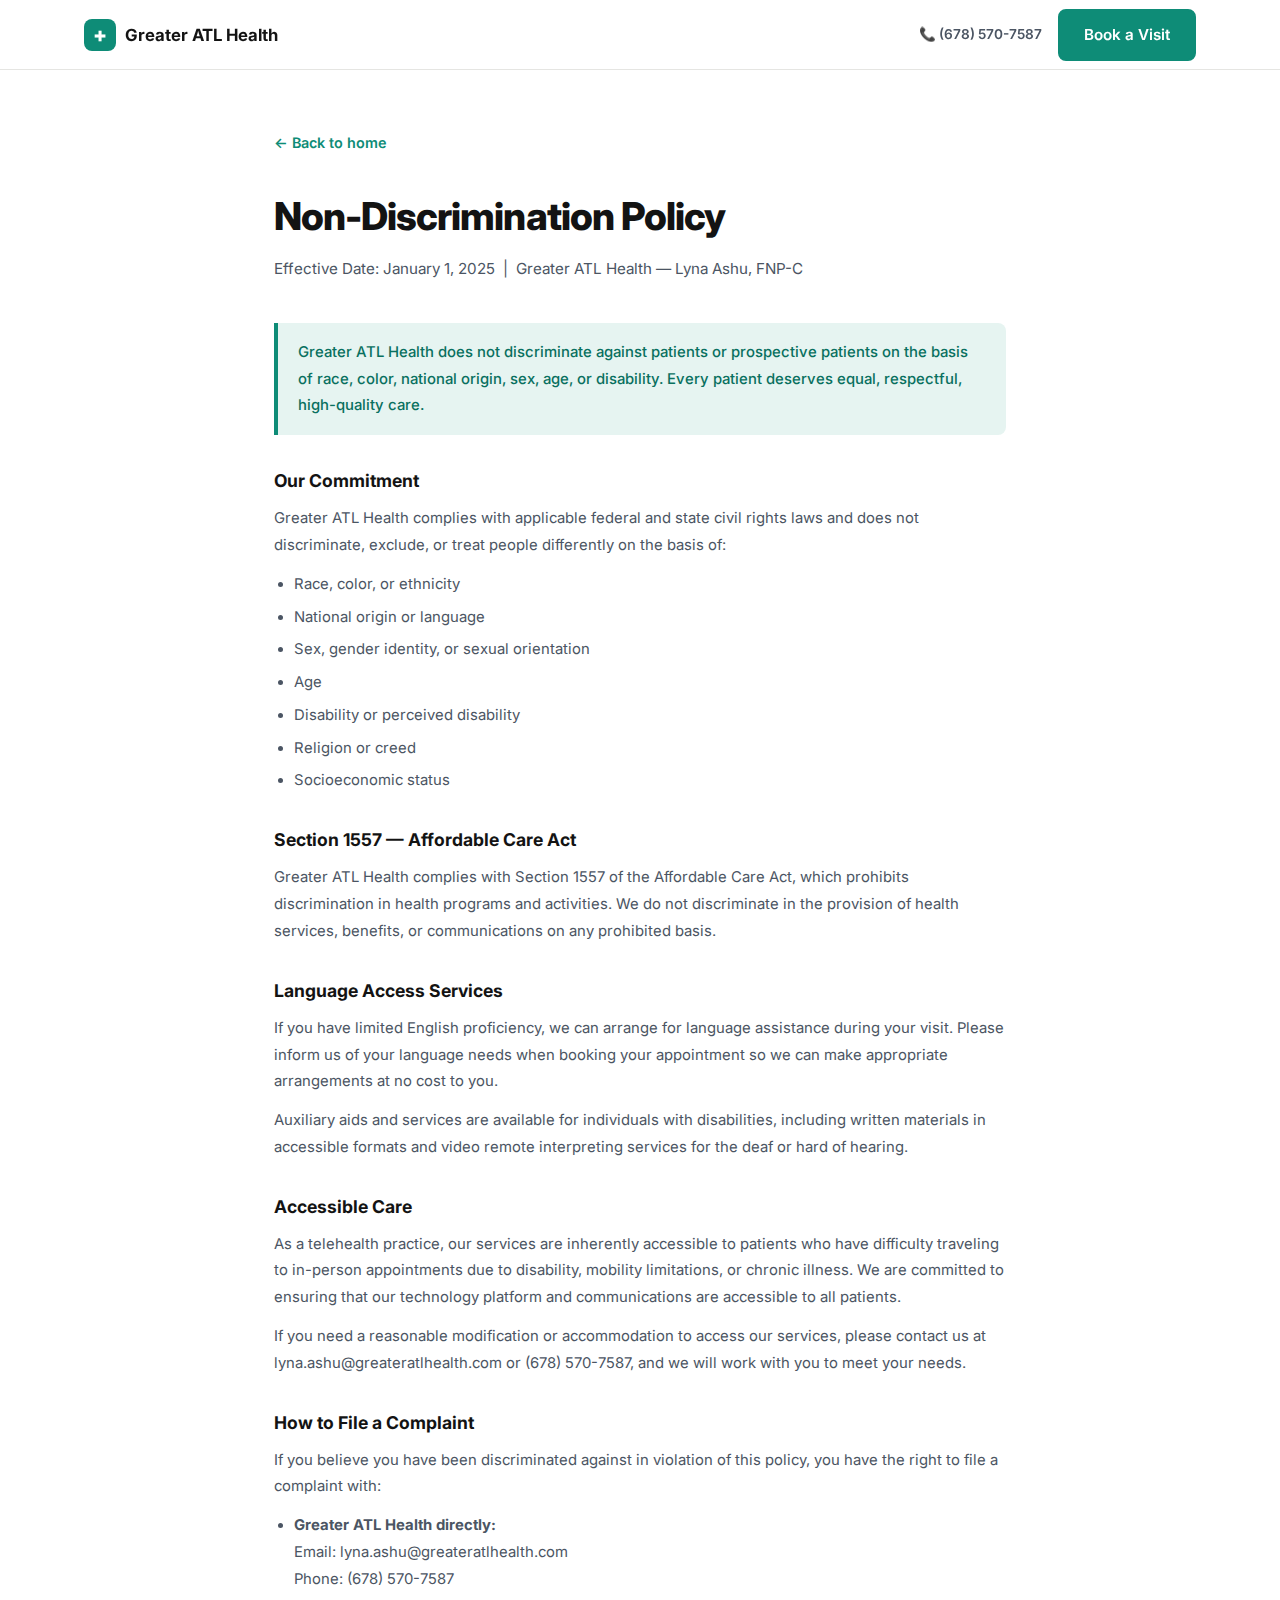
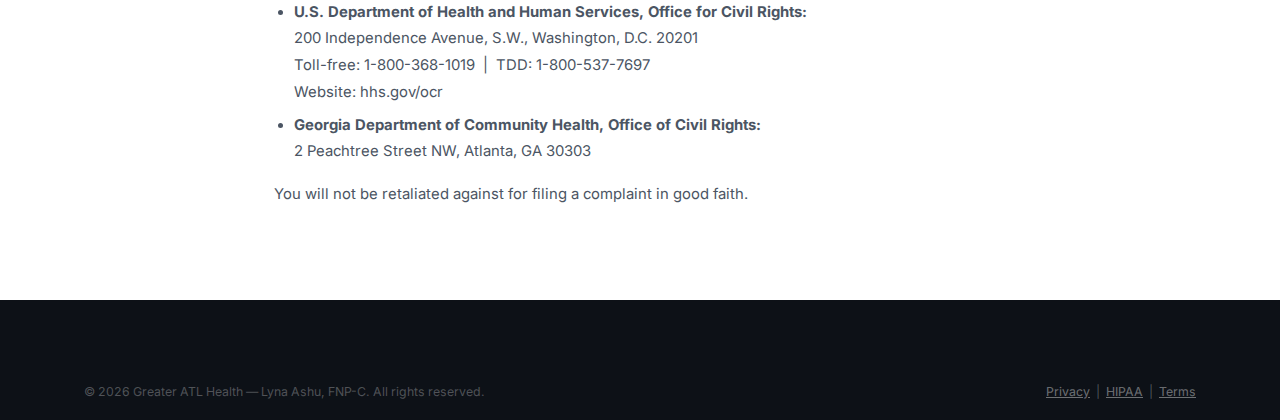
<file: nondiscrimination.html>
<!DOCTYPE html>
<html lang="en">
<head>
  <meta charset="UTF-8" />
  <meta name="viewport" content="width=device-width, initial-scale=1.0" />
  <title>Non-Discrimination Policy | Greater ATL Health</title>
  <meta name="description" content="Greater ATL Health's Non-Discrimination Policy — we do not discriminate on the basis of race, color, national origin, sex, age, or disability." />
  <link rel="canonical" href="https://www.greateratlhealth.com/nondiscrimination" />
  <link rel="icon" type="image/svg+xml" href="/favicon.svg" />
  <link rel="preconnect" href="https://fonts.googleapis.com" />
  <link rel="preconnect" href="https://fonts.gstatic.com" crossorigin />
  <link href="https://fonts.googleapis.com/css2?family=Inter:wght@400;500;600;700;800&display=swap&display=swap" rel="stylesheet" />
  <link rel="stylesheet" href="styles.css?v=4" />
  <style>
    .legal-page { padding: calc(var(--nav-h) + 60px) 0 80px; }
    .legal-page h1 { font-size: clamp(1.8rem,3vw,2.4rem); font-weight: 800; letter-spacing:-.025em; margin-bottom: 8px; }
    .legal-page .subtitle { color: var(--text-2); font-size: 0.95rem; margin-bottom: 40px; }
    .legal-page h2 { font-size: 1.1rem; font-weight: 700; margin: 32px 0 10px; color: var(--text); }
    .legal-page p, .legal-page li { font-size: 0.93rem; color: var(--text-2); line-height: 1.8; margin-bottom: 12px; }
    .legal-page ul { padding-left: 20px; margin-bottom: 16px; }
    .legal-page ul li { list-style: disc; margin-bottom: 6px; }
    .legal-box { background: var(--accent-light); border-left: 4px solid var(--accent); border-radius: 0 8px 8px 0; padding: 16px 20px; margin: 24px 0; }
    .legal-box p { color: var(--accent-dark); font-weight: 500; margin: 0; }
    .legal-content { max-width: 780px; }
    .back-link { display: inline-flex; align-items: center; gap: 6px; color: var(--accent); font-weight: 600; font-size: 0.9rem; margin-bottom: 32px; }
    .back-link:hover { text-decoration: underline; }
  </style>
</head>
<body>

  <header class="nav" id="nav">
    <div class="container nav-inner">
      <a href="https://www.greateratlhealth.com" class="logo">
        <span class="logo-cross">+</span>Greater ATL Health
      </a>
      <div class="nav-actions">
        <a href="tel:+16785707587" class="nav-phone">&#128222; (678) 570-7587</a>
        <a href="https://www.greateratlhealth.com/#book" class="btn-primary">Book a Visit</a>
      </div>
    </div>
  </header>

  <main class="legal-page">
    <div class="container legal-content">

      <a href="/" class="back-link">&#8592; Back to home</a>

      <h1>Non-Discrimination Policy</h1>
      <p class="subtitle">Effective Date: January 1, 2025 &nbsp;|&nbsp; Greater ATL Health — Lyna Ashu, FNP-C</p>

      <div class="legal-box">
        <p>Greater ATL Health does not discriminate against patients or prospective patients on the basis of race, color, national origin, sex, age, or disability. Every patient deserves equal, respectful, high-quality care.</p>
      </div>

      <h2>Our Commitment</h2>
      <p>Greater ATL Health complies with applicable federal and state civil rights laws and does not discriminate, exclude, or treat people differently on the basis of:</p>
      <ul>
        <li>Race, color, or ethnicity</li>
        <li>National origin or language</li>
        <li>Sex, gender identity, or sexual orientation</li>
        <li>Age</li>
        <li>Disability or perceived disability</li>
        <li>Religion or creed</li>
        <li>Socioeconomic status</li>
      </ul>

      <h2>Section 1557 — Affordable Care Act</h2>
      <p>Greater ATL Health complies with Section 1557 of the Affordable Care Act, which prohibits discrimination in health programs and activities. We do not discriminate in the provision of health services, benefits, or communications on any prohibited basis.</p>

      <h2>Language Access Services</h2>
      <p>If you have limited English proficiency, we can arrange for language assistance during your visit. Please inform us of your language needs when booking your appointment so we can make appropriate arrangements at no cost to you.</p>
      <p>Auxiliary aids and services are available for individuals with disabilities, including written materials in accessible formats and video remote interpreting services for the deaf or hard of hearing.</p>

      <h2>Accessible Care</h2>
      <p>As a telehealth practice, our services are inherently accessible to patients who have difficulty traveling to in-person appointments due to disability, mobility limitations, or chronic illness. We are committed to ensuring that our technology platform and communications are accessible to all patients.</p>
      <p>If you need a reasonable modification or accommodation to access our services, please contact us at lyna.ashu@greateratlhealth.com or (678) 570-7587, and we will work with you to meet your needs.</p>

      <h2>How to File a Complaint</h2>
      <p>If you believe you have been discriminated against in violation of this policy, you have the right to file a complaint with:</p>
      <ul>
        <li>
          <strong>Greater ATL Health directly:</strong><br />
          Email: lyna.ashu@greateratlhealth.com<br />
          Phone: (678) 570-7587
        </li>
        <li>
          <strong>U.S. Department of Health and Human Services, Office for Civil Rights:</strong><br />
          200 Independence Avenue, S.W., Washington, D.C. 20201<br />
          Toll-free: 1-800-368-1019 &nbsp;|&nbsp; TDD: 1-800-537-7697<br />
          Website: <a href="https://www.hhs.gov/ocr">hhs.gov/ocr</a>
        </li>
        <li>
          <strong>Georgia Department of Community Health, Office of Civil Rights:</strong><br />
          2 Peachtree Street NW, Atlanta, GA 30303
        </li>
      </ul>
      <p>You will not be retaliated against for filing a complaint in good faith.</p>

    </div>
  </main>

  <footer class="footer">
    <div class="footer-bottom">
      <div class="container">
        <span>&copy; 2026 Greater ATL Health &mdash; Lyna Ashu, FNP-C. All rights reserved.</span>
        <span>
          <a href="/privacy" style="color:rgba(255,255,255,.4);text-decoration:underline;">Privacy</a> &nbsp;|&nbsp;
          <a href="/hipaa" style="color:rgba(255,255,255,.4);text-decoration:underline;">HIPAA</a> &nbsp;|&nbsp;
          <a href="/terms" style="color:rgba(255,255,255,.4);text-decoration:underline;">Terms</a>
        </span>
      </div>
    </div>
  </footer>

</body>
</html>
</file>
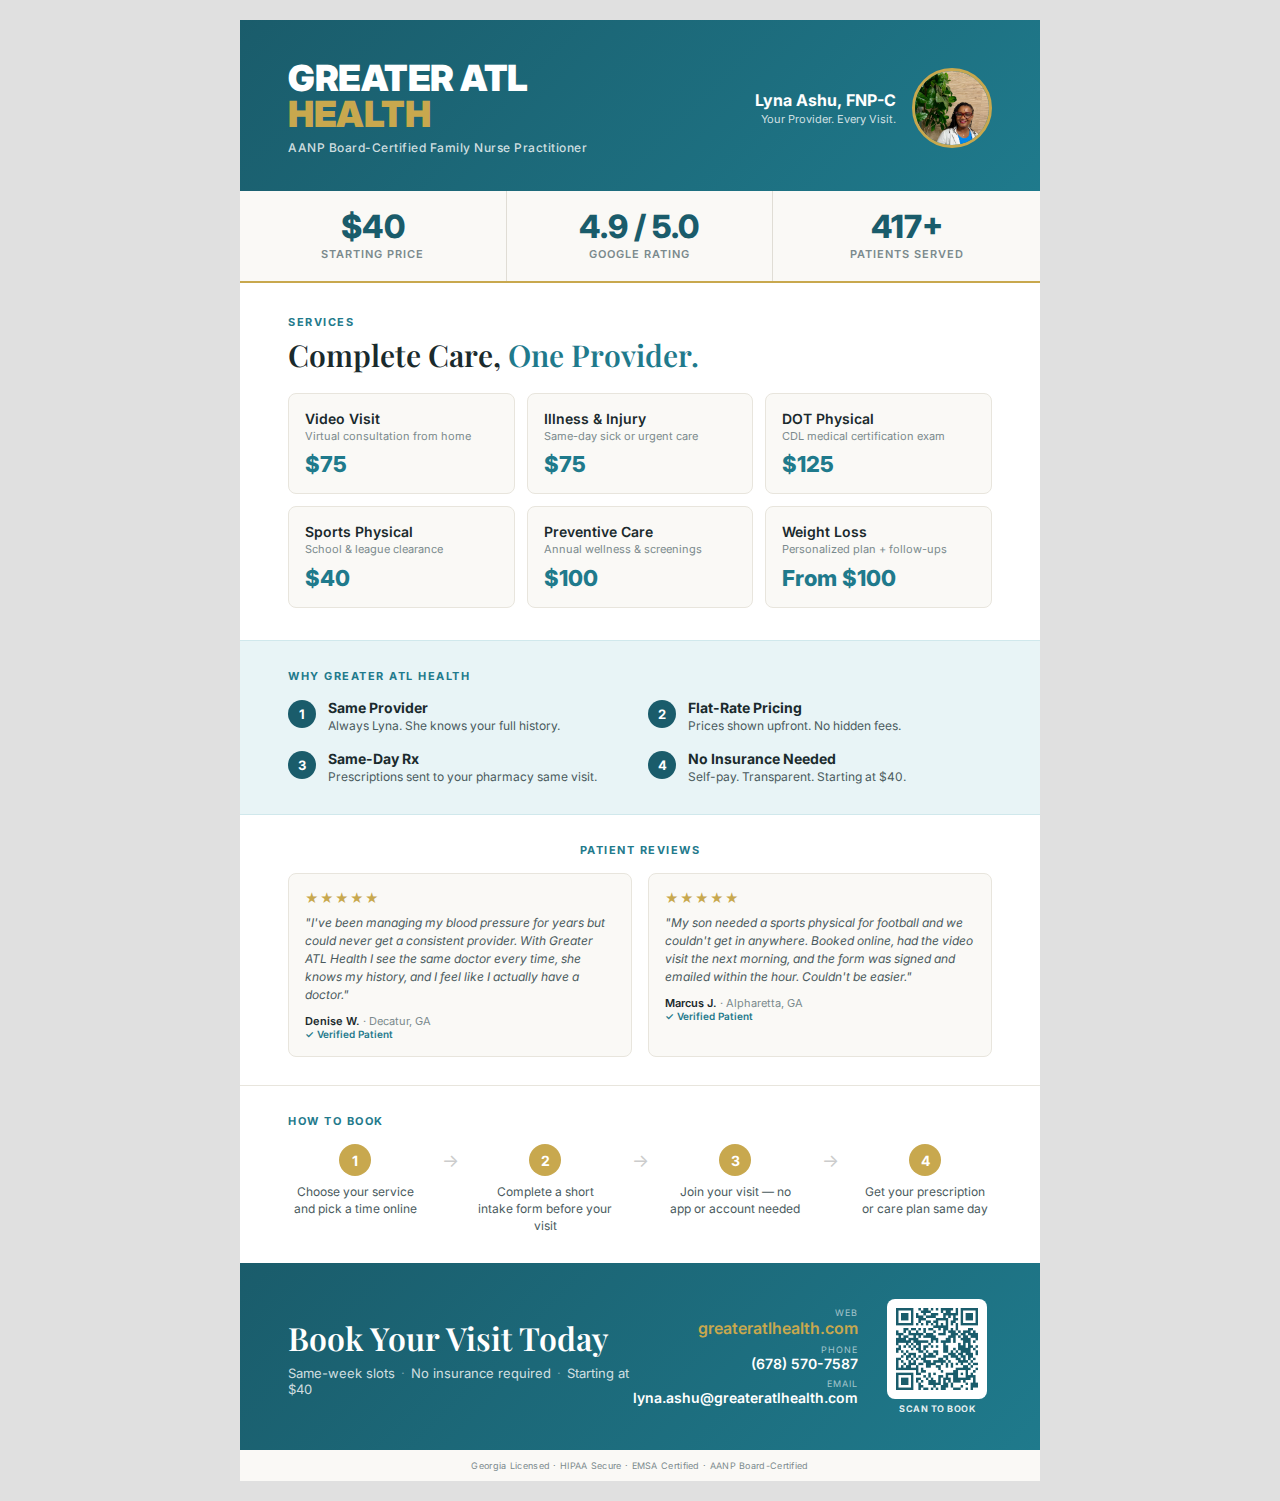
<file: poster.html>
<!DOCTYPE html>
<html lang="en">
<head>
<meta charset="UTF-8">
<meta name="viewport" content="width=device-width, initial-scale=1.0">
<title>Greater ATL Health - Redesigned Poster</title>
<style>
  @import url('https://fonts.googleapis.com/css2?family=Inter:wght@400;500;600;700;800;900&family=Playfair+Display:ital,wght@0,600;1,600&display=swap');

  * { margin: 0; padding: 0; box-sizing: border-box; }

  :root {
    --teal-dark: #1a5c6b;
    --teal: #1f7a8c;
    --teal-light: #e8f4f6;
    --gold: #c8a84e;
    --gold-light: #f5f0e0;
    --text-dark: #1a2a2d;
    --text-mid: #4a5a5d;
    --text-light: #7a8a8d;
    --white: #ffffff;
    --bg-cream: #faf9f6;
  }

  body {
    font-family: 'Inter', -apple-system, sans-serif;
    background: #e0e0e0;
    display: flex;
    justify-content: center;
    padding: 20px;
  }

  .poster {
    width: 800px;
    background: var(--white);
    overflow: hidden;
  }

  /* ===== HEADER ===== */
  .header {
    background: linear-gradient(135deg, var(--teal-dark) 0%, var(--teal) 100%);
    color: var(--white);
    padding: 40px 48px 36px;
    display: flex;
    justify-content: space-between;
    align-items: center;
  }

  .header-left h1 {
    font-size: 36px;
    font-weight: 900;
    letter-spacing: -0.5px;
    line-height: 1;
    margin-bottom: 4px;
  }

  .header-left h1 span {
    color: var(--gold);
  }

  .header-left .subtitle {
    font-size: 12px;
    font-weight: 500;
    letter-spacing: 0.5px;
    color: rgba(255,255,255,0.8);
    margin-top: 8px;
  }

  .header-right {
    display: flex;
    align-items: center;
    gap: 16px;
  }

  .headshot {
    width: 80px;
    height: 80px;
    border-radius: 50%;
    border: 3px solid var(--gold);
    object-fit: cover;
    object-position: center top;
  }

  .provider-info {
    text-align: right;
  }

  .provider-info .name {
    font-size: 16px;
    font-weight: 700;
  }

  .provider-info .title {
    font-size: 11px;
    color: rgba(255,255,255,0.8);
    margin-top: 2px;
  }

  /* ===== STATS BAR ===== */
  .stats-bar {
    display: grid;
    grid-template-columns: 1fr 1fr 1fr;
    background: var(--bg-cream);
    border-bottom: 2px solid var(--gold);
  }

  .stat {
    text-align: center;
    padding: 20px 16px;
  }

  .stat:not(:last-child) {
    border-right: 1px solid #e0ddd5;
  }

  .stat .value {
    font-size: 32px;
    font-weight: 800;
    color: var(--teal-dark);
    line-height: 1;
  }

  .stat .label {
    font-size: 11px;
    font-weight: 600;
    color: var(--text-light);
    text-transform: uppercase;
    letter-spacing: 1px;
    margin-top: 4px;
  }

  /* ===== SERVICES ===== */
  .services {
    padding: 32px 48px;
  }

  .section-label {
    font-size: 11px;
    font-weight: 700;
    color: var(--teal);
    text-transform: uppercase;
    letter-spacing: 1.5px;
    margin-bottom: 8px;
  }

  .services h2 {
    font-family: 'Playfair Display', serif;
    font-size: 30px;
    font-weight: 600;
    color: var(--text-dark);
    margin-bottom: 20px;
    line-height: 1.2;
  }

  .services h2 span {
    color: var(--teal);
  }

  .services-grid {
    display: grid;
    grid-template-columns: 1fr 1fr 1fr;
    gap: 12px;
  }

  .service-card {
    background: var(--bg-cream);
    border: 1px solid #e8e5dd;
    border-radius: 8px;
    padding: 16px;
    transition: border-color 0.2s;
  }

  .service-card .service-name {
    font-size: 14px;
    font-weight: 600;
    color: var(--text-dark);
    margin-bottom: 2px;
  }

  .service-card .service-desc {
    font-size: 11px;
    color: var(--text-light);
    margin-bottom: 8px;
    line-height: 1.3;
  }

  .service-card .service-price {
    font-size: 22px;
    font-weight: 800;
    color: var(--teal);
  }

  /* ===== WHY SECTION ===== */
  .why-section {
    padding: 28px 48px;
    background: var(--teal-light);
    border-top: 1px solid #d0e8ec;
    border-bottom: 1px solid #d0e8ec;
  }

  .why-section .section-label {
    margin-bottom: 16px;
  }

  .why-grid {
    display: grid;
    grid-template-columns: 1fr 1fr;
    gap: 16px;
  }

  .why-item {
    display: flex;
    align-items: flex-start;
    gap: 12px;
  }

  .why-num {
    width: 28px;
    height: 28px;
    min-width: 28px;
    background: var(--teal-dark);
    color: var(--white);
    border-radius: 50%;
    display: flex;
    align-items: center;
    justify-content: center;
    font-size: 13px;
    font-weight: 700;
    margin-top: 1px;
  }

  .why-item h3 {
    font-size: 14px;
    font-weight: 700;
    color: var(--text-dark);
    margin-bottom: 2px;
  }

  .why-item p {
    font-size: 12px;
    color: var(--text-mid);
    line-height: 1.4;
  }

  /* ===== TESTIMONIALS ===== */
  .testimonials {
    padding: 28px 48px;
    background: var(--white);
    border-bottom: 1px solid #e8e5dd;
  }

  .testimonials .section-label {
    text-align: center;
    margin-bottom: 16px;
  }

  .testimonial-grid {
    display: grid;
    grid-template-columns: 1fr 1fr;
    gap: 16px;
  }

  .testimonial-card {
    background: var(--bg-cream);
    border: 1px solid #e8e5dd;
    border-radius: 8px;
    padding: 16px;
  }

  .testimonial-card .stars {
    color: var(--gold);
    font-size: 13px;
    margin-bottom: 8px;
    letter-spacing: 1px;
  }

  .testimonial-card blockquote {
    font-size: 12px;
    color: var(--text-mid);
    font-style: italic;
    line-height: 1.5;
    margin-bottom: 10px;
  }

  .testimonial-card .author {
    font-size: 11px;
    color: var(--text-light);
    font-style: normal;
  }

  .testimonial-card .author strong {
    color: var(--text-dark);
    font-weight: 600;
  }

  .testimonial-card .verified {
    font-size: 10px;
    color: var(--teal);
    font-weight: 600;
  }

  /* ===== HOW TO BOOK ===== */
  .booking {
    padding: 28px 48px;
  }

  .booking .section-label {
    margin-bottom: 16px;
  }

  .steps {
    display: flex;
    gap: 16px;
    align-items: flex-start;
  }

  .step {
    flex: 1;
    text-align: center;
  }

  .step-num {
    width: 32px;
    height: 32px;
    background: var(--gold);
    color: var(--white);
    border-radius: 50%;
    display: flex;
    align-items: center;
    justify-content: center;
    font-size: 14px;
    font-weight: 700;
    margin: 0 auto 8px;
  }

  .step p {
    font-size: 12px;
    color: var(--text-mid);
    line-height: 1.4;
  }

  .step-connector {
    width: 24px;
    min-width: 24px;
    display: flex;
    align-items: center;
    justify-content: center;
    padding-top: 6px;
    color: #ccc;
    font-size: 18px;
  }

  /* ===== CTA FOOTER ===== */
  .cta-footer {
    background: linear-gradient(135deg, var(--teal-dark) 0%, var(--teal) 100%);
    color: var(--white);
    padding: 36px 48px;
    display: flex;
    justify-content: space-between;
    align-items: center;
  }

  .cta-left h2 {
    font-family: 'Playfair Display', serif;
    font-size: 32px;
    font-weight: 600;
    margin-bottom: 6px;
  }

  .cta-left .cta-sub {
    font-size: 13px;
    color: rgba(255,255,255,0.8);
  }

  .cta-left .cta-sub span {
    margin: 0 6px;
    opacity: 0.5;
  }

  .cta-right {
    display: flex;
    align-items: center;
    gap: 24px;
  }

  .qr-box {
    width: 110px;
    display: flex;
    flex-direction: column;
    align-items: center;
  }

  .qr-box img {
    width: 100px;
    height: 100px;
    border-radius: 8px;
    background: var(--white);
    padding: 4px;
  }

  .qr-box .qr-label {
    font-size: 9px;
    font-weight: 700;
    color: rgba(255,255,255,0.9);
    text-transform: uppercase;
    letter-spacing: 0.5px;
    margin-top: 4px;
  }

  .contact-stack {
    text-align: right;
  }

  .contact-item {
    margin-bottom: 6px;
  }

  .contact-item:last-child {
    margin-bottom: 0;
  }

  .contact-item .contact-label {
    font-size: 9px;
    text-transform: uppercase;
    letter-spacing: 1px;
    color: rgba(255,255,255,0.6);
  }

  .contact-item .contact-value {
    font-size: 14px;
    font-weight: 600;
  }

  .contact-item .contact-value.primary {
    font-size: 16px;
    color: var(--gold);
  }

  /* ===== FINE PRINT ===== */
  .fine-print {
    text-align: center;
    padding: 10px 48px;
    background: var(--bg-cream);
    font-size: 9px;
    color: var(--text-light);
    letter-spacing: 0.3px;
  }

  /* Print styles */
  @media print {
    body { background: none; padding: 0; }
    .poster { width: 100%; }
  }
</style>
</head>
<body>

<div class="poster">

  <!-- HEADER -->
  <div class="header">
    <div class="header-left">
      <h1>GREATER ATL<br><span>HEALTH</span></h1>
      <div class="subtitle">AANP Board-Certified Family Nurse Practitioner</div>
    </div>
    <div class="header-right">
      <div class="provider-info">
        <div class="name">Lyna Ashu, FNP-C</div>
        <div class="title">Your Provider. Every Visit.</div>
      </div>
      <img src="images/lyna-ashu.jpg" alt="Lyna Ashu, FNP-C" class="headshot">
    </div>
  </div>

  <!-- STATS BAR -->
  <div class="stats-bar">
    <div class="stat">
      <div class="value">$40</div>
      <div class="label">Starting Price</div>
    </div>
    <div class="stat">
      <div class="value">4.9 / 5.0</div>
      <div class="label">Google Rating</div>
    </div>
    <div class="stat">
      <div class="value">417+</div>
      <div class="label">Patients Served</div>
    </div>
  </div>

  <!-- SERVICES -->
  <div class="services">
    <div class="section-label">Services</div>
    <h2>Complete Care, <span>One Provider.</span></h2>
    <div class="services-grid">
      <div class="service-card">
        <div class="service-name">Video Visit</div>
        <div class="service-desc">Virtual consultation from home</div>
        <div class="service-price">$75</div>
      </div>
      <div class="service-card">
        <div class="service-name">Illness & Injury</div>
        <div class="service-desc">Same-day sick or urgent care</div>
        <div class="service-price">$75</div>
      </div>
      <div class="service-card">
        <div class="service-name">DOT Physical</div>
        <div class="service-desc">CDL medical certification exam</div>
        <div class="service-price">$125</div>
      </div>
      <div class="service-card">
        <div class="service-name">Sports Physical</div>
        <div class="service-desc">School & league clearance</div>
        <div class="service-price">$40</div>
      </div>
      <div class="service-card">
        <div class="service-name">Preventive Care</div>
        <div class="service-desc">Annual wellness & screenings</div>
        <div class="service-price">$100</div>
      </div>
      <div class="service-card">
        <div class="service-name">Weight Loss</div>
        <div class="service-desc">Personalized plan + follow-ups</div>
        <div class="service-price">From $100</div>
      </div>
    </div>
  </div>

  <!-- WHY SECTION -->
  <div class="why-section">
    <div class="section-label">Why Greater ATL Health</div>
    <div class="why-grid">
      <div class="why-item">
        <div class="why-num">1</div>
        <div>
          <h3>Same Provider</h3>
          <p>Always Lyna. She knows your full history.</p>
        </div>
      </div>
      <div class="why-item">
        <div class="why-num">2</div>
        <div>
          <h3>Flat-Rate Pricing</h3>
          <p>Prices shown upfront. No hidden fees.</p>
        </div>
      </div>
      <div class="why-item">
        <div class="why-num">3</div>
        <div>
          <h3>Same-Day Rx</h3>
          <p>Prescriptions sent to your pharmacy same visit.</p>
        </div>
      </div>
      <div class="why-item">
        <div class="why-num">4</div>
        <div>
          <h3>No Insurance Needed</h3>
          <p>Self-pay. Transparent. Starting at $40.</p>
        </div>
      </div>
    </div>
  </div>

  <!-- TESTIMONIALS -->
  <div class="testimonials">
    <div class="section-label">Patient Reviews</div>
    <div class="testimonial-grid">
      <div class="testimonial-card">
        <div class="stars">&#9733;&#9733;&#9733;&#9733;&#9733;</div>
        <blockquote>
          "I've been managing my blood pressure for years but could never get a consistent provider. With Greater ATL Health I see the same doctor every time, she knows my history, and I feel like I actually have a doctor."
        </blockquote>
        <div class="author"><strong>Denise W.</strong> &middot; Decatur, GA</div>
        <div class="verified">&#10003; Verified Patient</div>
      </div>
      <div class="testimonial-card">
        <div class="stars">&#9733;&#9733;&#9733;&#9733;&#9733;</div>
        <blockquote>
          "My son needed a sports physical for football and we couldn't get in anywhere. Booked online, had the video visit the next morning, and the form was signed and emailed within the hour. Couldn't be easier."
        </blockquote>
        <div class="author"><strong>Marcus J.</strong> &middot; Alpharetta, GA</div>
        <div class="verified">&#10003; Verified Patient</div>
      </div>
    </div>
  </div>

  <!-- HOW TO BOOK -->
  <div class="booking">
    <div class="section-label">How to Book</div>
    <div class="steps">
      <div class="step">
        <div class="step-num">1</div>
        <p>Choose your service and pick a time online</p>
      </div>
      <div class="step-connector">&rarr;</div>
      <div class="step">
        <div class="step-num">2</div>
        <p>Complete a short intake form before your visit</p>
      </div>
      <div class="step-connector">&rarr;</div>
      <div class="step">
        <div class="step-num">3</div>
        <p>Join your visit &mdash; no app or account needed</p>
      </div>
      <div class="step-connector">&rarr;</div>
      <div class="step">
        <div class="step-num">4</div>
        <p>Get your prescription or care plan same day</p>
      </div>
    </div>
  </div>

  <!-- CTA FOOTER -->
  <div class="cta-footer">
    <div class="cta-left">
      <h2>Book Your Visit Today</h2>
      <div class="cta-sub">Same-week slots<span>&middot;</span>No insurance required<span>&middot;</span>Starting at $40</div>
    </div>
    <div class="cta-right">
      <div class="contact-stack">
        <div class="contact-item">
          <div class="contact-label">Web</div>
          <div class="contact-value primary">greateratlhealth.com</div>
        </div>
        <div class="contact-item">
          <div class="contact-label">Phone</div>
          <div class="contact-value">(678) 570-7587</div>
        </div>
        <div class="contact-item">
          <div class="contact-label">Email</div>
          <div class="contact-value">lyna.ashu@greateratlhealth.com</div>
        </div>
      </div>
      <div class="qr-box">
        <img src="images/qr-code.png" alt="Scan to book at greateratlhealth.com">
        <div class="qr-label">Scan to Book</div>
      </div>
    </div>
  </div>

  <!-- FINE PRINT -->
  <div class="fine-print">
    Georgia Licensed &middot; HIPAA Secure &middot; EMSA Certified &middot; AANP Board-Certified
  </div>

</div>

</body>
</html>
</file>
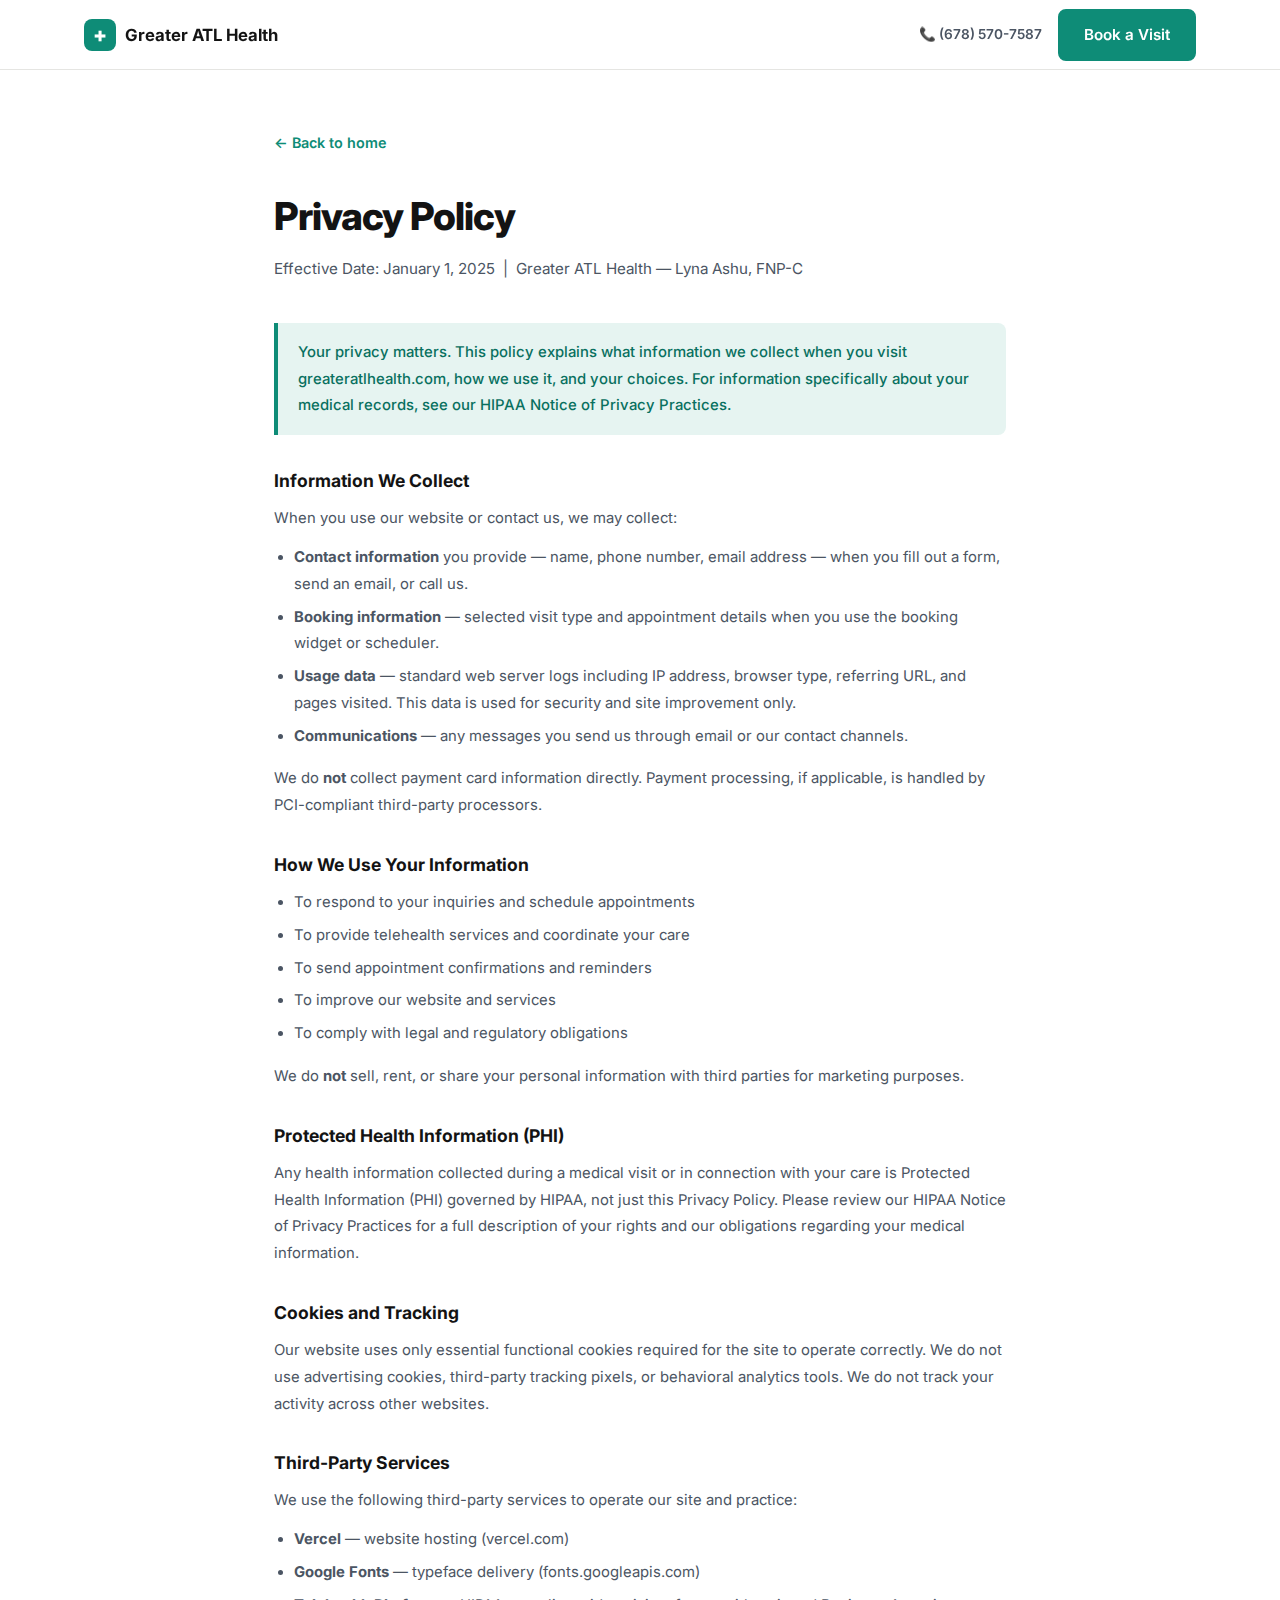
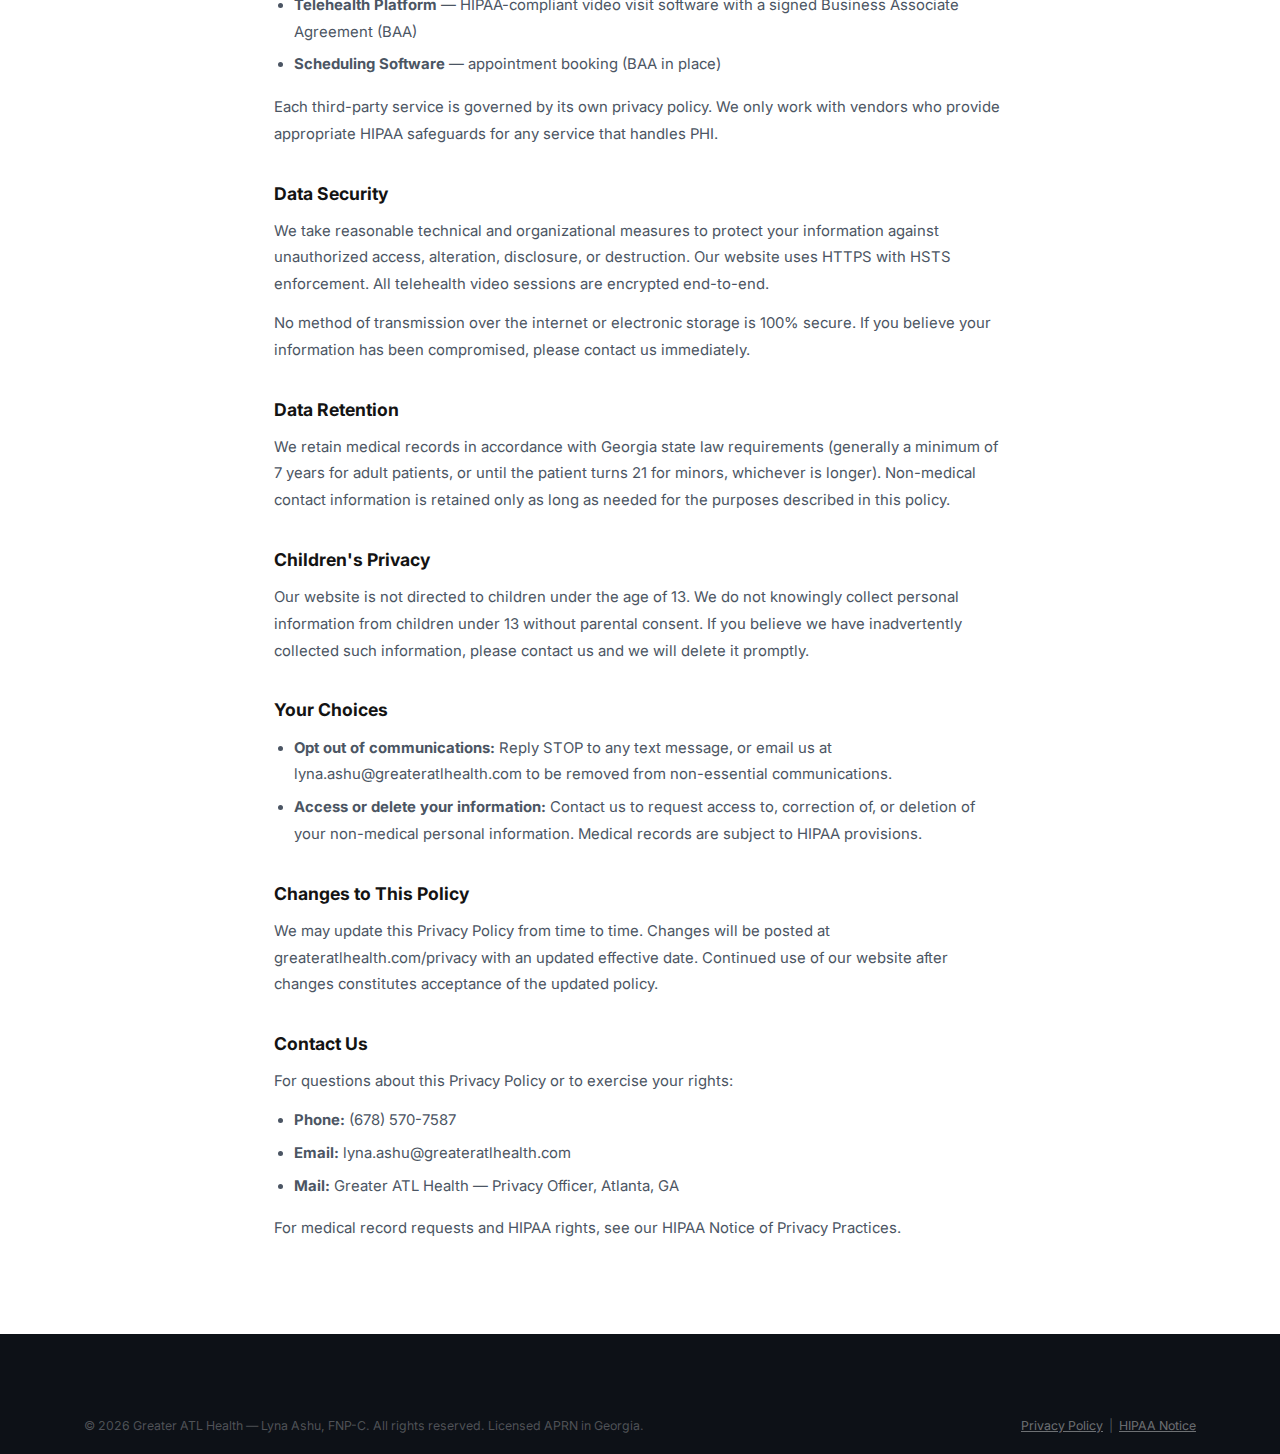
<file: privacy.html>
<!DOCTYPE html>
<html lang="en">
<head>
  <meta charset="UTF-8" />
  <meta name="viewport" content="width=device-width, initial-scale=1.0" />
  <title>Privacy Policy | Greater ATL Health</title>
  <meta name="description" content="Privacy Policy for Greater ATL Health — how we collect, use, and protect your information on our telehealth platform." />
  <link rel="canonical" href="https://www.greateratlhealth.com/privacy" />
  <link rel="icon" type="image/svg+xml" href="/favicon.svg" />
  <link rel="preconnect" href="https://fonts.googleapis.com" />
  <link rel="preconnect" href="https://fonts.gstatic.com" crossorigin />
  <link href="https://fonts.googleapis.com/css2?family=Inter:wght@400;500;600;700;800&display=swap" rel="stylesheet" />
  <link rel="stylesheet" href="styles.css?v=4" />
  <style>
    .legal-page { padding: calc(var(--nav-h) + 60px) 0 80px; }
    .legal-page h1 { font-size: clamp(1.8rem, 3vw, 2.4rem); font-weight: 800; letter-spacing: -.025em; margin-bottom: 8px; }
    .legal-page .subtitle { color: var(--text-2); font-size: 0.95rem; margin-bottom: 40px; }
    .legal-page h2 { font-size: 1.1rem; font-weight: 700; margin: 32px 0 10px; color: var(--text); }
    .legal-page p, .legal-page li { font-size: 0.93rem; color: var(--text-2); line-height: 1.8; margin-bottom: 12px; }
    .legal-page ul { padding-left: 20px; margin-bottom: 16px; }
    .legal-page ul li { list-style: disc; margin-bottom: 6px; }
    .legal-box {
      background: var(--accent-light); border-left: 4px solid var(--accent);
      border-radius: 0 8px 8px 0; padding: 16px 20px; margin: 24px 0;
    }
    .legal-box p { color: var(--accent-dark); font-weight: 500; margin: 0; }
    .legal-content { max-width: 780px; }
    .back-link { display: inline-flex; align-items: center; gap: 6px; color: var(--accent); font-weight: 600; font-size: 0.9rem; margin-bottom: 32px; }
    .back-link:hover { text-decoration: underline; }
  </style>
</head>
<body>

  <header class="nav" id="nav">
    <div class="container nav-inner">
      <a href="https://www.greateratlhealth.com" class="logo">
        <span class="logo-cross">+</span>
        Greater ATL Health
      </a>
      <div class="nav-actions">
        <a href="tel:+16785707587" class="nav-phone">&#128222; (678) 570-7587</a>
        <a href="https://www.greateratlhealth.com/#book" class="btn-primary">Book a Visit</a>
      </div>
    </div>
  </header>

  <main class="legal-page">
    <div class="container legal-content">

      <a href="/" class="back-link">&#8592; Back to home</a>

      <h1>Privacy Policy</h1>
      <p class="subtitle">Effective Date: January 1, 2025 &nbsp;|&nbsp; Greater ATL Health — Lyna Ashu, FNP-C</p>

      <div class="legal-box">
        <p>Your privacy matters. This policy explains what information we collect when you visit greateratlhealth.com, how we use it, and your choices. For information specifically about your medical records, see our <a href="/hipaa">HIPAA Notice of Privacy Practices</a>.</p>
      </div>

      <h2>Information We Collect</h2>
      <p>When you use our website or contact us, we may collect:</p>
      <ul>
        <li><strong>Contact information</strong> you provide — name, phone number, email address — when you fill out a form, send an email, or call us.</li>
        <li><strong>Booking information</strong> — selected visit type and appointment details when you use the booking widget or scheduler.</li>
        <li><strong>Usage data</strong> — standard web server logs including IP address, browser type, referring URL, and pages visited. This data is used for security and site improvement only.</li>
        <li><strong>Communications</strong> — any messages you send us through email or our contact channels.</li>
      </ul>
      <p>We do <strong>not</strong> collect payment card information directly. Payment processing, if applicable, is handled by PCI-compliant third-party processors.</p>

      <h2>How We Use Your Information</h2>
      <ul>
        <li>To respond to your inquiries and schedule appointments</li>
        <li>To provide telehealth services and coordinate your care</li>
        <li>To send appointment confirmations and reminders</li>
        <li>To improve our website and services</li>
        <li>To comply with legal and regulatory obligations</li>
      </ul>
      <p>We do <strong>not</strong> sell, rent, or share your personal information with third parties for marketing purposes.</p>

      <h2>Protected Health Information (PHI)</h2>
      <p>Any health information collected during a medical visit or in connection with your care is Protected Health Information (PHI) governed by HIPAA, not just this Privacy Policy. Please review our <a href="/hipaa">HIPAA Notice of Privacy Practices</a> for a full description of your rights and our obligations regarding your medical information.</p>

      <h2>Cookies and Tracking</h2>
      <p>Our website uses only essential functional cookies required for the site to operate correctly. We do not use advertising cookies, third-party tracking pixels, or behavioral analytics tools. We do not track your activity across other websites.</p>

      <h2>Third-Party Services</h2>
      <p>We use the following third-party services to operate our site and practice:</p>
      <ul>
        <li><strong>Vercel</strong> — website hosting (vercel.com)</li>
        <li><strong>Google Fonts</strong> — typeface delivery (fonts.googleapis.com)</li>
        <li><strong>Telehealth Platform</strong> — HIPAA-compliant video visit software with a signed Business Associate Agreement (BAA)</li>
        <li><strong>Scheduling Software</strong> — appointment booking (BAA in place)</li>
      </ul>
      <p>Each third-party service is governed by its own privacy policy. We only work with vendors who provide appropriate HIPAA safeguards for any service that handles PHI.</p>

      <h2>Data Security</h2>
      <p>We take reasonable technical and organizational measures to protect your information against unauthorized access, alteration, disclosure, or destruction. Our website uses HTTPS with HSTS enforcement. All telehealth video sessions are encrypted end-to-end.</p>
      <p>No method of transmission over the internet or electronic storage is 100% secure. If you believe your information has been compromised, please contact us immediately.</p>

      <h2>Data Retention</h2>
      <p>We retain medical records in accordance with Georgia state law requirements (generally a minimum of 7 years for adult patients, or until the patient turns 21 for minors, whichever is longer). Non-medical contact information is retained only as long as needed for the purposes described in this policy.</p>

      <h2>Children's Privacy</h2>
      <p>Our website is not directed to children under the age of 13. We do not knowingly collect personal information from children under 13 without parental consent. If you believe we have inadvertently collected such information, please contact us and we will delete it promptly.</p>

      <h2>Your Choices</h2>
      <ul>
        <li><strong>Opt out of communications:</strong> Reply STOP to any text message, or email us at lyna.ashu@greateratlhealth.com to be removed from non-essential communications.</li>
        <li><strong>Access or delete your information:</strong> Contact us to request access to, correction of, or deletion of your non-medical personal information. Medical records are subject to HIPAA provisions.</li>
      </ul>

      <h2>Changes to This Policy</h2>
      <p>We may update this Privacy Policy from time to time. Changes will be posted at <a href="https://www.greateratlhealth.com/privacy">greateratlhealth.com/privacy</a> with an updated effective date. Continued use of our website after changes constitutes acceptance of the updated policy.</p>

      <h2>Contact Us</h2>
      <p>For questions about this Privacy Policy or to exercise your rights:</p>
      <ul>
        <li><strong>Phone:</strong> (678) 570-7587</li>
        <li><strong>Email:</strong> lyna.ashu@greateratlhealth.com</li>
        <li><strong>Mail:</strong> Greater ATL Health — Privacy Officer, Atlanta, GA</li>
      </ul>
      <p>For medical record requests and HIPAA rights, see our <a href="/hipaa">HIPAA Notice of Privacy Practices</a>.</p>

    </div>
  </main>

  <footer class="footer">
    <div class="footer-bottom">
      <div class="container">
        <span>&copy; 2026 Greater ATL Health &mdash; Lyna Ashu, FNP-C. All rights reserved. Licensed APRN in Georgia.</span>
        <span><a href="/privacy" style="color:rgba(255,255,255,.4);text-decoration:underline;">Privacy Policy</a> &nbsp;|&nbsp; <a href="/hipaa" style="color:rgba(255,255,255,.4);text-decoration:underline;">HIPAA Notice</a></span>
      </div>
    </div>
  </footer>

</body>
</html>
</file>
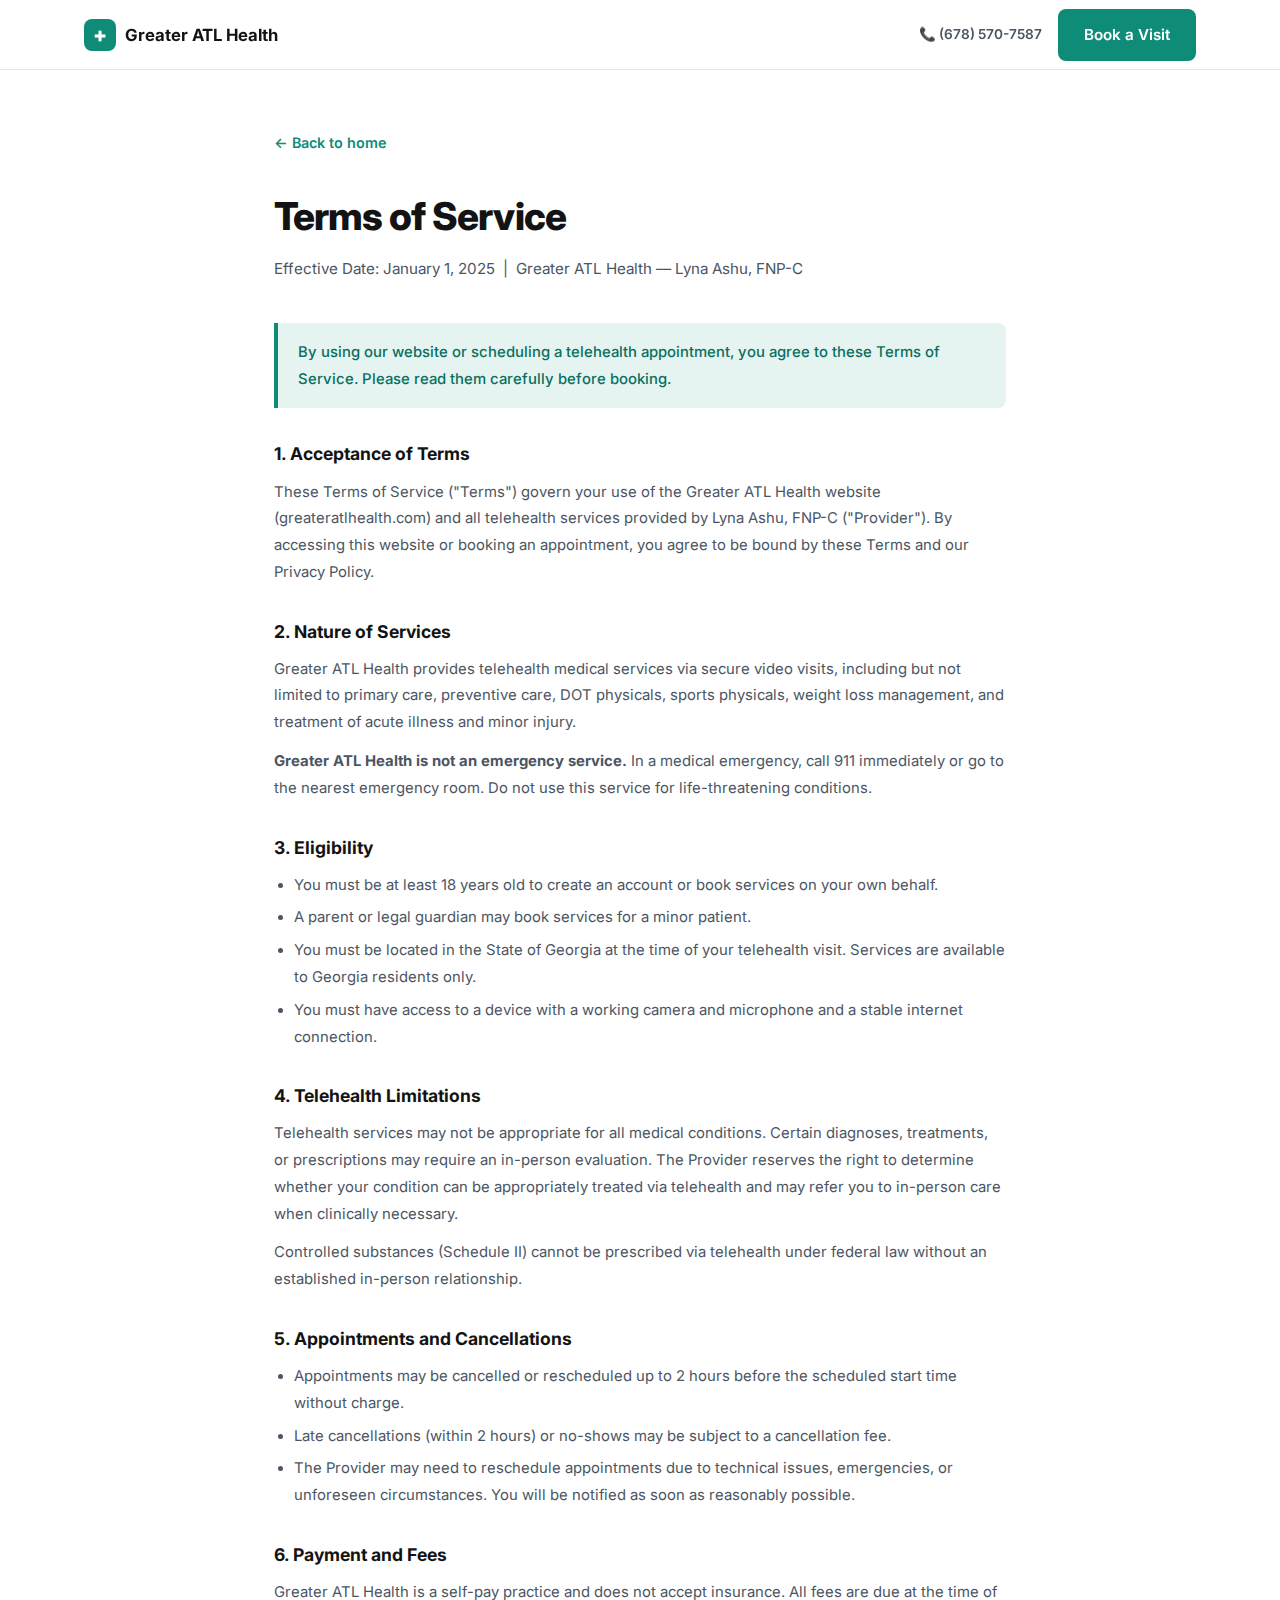
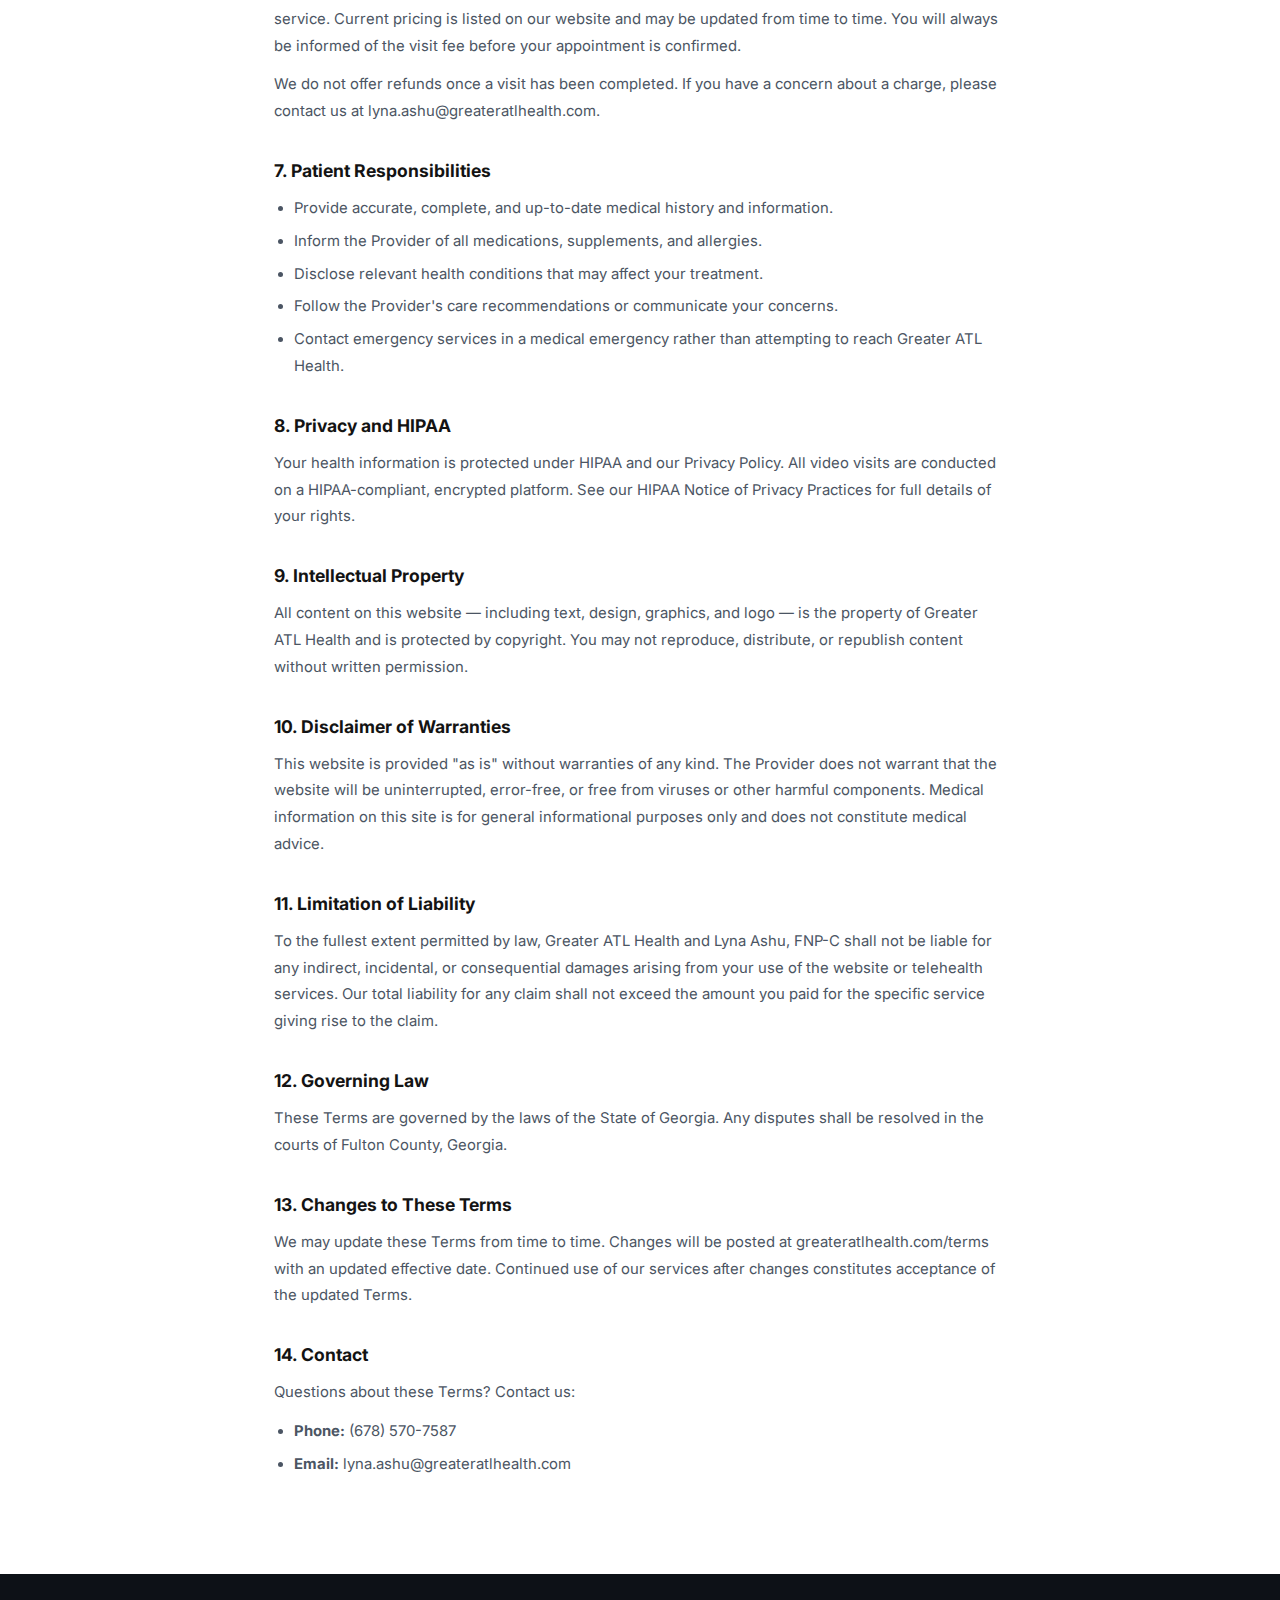
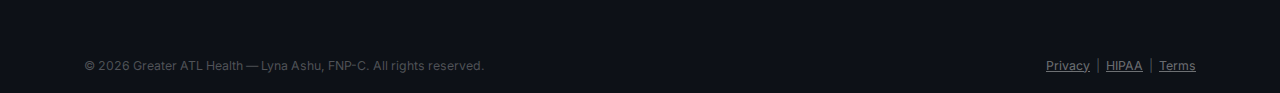
<file: terms.html>
<!DOCTYPE html>
<html lang="en">
<head>
  <meta charset="UTF-8" />
  <meta name="viewport" content="width=device-width, initial-scale=1.0" />
  <title>Terms of Service | Greater ATL Health</title>
  <meta name="description" content="Terms of Service for Greater ATL Health — the conditions under which telehealth services are provided by Lyna Ashu, FNP-C." />
  <link rel="canonical" href="https://www.greateratlhealth.com/terms" />
  <link rel="icon" type="image/svg+xml" href="/favicon.svg" />
  <link rel="preconnect" href="https://fonts.googleapis.com" />
  <link rel="preconnect" href="https://fonts.gstatic.com" crossorigin />
  <link href="https://fonts.googleapis.com/css2?family=Inter:wght@400;500;600;700;800&display=swap&display=swap" rel="stylesheet" />
  <link rel="stylesheet" href="styles.css?v=4" />
  <style>
    .legal-page { padding: calc(var(--nav-h) + 60px) 0 80px; }
    .legal-page h1 { font-size: clamp(1.8rem,3vw,2.4rem); font-weight: 800; letter-spacing:-.025em; margin-bottom: 8px; }
    .legal-page .subtitle { color: var(--text-2); font-size: 0.95rem; margin-bottom: 40px; }
    .legal-page h2 { font-size: 1.1rem; font-weight: 700; margin: 32px 0 10px; color: var(--text); }
    .legal-page p, .legal-page li { font-size: 0.93rem; color: var(--text-2); line-height: 1.8; margin-bottom: 12px; }
    .legal-page ul { padding-left: 20px; margin-bottom: 16px; }
    .legal-page ul li { list-style: disc; margin-bottom: 6px; }
    .legal-box { background: var(--accent-light); border-left: 4px solid var(--accent); border-radius: 0 8px 8px 0; padding: 16px 20px; margin: 24px 0; }
    .legal-box p { color: var(--accent-dark); font-weight: 500; margin: 0; }
    .legal-content { max-width: 780px; }
    .back-link { display: inline-flex; align-items: center; gap: 6px; color: var(--accent); font-weight: 600; font-size: 0.9rem; margin-bottom: 32px; }
    .back-link:hover { text-decoration: underline; }
  </style>
</head>
<body>

  <header class="nav" id="nav">
    <div class="container nav-inner">
      <a href="https://www.greateratlhealth.com" class="logo">
        <span class="logo-cross">+</span>Greater ATL Health
      </a>
      <div class="nav-actions">
        <a href="tel:+16785707587" class="nav-phone">&#128222; (678) 570-7587</a>
        <a href="https://www.greateratlhealth.com/#book" class="btn-primary">Book a Visit</a>
      </div>
    </div>
  </header>

  <main class="legal-page">
    <div class="container legal-content">

      <a href="/" class="back-link">&#8592; Back to home</a>

      <h1>Terms of Service</h1>
      <p class="subtitle">Effective Date: January 1, 2025 &nbsp;|&nbsp; Greater ATL Health — Lyna Ashu, FNP-C</p>

      <div class="legal-box">
        <p>By using our website or scheduling a telehealth appointment, you agree to these Terms of Service. Please read them carefully before booking.</p>
      </div>

      <h2>1. Acceptance of Terms</h2>
      <p>These Terms of Service ("Terms") govern your use of the Greater ATL Health website (greateratlhealth.com) and all telehealth services provided by Lyna Ashu, FNP-C ("Provider"). By accessing this website or booking an appointment, you agree to be bound by these Terms and our Privacy Policy.</p>

      <h2>2. Nature of Services</h2>
      <p>Greater ATL Health provides telehealth medical services via secure video visits, including but not limited to primary care, preventive care, DOT physicals, sports physicals, weight loss management, and treatment of acute illness and minor injury.</p>
      <p><strong>Greater ATL Health is not an emergency service.</strong> In a medical emergency, call 911 immediately or go to the nearest emergency room. Do not use this service for life-threatening conditions.</p>

      <h2>3. Eligibility</h2>
      <ul>
        <li>You must be at least 18 years old to create an account or book services on your own behalf.</li>
        <li>A parent or legal guardian may book services for a minor patient.</li>
        <li>You must be located in the State of Georgia at the time of your telehealth visit. Services are available to Georgia residents only.</li>
        <li>You must have access to a device with a working camera and microphone and a stable internet connection.</li>
      </ul>

      <h2>4. Telehealth Limitations</h2>
      <p>Telehealth services may not be appropriate for all medical conditions. Certain diagnoses, treatments, or prescriptions may require an in-person evaluation. The Provider reserves the right to determine whether your condition can be appropriately treated via telehealth and may refer you to in-person care when clinically necessary.</p>
      <p>Controlled substances (Schedule II) cannot be prescribed via telehealth under federal law without an established in-person relationship.</p>

      <h2>5. Appointments and Cancellations</h2>
      <ul>
        <li>Appointments may be cancelled or rescheduled up to 2 hours before the scheduled start time without charge.</li>
        <li>Late cancellations (within 2 hours) or no-shows may be subject to a cancellation fee.</li>
        <li>The Provider may need to reschedule appointments due to technical issues, emergencies, or unforeseen circumstances. You will be notified as soon as reasonably possible.</li>
      </ul>

      <h2>6. Payment and Fees</h2>
      <p>Greater ATL Health is a self-pay practice and does not accept insurance. All fees are due at the time of service. Current pricing is listed on our website and may be updated from time to time. You will always be informed of the visit fee before your appointment is confirmed.</p>
      <p>We do not offer refunds once a visit has been completed. If you have a concern about a charge, please contact us at lyna.ashu@greateratlhealth.com.</p>

      <h2>7. Patient Responsibilities</h2>
      <ul>
        <li>Provide accurate, complete, and up-to-date medical history and information.</li>
        <li>Inform the Provider of all medications, supplements, and allergies.</li>
        <li>Disclose relevant health conditions that may affect your treatment.</li>
        <li>Follow the Provider's care recommendations or communicate your concerns.</li>
        <li>Contact emergency services in a medical emergency rather than attempting to reach Greater ATL Health.</li>
      </ul>

      <h2>8. Privacy and HIPAA</h2>
      <p>Your health information is protected under HIPAA and our Privacy Policy. All video visits are conducted on a HIPAA-compliant, encrypted platform. See our <a href="/hipaa">HIPAA Notice of Privacy Practices</a> for full details of your rights.</p>

      <h2>9. Intellectual Property</h2>
      <p>All content on this website — including text, design, graphics, and logo — is the property of Greater ATL Health and is protected by copyright. You may not reproduce, distribute, or republish content without written permission.</p>

      <h2>10. Disclaimer of Warranties</h2>
      <p>This website is provided "as is" without warranties of any kind. The Provider does not warrant that the website will be uninterrupted, error-free, or free from viruses or other harmful components. Medical information on this site is for general informational purposes only and does not constitute medical advice.</p>

      <h2>11. Limitation of Liability</h2>
      <p>To the fullest extent permitted by law, Greater ATL Health and Lyna Ashu, FNP-C shall not be liable for any indirect, incidental, or consequential damages arising from your use of the website or telehealth services. Our total liability for any claim shall not exceed the amount you paid for the specific service giving rise to the claim.</p>

      <h2>12. Governing Law</h2>
      <p>These Terms are governed by the laws of the State of Georgia. Any disputes shall be resolved in the courts of Fulton County, Georgia.</p>

      <h2>13. Changes to These Terms</h2>
      <p>We may update these Terms from time to time. Changes will be posted at greateratlhealth.com/terms with an updated effective date. Continued use of our services after changes constitutes acceptance of the updated Terms.</p>

      <h2>14. Contact</h2>
      <p>Questions about these Terms? Contact us:</p>
      <ul>
        <li><strong>Phone:</strong> (678) 570-7587</li>
        <li><strong>Email:</strong> lyna.ashu@greateratlhealth.com</li>
      </ul>

    </div>
  </main>

  <footer class="footer">
    <div class="footer-bottom">
      <div class="container">
        <span>&copy; 2026 Greater ATL Health &mdash; Lyna Ashu, FNP-C. All rights reserved.</span>
        <span>
          <a href="/privacy" style="color:rgba(255,255,255,.4);text-decoration:underline;">Privacy</a> &nbsp;|&nbsp;
          <a href="/hipaa" style="color:rgba(255,255,255,.4);text-decoration:underline;">HIPAA</a> &nbsp;|&nbsp;
          <a href="/terms" style="color:rgba(255,255,255,.4);text-decoration:underline;">Terms</a>
        </span>
      </div>
    </div>
  </footer>

</body>
</html>
</file>
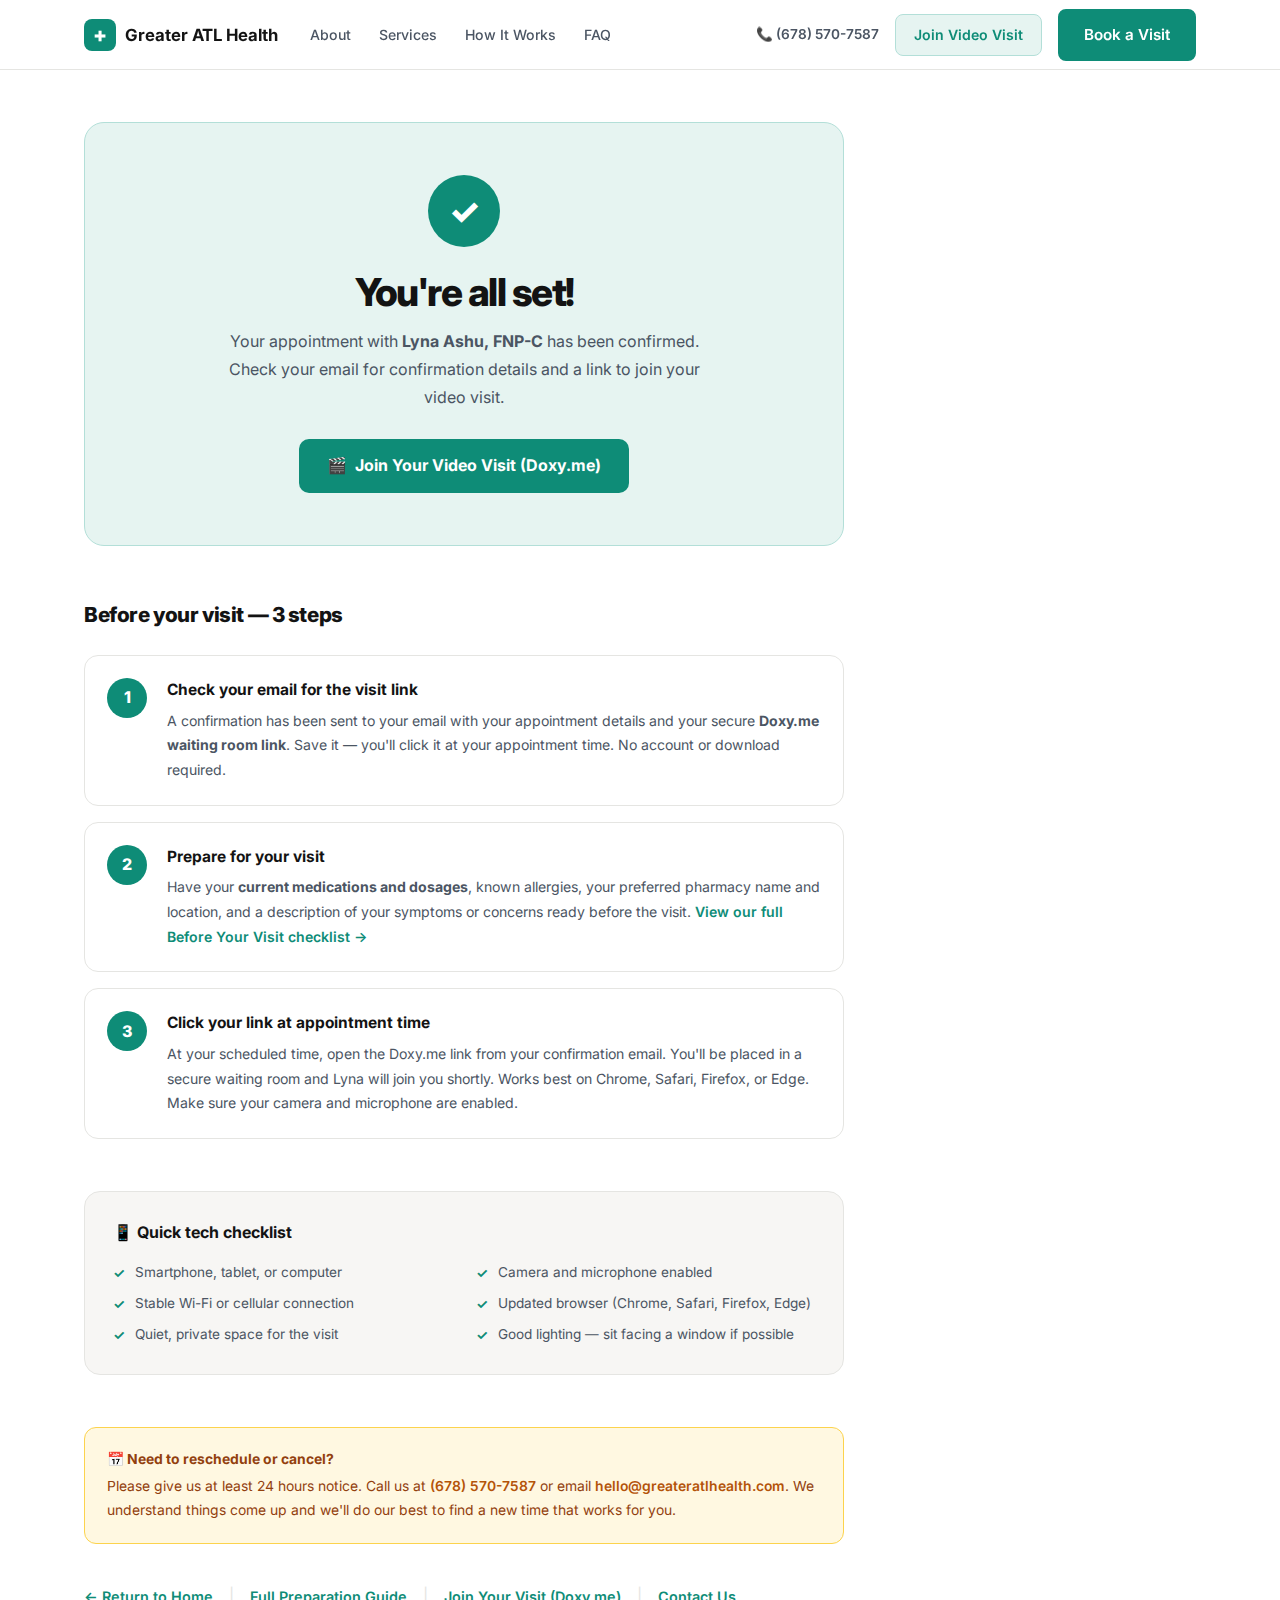
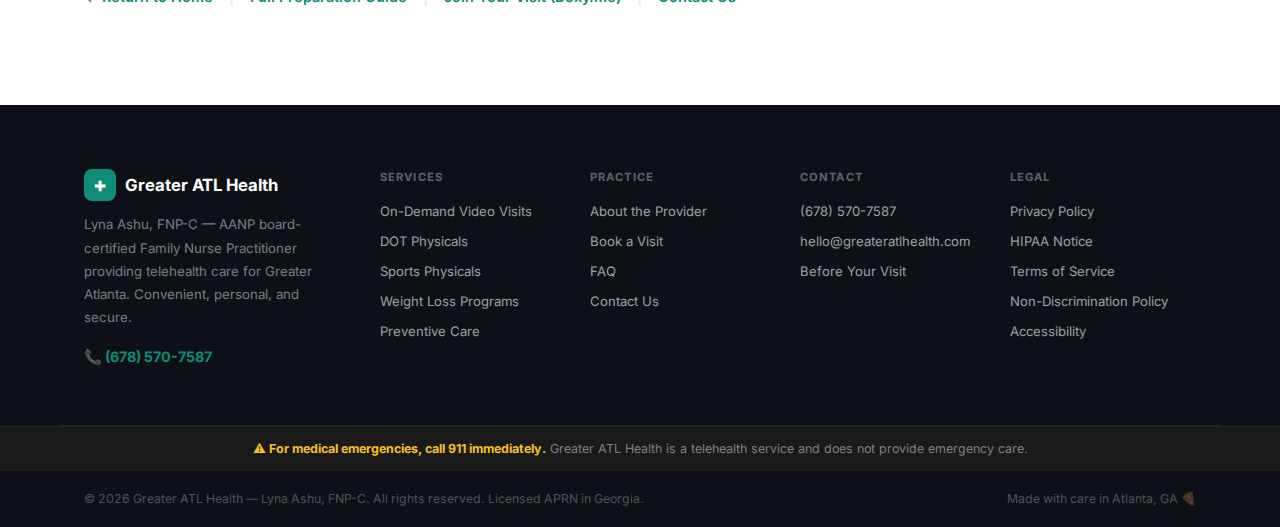
<file: thank-you.html>
<!DOCTYPE html>
<html lang="en">
<head>
  <meta charset="UTF-8" />
  <meta name="viewport" content="width=device-width, initial-scale=1.0" />
  <meta name="theme-color" content="#0e8c77" />
  <!-- Keep confirmation page out of search results -->
  <meta name="robots" content="noindex, follow" />
  <title>Appointment Confirmed | Greater ATL Health</title>
  <meta name="description" content="Your appointment with Lyna Ashu, FNP-C at Greater ATL Health has been confirmed. Here's what to expect before your telehealth visit." />
  <link rel="canonical" href="https://www.greateratlhealth.com/thank-you" />
  <link rel="icon" type="image/svg+xml" href="/favicon.svg" />
  <link rel="manifest" href="/manifest.json" />
  <link rel="preconnect" href="https://fonts.googleapis.com" />
  <link rel="preconnect" href="https://fonts.gstatic.com" crossorigin />
  <link rel="preload" href="https://fonts.googleapis.com/css2?family=Inter:wght@400;500;600;700;800&display=swap" as="style" onload="this.onload=null;this.rel='stylesheet'" />
  <noscript><link rel="stylesheet" href="https://fonts.googleapis.com/css2?family=Inter:wght@400;500;600;700;800&display=swap" /></noscript>
  <link rel="stylesheet" href="styles.css?v=4" />
  <style>
    /* ---- Thank you page ---- */
    .ty-page { padding: calc(var(--nav-h) + 52px) 0 96px; }
    .ty-content { max-width: 760px; }

    /* Hero confirmation block */
    .ty-hero {
      text-align: center; padding: 52px 40px;
      background: var(--accent-light); border: 1.5px solid var(--accent-mid);
      border-radius: 20px; margin-bottom: 52px;
    }
    .ty-checkmark {
      display: inline-flex; align-items: center; justify-content: center;
      width: 72px; height: 72px; border-radius: 50%;
      background: var(--accent); color: #fff;
      font-size: 2.2rem; font-weight: 800; margin-bottom: 22px;
    }
    .ty-hero h1 {
      font-size: clamp(1.8rem, 4vw, 2.4rem); font-weight: 800;
      letter-spacing: -.04em; line-height: 1.2; margin-bottom: 12px; color: var(--text);
    }
    .ty-hero p {
      color: var(--text-2); font-size: 1rem; line-height: 1.75;
      max-width: 500px; margin: 0 auto 28px;
    }
    .ty-hero .join-btn {
      display: inline-flex; align-items: center; gap: 8px;
      background: var(--accent); color: #fff;
      padding: 14px 28px; border-radius: 10px;
      font-weight: 700; font-size: 1rem;
      transition: background .18s, transform .15s;
    }
    .ty-hero .join-btn:hover { background: var(--accent-dark); transform: translateY(-1px); }

    /* Next steps */
    .next-steps-heading {
      font-size: 1.3rem; font-weight: 800; letter-spacing: -.02em;
      margin-bottom: 24px; color: var(--text);
    }
    .next-steps { display: flex; flex-direction: column; gap: 16px; margin-bottom: 52px; }
    .ns-step {
      display: flex; gap: 20px; align-items: flex-start;
      background: var(--white); border: 1.5px solid var(--border);
      border-radius: 14px; padding: 22px 22px;
    }
    .ns-num {
      display: flex; align-items: center; justify-content: center;
      width: 40px; height: 40px; border-radius: 50%;
      background: var(--accent); color: #fff;
      font-weight: 800; font-size: 1rem; flex-shrink: 0;
    }
    .ns-body h3 { font-size: 0.97rem; font-weight: 700; margin-bottom: 6px; }
    .ns-body p { font-size: 0.88rem; color: var(--text-2); line-height: 1.75; margin: 0; }
    .ns-body a { color: var(--accent); font-weight: 600; }
    .ns-body a:hover { text-decoration: underline; }

    /* Quick checklist */
    .checklist-section {
      background: var(--bg); border: 1.5px solid var(--border);
      border-radius: 16px; padding: 28px; margin-bottom: 52px;
    }
    .checklist-section h2 {
      font-size: 1rem; font-weight: 700; margin-bottom: 16px;
    }
    .checklist-grid { display: grid; grid-template-columns: 1fr 1fr; gap: 10px 24px; }
    .cl-item {
      display: flex; align-items: flex-start; gap: 10px;
      font-size: 0.85rem; color: var(--text-2); line-height: 1.5;
    }
    .cl-check { color: var(--accent); font-weight: 700; flex-shrink: 0; margin-top: 1px; }

    /* Reschedule / contact */
    .reschedule-card {
      background: #fff8e1; border: 1.5px solid #fcd34d;
      border-radius: 12px; padding: 20px 22px;
      font-size: 0.87rem; color: #92400e; line-height: 1.7;
      margin-bottom: 40px;
    }
    .reschedule-card strong { display: block; margin-bottom: 4px; }
    .reschedule-card a { color: #b45309; font-weight: 600; }
    .reschedule-card a:hover { text-decoration: underline; }

    /* Home link */
    .ty-footer-nav {
      display: flex; gap: 16px; flex-wrap: wrap; align-items: center;
    }
    .ty-footer-nav a { font-weight: 600; font-size: 0.9rem; color: var(--accent); }
    .ty-footer-nav a:hover { text-decoration: underline; }
    .ty-footer-nav .sep { color: var(--border); }

    @media (max-width: 600px) {
      .ty-hero { padding: 36px 22px; }
      .checklist-grid { grid-template-columns: 1fr; }
      .ns-step { flex-direction: column; gap: 14px; }
    }
  </style>
</head>
<body>

  <!-- ==============================
       NAV
  =============================== -->
  <header class="nav" id="nav">
    <div class="container nav-inner">
      <a href="https://www.greateratlhealth.com" class="logo">
        <span class="logo-cross">+</span>
        Greater ATL Health
      </a>
      <nav class="nav-links" id="navLinks">
        <a href="/#about">About</a>
        <a href="/#services">Services</a>
        <a href="/#how-it-works">How It Works</a>
        <a href="/#faq">FAQ</a>
        <a href="/book" class="btn-primary nav-book-mobile">Book a Visit &rarr;</a>
      </nav>
      <div class="nav-actions">
        <a href="tel:+16785707587" class="nav-phone">&#128222; (678) 570-7587</a>
        <span class="nav-join-wrap">
          <a href="https://doxy.me/lynanp" target="_blank" rel="noopener noreferrer" class="btn-join-visit">Join Video Visit</a>
        </span>
        <a href="/book" class="btn-primary">Book a Visit</a>
      </div>
      <button class="hamburger" id="hamburger" aria-label="Open menu" aria-expanded="false">
        <span></span><span></span><span></span>
      </button>
    </div>
  </header>

  <main class="ty-page">
    <div class="container">
      <div class="ty-content">

        <!-- Confirmation hero -->
        <div class="ty-hero">
          <div class="ty-checkmark">&#10003;</div>
          <h1>You're all set!</h1>
          <p>
            Your appointment with <strong>Lyna Ashu, FNP-C</strong> has been confirmed.
            Check your email for confirmation details and a link to join your video visit.
          </p>
          <a
            href="https://doxy.me/lynanp"
            target="_blank"
            rel="noopener noreferrer"
            class="join-btn"
          >
            &#127916;&nbsp; Join Your Video Visit (Doxy.me)
          </a>
        </div>

        <!-- Next steps -->
        <h2 class="next-steps-heading">Before your visit — 3 steps</h2>
        <div class="next-steps">

          <div class="ns-step">
            <div class="ns-num">1</div>
            <div class="ns-body">
              <h3>Check your email for the visit link</h3>
              <p>
                A confirmation has been sent to your email with your appointment details
                and your secure <strong>Doxy.me waiting room link</strong>. Save it — you'll
                click it at your appointment time. No account or download required.
              </p>
            </div>
          </div>

          <div class="ns-step">
            <div class="ns-num">2</div>
            <div class="ns-body">
              <h3>Prepare for your visit</h3>
              <p>
                Have your <strong>current medications and dosages</strong>, known allergies,
                your preferred pharmacy name and location, and a description of your
                symptoms or concerns ready before the visit.
                <a href="/prepare">View our full Before Your Visit checklist &rarr;</a>
              </p>
            </div>
          </div>

          <div class="ns-step">
            <div class="ns-num">3</div>
            <div class="ns-body">
              <h3>Click your link at appointment time</h3>
              <p>
                At your scheduled time, open the Doxy.me link from your confirmation email.
                You'll be placed in a secure waiting room and Lyna will join you shortly.
                Works best on Chrome, Safari, Firefox, or Edge. Make sure your camera
                and microphone are enabled.
              </p>
            </div>
          </div>

        </div>

        <!-- Quick tech checklist -->
        <div class="checklist-section">
          <h2>&#128241; Quick tech checklist</h2>
          <div class="checklist-grid">
            <div class="cl-item">
              <span class="cl-check">&#10003;</span>
              <span>Smartphone, tablet, or computer</span>
            </div>
            <div class="cl-item">
              <span class="cl-check">&#10003;</span>
              <span>Camera and microphone enabled</span>
            </div>
            <div class="cl-item">
              <span class="cl-check">&#10003;</span>
              <span>Stable Wi-Fi or cellular connection</span>
            </div>
            <div class="cl-item">
              <span class="cl-check">&#10003;</span>
              <span>Updated browser (Chrome, Safari, Firefox, Edge)</span>
            </div>
            <div class="cl-item">
              <span class="cl-check">&#10003;</span>
              <span>Quiet, private space for the visit</span>
            </div>
            <div class="cl-item">
              <span class="cl-check">&#10003;</span>
              <span>Good lighting — sit facing a window if possible</span>
            </div>
          </div>
        </div>

        <!-- Reschedule notice -->
        <div class="reschedule-card">
          <strong>&#128197; Need to reschedule or cancel?</strong>
          Please give us at least 24 hours notice. Call us at
          <a href="tel:+16785707587">(678) 570-7587</a> or email
          <a href="mailto:hello@greateratlhealth.com?subject=Reschedule%20Request">hello@greateratlhealth.com</a>.
          We understand things come up and we'll do our best to find a new time that works for you.
        </div>

        <!-- Nav links -->
        <div class="ty-footer-nav">
          <a href="/">&#8592; Return to Home</a>
          <span class="sep">|</span>
          <a href="/prepare">Full Preparation Guide</a>
          <span class="sep">|</span>
          <a href="https://doxy.me/lynanp" target="_blank" rel="noopener noreferrer">Join Your Visit (Doxy.me)</a>
          <span class="sep">|</span>
          <a href="/contact">Contact Us</a>
        </div>

      </div>
    </div>
  </main>

  <!-- ==============================
       FOOTER
  =============================== -->
  <footer class="footer">
    <div class="container footer-inner">
      <div class="footer-brand">
        <a href="https://www.greateratlhealth.com" class="logo logo-light">
          <span class="logo-cross">+</span>
          Greater ATL Health
        </a>
        <p>Lyna Ashu, FNP-C — AANP board-certified Family Nurse Practitioner providing telehealth care for Greater Atlanta. Convenient, personal, and secure.</p>
        <a href="tel:+16785707587" class="footer-phone">&#128222; (678) 570-7587</a>
      </div>
      <div class="footer-cols">
        <div class="footer-col">
          <h4>Services</h4>
          <a href="/#services">On-Demand Video Visits</a>
          <a href="/#services">DOT Physicals</a>
          <a href="/#services">Sports Physicals</a>
          <a href="/#services">Weight Loss Programs</a>
          <a href="/#services">Preventive Care</a>
        </div>
        <div class="footer-col">
          <h4>Practice</h4>
          <a href="/#about">About the Provider</a>
          <a href="/book">Book a Visit</a>
          <a href="/#faq">FAQ</a>
          <a href="/contact">Contact Us</a>
        </div>
        <div class="footer-col">
          <h4>Contact</h4>
          <a href="tel:+16785707587">(678) 570-7587</a>
          <a href="mailto:hello@greateratlhealth.com">hello@greateratlhealth.com</a>
          <a href="/prepare">Before Your Visit</a>
        </div>
        <div class="footer-col">
          <h4>Legal</h4>
          <a href="/privacy">Privacy Policy</a>
          <a href="/hipaa">HIPAA Notice</a>
          <a href="/terms">Terms of Service</a>
          <a href="/nondiscrimination">Non-Discrimination Policy</a>
          <a href="/accessibility">Accessibility</a>
        </div>
      </div>
    </div>
    <div class="emergency-bar">
      <div class="container">
        <strong>&#9888; For medical emergencies, call 911 immediately.</strong>
        Greater ATL Health is a telehealth service and does not provide emergency care.
      </div>
    </div>
    <div class="footer-bottom">
      <div class="container">
        <span>&copy; 2026 Greater ATL Health &mdash; Lyna Ashu, FNP-C. All rights reserved. Licensed APRN in Georgia.</span>
        <span>Made with care in Atlanta, GA &#127829;</span>
      </div>
    </div>
  </footer>

  <div class="mobile-cta-bar" id="mobileCta">
    <a href="tel:+16785707587" class="mobile-cta-call">&#128222; Call</a>
    <a href="https://doxy.me/lynanp" target="_blank" rel="noopener noreferrer" class="btn-primary mobile-cta-book">
      &#127916; Join Visit
    </a>
  </div>

  <button class="back-to-top" id="backToTop" aria-label="Back to top">&#8593;</button>
  <script src="app.js?v=5"></script>
</body>
</html>
</file>
<file: styles.css>
/* =============================================
   GREATER ATL HEALTH — Solo Practice Site
   ============================================= */

:root {
  --bg:           #f7f6f4;
  --white:        #ffffff;
  --text:         #131313;
  --text-2:       #4b5563;
  --text-3:       #9ca3af;
  --accent:       #0e8c77;
  --accent-dark:  #09705f;
  --accent-light: #e6f4f1;
  --accent-mid:   #b3dfd8;
  --border:       #e5e5e2;
  --shadow-sm:    0 1px 3px rgba(0,0,0,0.06);
  --shadow:       0 4px 20px rgba(0,0,0,0.08);
  --shadow-lg:    0 12px 48px rgba(0,0,0,0.12);
  --radius:       12px;
  --radius-lg:    20px;
  --nav-h:        70px;
}

*, *::before, *::after { box-sizing: border-box; margin: 0; padding: 0; }
html { font-size: 16px; scroll-behavior: smooth; }
body {
  font-family: 'Inter', -apple-system, BlinkMacSystemFont, 'Segoe UI', sans-serif;
  color: var(--text);
  background: var(--white);
  line-height: 1.6;
  -webkit-font-smoothing: antialiased;
}
img  { max-width: 100%; display: block; }
a    { text-decoration: none; color: inherit; }
ul   { list-style: none; }
.container { max-width: 1160px; margin: 0 auto; padding: 0 24px; }
.section-pad { padding: 96px 0; }

/* =============================================
   BUTTONS
   ============================================= */
.btn-primary {
  display: inline-flex; align-items: center; gap: 6px;
  background: var(--accent);
  color: #fff;
  padding: 12px 24px;
  border-radius: 8px;
  font-weight: 600; font-size: 0.95rem;
  border: 2px solid var(--accent);
  cursor: pointer;
  transition: background .2s, border-color .2s, transform .15s, box-shadow .2s;
}
.btn-primary:hover {
  background: var(--accent-dark); border-color: var(--accent-dark);
  transform: translateY(-1px);
  box-shadow: 0 6px 20px rgba(14,140,119,.3);
}
.btn-primary.btn-lg { padding: 15px 32px; font-size: 1rem; border-radius: 10px; }

.btn-outline-dark {
  display: inline-flex; align-items: center;
  padding: 13px 26px;
  border-radius: 8px;
  font-weight: 600; font-size: 0.95rem;
  color: var(--text);
  border: 2px solid var(--border);
  transition: border-color .2s;
  cursor: pointer;
}
.btn-outline-dark:hover { border-color: var(--text); }

/* =============================================
   NAV
   ============================================= */
.nav {
  position: fixed; top: 0; left: 0; right: 0; z-index: 100;
  background: rgba(255,255,255,.97);
  backdrop-filter: blur(12px);
  -webkit-backdrop-filter: blur(12px);
  border-bottom: 1px solid var(--border);
  height: var(--nav-h);
  transition: box-shadow .3s;
}
.nav-inner {
  display: flex; align-items: center;
  gap: 32px; height: var(--nav-h);
}
.logo {
  display: flex; align-items: center; gap: 9px;
  font-weight: 700; font-size: 1.05rem;
  color: var(--text); white-space: nowrap; flex-shrink: 0;
}
.logo-cross {
  display: flex; align-items: center; justify-content: center;
  width: 32px; height: 32px;
  background: var(--accent); color: #fff;
  border-radius: 8px; font-size: 1.3rem; font-weight: 800; line-height: 1;
}
.nav-links {
  display: flex; align-items: center; gap: 28px; flex: 1;
}
.nav-links a {
  font-size: 0.88rem; font-weight: 500; color: var(--text-2);
  transition: color .2s;
}
.nav-links a:hover, .nav-links a.active { color: var(--accent); }
/* Hide the mobile-only Book button and phone in nav on desktop */
.nav-book-mobile  { display: none !important; }
.nav-phone-mobile { display: none !important; }
/* Join Video Visit — secondary nav button */
.btn-join-visit {
  display: inline-flex; align-items: center; gap: 5px;
  padding: 9px 18px; border-radius: 8px; font-size: 0.88rem; font-weight: 600;
  color: var(--accent); border: 1.5px solid var(--accent-mid);
  background: var(--accent-light);
  transition: background .2s, border-color .2s;
  white-space: nowrap;
}
.btn-join-visit:hover { background: var(--accent-mid); border-color: var(--accent); }
.nav-actions {
  display: flex; align-items: center; gap: 16px; margin-left: auto;
}
.nav-phone {
  font-size: 0.85rem; font-weight: 600; color: var(--text-2);
  transition: color .2s;
}
.nav-phone:hover { color: var(--accent); }
.hamburger {
  display: none; flex-direction: column; gap: 5px;
  background: none; border: none; cursor: pointer; padding: 6px; margin-left: auto;
}
.hamburger span {
  display: block; width: 22px; height: 2px;
  background: var(--text); border-radius: 2px; transition: .3s;
}

/* =============================================
   HERO
   ============================================= */
.hero {
  padding-top: calc(var(--nav-h) + 80px);
  padding-bottom: 80px;
  background: linear-gradient(160deg, #f0fdf9 0%, var(--white) 60%);
}
.hero-inner {
  display: grid; grid-template-columns: 1fr 420px;
  gap: 60px; align-items: center;
}
.hero-pill {
  display: inline-flex; align-items: center; gap: 6px;
  background: var(--accent-light); color: var(--accent-dark);
  font-size: 0.8rem; font-weight: 600;
  padding: 6px 14px; border-radius: 100px; margin-bottom: 22px;
}
.hero-text h1 {
  font-size: clamp(2.2rem, 4.5vw, 3.6rem);
  font-weight: 800; line-height: 1.1; letter-spacing: -.035em;
  margin-bottom: 20px;
}
.hero-text h1 .accent { color: var(--accent); }
.hero-sub {
  font-size: 1.05rem; color: var(--text-2); line-height: 1.75;
  margin-bottom: 32px; max-width: 500px;
}
.hero-actions { display: flex; align-items: center; gap: 14px; margin-bottom: 20px; flex-wrap: wrap; }
.hours-pill {
  display: inline-flex; align-items: center; gap: 6px;
  background: rgba(14,140,119,.08);
  border: 1px solid var(--accent-mid);
  color: var(--accent-dark);
  font-size: 0.82rem; font-weight: 600;
  padding: 7px 16px; border-radius: 100px;
  margin-bottom: 24px;
}
.trust-row { display: flex; flex-wrap: wrap; gap: 20px; }
.trust-item { display: flex; align-items: center; gap: 6px; font-size: 0.82rem; font-weight: 500; color: var(--text-2); }
.trust-icon { font-size: 0.85rem; }

/* Provider Card */
.provider-card {
  background: var(--white);
  border-radius: var(--radius-lg);
  box-shadow: var(--shadow-lg);
  border: 1px solid var(--border);
  overflow: hidden;
}
.provider-photo { position: relative; }
.provider-photo-img {
  width: 100%; height: 260px;
  object-fit: cover; object-position: center top;
  display: block;
}
.online-badge {
  position: absolute; top: 14px; right: 14px;
  background: #fff; color: #16a34a;
  font-size: 0.72rem; font-weight: 700;
  padding: 4px 12px; border-radius: 100px;
  box-shadow: var(--shadow-sm);
}
.provider-info { padding: 20px 22px; }
.provider-info h3 { font-size: 1.35rem; font-weight: 800; margin-bottom: 4px; }
.provider-title { font-size: 1rem; color: var(--accent); font-weight: 700; margin-bottom: 6px; }
.provider-location { font-size: 0.8rem; color: var(--text-3); margin-bottom: 16px; }
.provider-stats { display: flex; gap: 0; border-top: 1px solid var(--border); border-bottom: 1px solid var(--border); margin-bottom: 0; }
.pstat {
  flex: 1; text-align: center; padding: 12px 8px;
  border-right: 1px solid var(--border);
}
.pstat:last-child { border-right: none; }
.pstat strong { display: block; font-size: 1.1rem; font-weight: 800; color: var(--text); }
.pstat span { font-size: 0.68rem; color: var(--text-3); }
.next-avail {
  margin-top: 12px;
  display: flex; align-items: center; gap: 8px;
  background: var(--accent-light); border-radius: 8px;
  padding: 10px 14px; font-size: 0.82rem; color: var(--text-2);
}
.avail-dot {
  width: 8px; height: 8px; border-radius: 50%;
  background: #16a34a; flex-shrink: 0;
  box-shadow: 0 0 0 3px rgba(22,163,74,.2);
  animation: pulse 1.6s infinite;
}
@keyframes pulse {
  0%, 100% { box-shadow: 0 0 0 3px rgba(22,163,74,.2); }
  50%       { box-shadow: 0 0 0 6px rgba(22,163,74,.05); }
}

/* =============================================
   WHY CHOOSE US
   ============================================= */
.why { background: var(--bg); }
.why-grid { display: grid; grid-template-columns: repeat(4, 1fr); gap: 20px; }
.why-card {
  background: var(--white); border-radius: var(--radius);
  padding: 28px 22px; border: 1px solid var(--border);
  transition: box-shadow .2s, transform .2s;
}
.why-card:hover { box-shadow: var(--shadow); transform: translateY(-2px); }
.why-icon { font-size: 2rem; margin-bottom: 14px; }
.why-card h3 { font-size: 1rem; font-weight: 700; margin-bottom: 8px; }
.why-card p  { font-size: 0.87rem; color: var(--text-2); line-height: 1.7; }

/* =============================================
   SECTION HEADER
   ============================================= */
.section-header { text-align: center; max-width: 580px; margin: 0 auto 60px; }
.section-tag {
  display: inline-block;
  background: var(--accent-light); color: var(--accent-dark);
  font-size: 0.73rem; font-weight: 700;
  text-transform: uppercase; letter-spacing: .1em;
  padding: 5px 14px; border-radius: 100px; margin-bottom: 14px;
}
.section-tag.light { background: rgba(255,255,255,.2); color: rgba(255,255,255,.9); }
.section-header h2 {
  font-size: clamp(1.8rem, 3vw, 2.5rem);
  font-weight: 800; line-height: 1.2; letter-spacing: -.025em; margin-bottom: 14px;
}
.section-sub { font-size: .97rem; color: var(--text-2); line-height: 1.75; }

/* =============================================
   SERVICES
   ============================================= */
.services { background: var(--white); }
.services-grid {
  display: grid;
  grid-template-columns: repeat(3, 1fr);
  gap: 22px;
}
.service-card {
  background: var(--bg); border-radius: var(--radius-lg);
  padding: 28px 24px; border: 1.5px solid var(--border);
  position: relative; transition: box-shadow .25s, transform .25s, border-color .2s;
}
.service-card:hover {
  box-shadow: var(--shadow); transform: translateY(-3px);
  border-color: var(--accent-mid);
}
.service-card.featured-service {
  background: var(--white);
  border-color: var(--accent);
  box-shadow: 0 0 0 3px rgba(14,140,119,.1), var(--shadow);
}
.svc-icon { font-size: 2rem; margin-bottom: 10px; }
.svc-badge {
  position: absolute; top: 18px; right: 18px;
  background: var(--accent); color: #fff;
  font-size: 0.67rem; font-weight: 700;
  padding: 3px 10px; border-radius: 100px;
  text-transform: uppercase; letter-spacing: .05em;
}
.service-card h3 { font-size: 1rem; font-weight: 700; margin-bottom: 6px; }
.svc-price {
  font-size: 1.05rem; font-weight: 800; color: var(--accent);
  margin-bottom: 10px;
}
.svc-price span { font-size: 0.72rem; font-weight: 500; color: var(--text-3); }
.svc-platform {
  display: inline-flex; align-items: center; gap: 6px;
  font-size: 0.73rem; color: var(--accent-dark); font-weight: 500;
  background: var(--accent-light); border: 1px solid var(--accent-mid);
  border-radius: 6px; padding: 4px 10px; margin-bottom: 12px;
}
.service-card p  { font-size: 0.86rem; color: var(--text-2); line-height: 1.7; margin-bottom: 14px; }
.svc-list { display: flex; flex-direction: column; gap: 6px; margin-bottom: 18px; }
.svc-list li { font-size: 0.82rem; color: var(--text-2); }
.svc-link {
  display: inline-flex; align-items: center; gap: 4px;
  font-size: 0.85rem; font-weight: 700; color: var(--accent);
  transition: gap .15s;
}
.svc-link:hover { gap: 8px; }

/* =============================================
   HOW IT WORKS
   ============================================= */
.how { background: var(--bg); }
.steps-row {
  display: grid; grid-template-columns: repeat(4, 1fr);
  gap: 0; position: relative;
}
.step-item {
  text-align: center;
  padding: 0 16px 0;
  position: relative;
}
.step-circle {
  width: 56px; height: 56px; border-radius: 50%;
  background: var(--accent); color: #fff;
  display: flex; align-items: center; justify-content: center;
  font-size: 1.2rem; font-weight: 800;
  margin: 0 auto 18px;
  position: relative; z-index: 1;
  box-shadow: 0 4px 16px rgba(14,140,119,.3);
}
.step-connector {
  position: absolute;
  top: 28px; left: calc(50% + 28px);
  width: calc(100% - 56px);
  height: 2px;
  background: var(--accent-mid);
  z-index: 0;
}
.step-connector.last { display: none; }
.step-item h3 { font-size: 0.97rem; font-weight: 700; margin-bottom: 8px; }
.step-item p  { font-size: 0.85rem; color: var(--text-2); line-height: 1.7; }
.steps-cta {
  text-align: center; margin-top: 56px;
  display: flex; flex-direction: column; align-items: center; gap: 12px;
}
.steps-cta p { font-size: 0.88rem; color: var(--text-2); }
.steps-cta strong { color: var(--text); }

/* =============================================
   ABOUT
   ============================================= */
.about { background: var(--white); }
.about-inner {
  display: grid; grid-template-columns: 380px 1fr;
  gap: 72px; align-items: start;
}
.about-photo-wrap { position: sticky; top: calc(var(--nav-h) + 24px); }
.about-photo-img {
  width: 100%; aspect-ratio: 4/5;
  object-fit: cover; object-position: center top;
  border-radius: var(--radius-lg);
  display: block;
  margin-bottom: 16px;
}
.about-credential-strip { display: flex; flex-direction: column; gap: 10px; }
.cred-item {
  display: flex; flex-direction: column;
  background: var(--bg); border-radius: 8px;
  padding: 12px 14px; border: 1px solid var(--border);
}
.cred-item strong { font-size: 0.88rem; font-weight: 700; }
.cred-item span   { font-size: 0.78rem; color: var(--text-3); }
.about-text .section-tag { margin-bottom: 14px; }
.about-text h2 {
  font-size: clamp(1.6rem, 2.5vw, 2.2rem);
  font-weight: 800; line-height: 1.2; letter-spacing: -.02em; margin-bottom: 20px;
}
.about-text p {
  font-size: 0.95rem; color: var(--text-2); line-height: 1.8; margin-bottom: 16px;
}
.about-text p strong { color: var(--text); }
.about-creds {
  display: flex; flex-wrap: wrap; gap: 8px; margin-top: 24px;
}
.cred-badge {
  display: inline-flex; align-items: center; gap: 6px;
  background: var(--accent-light); color: var(--accent-dark);
  font-size: 0.8rem; font-weight: 600;
  padding: 6px 14px; border-radius: 8px;
}


/* =============================================
   REVIEWS
   ============================================= */
.reviews { background: var(--white); }
.reviews-grid { display: grid; grid-template-columns: repeat(3, 1fr); gap: 22px; }
.review-card {
  background: var(--bg); border-radius: var(--radius);
  padding: 26px 22px; border: 1px solid var(--border);
  transition: box-shadow .2s, transform .2s;
}
.review-card:hover { box-shadow: var(--shadow); transform: translateY(-2px); }
.review-stars { color: #f59e0b; font-size: 0.9rem; letter-spacing: 2px; margin-bottom: 12px; }
.review-card > p {
  font-size: 0.88rem; color: var(--text-2); line-height: 1.75;
  font-style: italic; margin-bottom: 18px;
}
.reviewer { display: flex; align-items: center; gap: 12px; }
.rev-avatar {
  width: 40px; height: 40px; border-radius: 50%;
  background: var(--accent); color: #fff;
  display: flex; align-items: center; justify-content: center;
  font-size: 0.72rem; font-weight: 700; flex-shrink: 0;
}
.reviewer strong { display: block; font-size: 0.88rem; }
.reviewer span   { font-size: 0.75rem; color: var(--text-3); }
.verified-badge  {
  display: inline-flex; align-items: center; gap: 3px;
  font-size: 0.68rem; font-weight: 600;
  color: var(--accent-dark); background: var(--accent-light);
  border: 1px solid var(--accent-mid);
  padding: 2px 8px; border-radius: 100px; margin-top: 4px;
}

/* =============================================
   FAQ
   ============================================= */
.faq { background: var(--bg); }
.faq-list { max-width: 760px; margin: 0 auto; display: flex; flex-direction: column; gap: 10px; }
.faq-item {
  background: var(--white); border-radius: var(--radius);
  border: 1px solid var(--border); overflow: hidden;
}
.faq-q {
  width: 100%; display: flex; justify-content: space-between; align-items: center;
  gap: 16px; padding: 18px 22px;
  background: none; border: none; cursor: pointer; text-align: left;
  font-family: inherit; font-size: 0.97rem; font-weight: 600; color: var(--text);
  transition: background .15s;
}
.faq-q:hover { background: var(--bg); }
.faq-q[aria-expanded="true"] { color: var(--accent); }
.faq-arrow {
  font-size: 1.2rem; color: var(--text-3); flex-shrink: 0;
  transition: transform .3s;
}
.faq-q[aria-expanded="true"] .faq-arrow { transform: rotate(180deg); color: var(--accent); }
.faq-a {
  max-height: 0; overflow: hidden;
  padding: 0 22px;
  transition: max-height .35s ease, padding .35s ease;
}
.faq-a.open { max-height: 640px; padding: 0 22px 18px; }
.faq-a p { font-size: 0.9rem; color: var(--text-2); line-height: 1.75; }

/* =============================================
   BOOK / CTA
   ============================================= */
.book-cta {
  background: linear-gradient(135deg, var(--accent-dark) 0%, var(--accent) 100%);
  padding: 96px 0; color: #fff;
}
.book-inner {
  display: grid; grid-template-columns: 1fr 460px;
  gap: 64px; align-items: start;
}
.book-text .section-tag { margin-bottom: 14px; }
.book-text h2 {
  font-size: clamp(1.8rem, 3vw, 2.6rem);
  font-weight: 800; letter-spacing: -.025em; margin-bottom: 14px;
}
.book-text p { font-size: 1rem; opacity: .85; line-height: 1.75; margin-bottom: 28px; }
.book-features { display: flex; flex-direction: column; gap: 10px; }
.book-features li { font-size: 0.9rem; opacity: .9; }

/* Booking widget */
.book-card {
  background: #fff; border-radius: var(--radius-lg);
  padding: 28px; box-shadow: var(--shadow-lg); color: var(--text);
}
.book-card h3 { font-size: 1.05rem; font-weight: 800; margin-bottom: 6px; }
.book-card > p { font-size: 0.83rem; color: var(--text-2); margin-bottom: 16px; }
.visit-type-list { display: flex; flex-direction: column; gap: 8px; }
.visit-type-option {
  display: flex; align-items: center; gap: 12px;
  padding: 12px 14px; border-radius: 8px;
  border: 1.5px solid var(--border); cursor: pointer;
  transition: border-color .15s, background .15s;
}
.visit-type-option:hover { border-color: var(--accent-mid); background: var(--accent-light); }
.visit-type-option input { accent-color: var(--accent); }
.visit-type-option span { display: flex; flex-direction: column; gap: 2px; }
.visit-type-option strong { font-size: 0.85rem; font-weight: 700; }
.visit-type-option em { font-size: 0.74rem; color: var(--text-3); font-style: normal; }
.book-card-note {
  text-align: center; font-size: 0.74rem; color: var(--text-3); margin-top: 10px;
}
.join-appt-note {
  display: flex; align-items: center; justify-content: center;
  gap: 8px; flex-wrap: wrap;
  margin-top: 14px; padding: 11px 14px;
  background: var(--accent-light); border: 1px solid var(--accent-mid);
  border-radius: 8px; font-size: 0.78rem; color: var(--text-2);
}
.join-appt-link {
  color: var(--accent); font-weight: 700; white-space: nowrap;
}
.join-appt-link:hover { text-decoration: underline; }
.book-phone-alt {
  text-align: center; margin-top: 12px; font-size: 0.85rem; color: rgba(255,255,255,.75);
}
.book-phone-alt a { color: #fff; font-weight: 700; }
.book-phone-alt a:hover { text-decoration: underline; }

/* =============================================
   FOOTER
   ============================================= */
.footer { background: #0d1117; color: #fff; padding-top: 64px; }
.footer-inner {
  display: grid; grid-template-columns: 240px 1fr;
  gap: 56px; padding-bottom: 56px;
  border-bottom: 1px solid rgba(255,255,255,.07);
}
.logo-light { color: #fff; }
.footer-brand p {
  font-size: 0.83rem; color: rgba(255,255,255,.45);
  line-height: 1.75; margin-top: 12px; margin-bottom: 14px;
}
.footer-phone {
  display: inline-flex; align-items: center; gap: 6px;
  font-size: 0.9rem; font-weight: 700; color: var(--accent);
}
.footer-cols { display: grid; grid-template-columns: repeat(4, 1fr); gap: 24px; }
.footer-col h4 {
  font-size: 0.7rem; font-weight: 700;
  text-transform: uppercase; letter-spacing: .1em;
  color: rgba(255,255,255,.35); margin-bottom: 14px;
}
.footer-col a {
  display: block; font-size: 0.82rem; color: rgba(255,255,255,.6);
  margin-bottom: 9px; transition: color .2s;
}
.footer-col a:hover { color: #fff; }
.emergency-bar {
  background: #1a1a1a;
  border-top: 1px solid rgba(255,255,255,.06);
  padding: 12px 0;
  font-size: 0.78rem;
  color: rgba(255,255,255,.45);
  line-height: 1.6;
  text-align: center;
}
.emergency-bar strong { color: #fbbf24; }

.footer-bottom { padding: 18px 0; }
.footer-bottom .container {
  display: flex; align-items: center; justify-content: space-between;
  font-size: 0.77rem; color: rgba(255,255,255,.28);
  flex-wrap: wrap; gap: 8px;
}

/* =============================================
   EMAIL CAPTURE
   ============================================= */
.email-capture-section { background: var(--bg); }
.email-capture-inner {
  display: grid; grid-template-columns: 1fr auto;
  gap: 40px; align-items: center;
  background: var(--white); border-radius: 20px;
  border: 1.5px solid var(--border);
  padding: 40px 48px;
}
.email-capture-text h2 {
  font-size: 1.4rem; font-weight: 800; letter-spacing: -.02em; margin-bottom: 8px;
}
.email-capture-text p { font-size: 0.9rem; color: var(--text-2); line-height: 1.6; margin: 0; }
.email-capture-form {
  display: flex; gap: 10px; align-items: center;
}
.email-input {
  padding: 12px 18px; border-radius: 8px;
  border: 1.5px solid var(--border);
  font-size: 0.9rem; font-family: inherit;
  width: 260px; max-width: 100%; transition: border-color .2s;
  outline: none;
}
.email-input:focus { border-color: var(--accent); }
.email-capture-note {
  font-size: 0.75rem; color: var(--text-3);
  margin-top: 12px; text-align: right;
}
.form-success {
  display: none;
  align-items: center; gap: 10px;
  background: var(--accent-light);
  border: 1.5px solid var(--accent-mid);
  border-radius: 10px;
  padding: 14px 20px;
  font-weight: 600; font-size: 0.9rem;
  color: var(--accent-dark);
  margin-top: 8px;
}

/* =============================================
   MOBILE STICKY CTA BAR
   ============================================= */
.mobile-cta-bar {
  display: none;
  position: fixed; bottom: 0; left: 0; right: 0; z-index: 96;
  background: #fff;
  border-top: 1px solid var(--border);
  padding: 12px 16px;
  gap: 10px;
  box-shadow: 0 -4px 24px rgba(0,0,0,0.1);
}
.mobile-cta-call {
  flex: 1; text-align: center;
  padding: 13px 10px; border-radius: 8px;
  border: 1.5px solid var(--border);
  font-weight: 700; font-size: 0.92rem; color: var(--text);
  transition: border-color .2s, color .2s;
}
.mobile-cta-call:hover { border-color: var(--accent); color: var(--accent); }
.mobile-cta-book {
  flex: 2; justify-content: center; text-align: center;
}

/* =============================================
   BACK TO TOP
   ============================================= */
.back-to-top {
  position: fixed; bottom: 24px; right: 24px; z-index: 98;
  width: 44px; height: 44px; border-radius: 50%;
  background: var(--accent); color: #fff;
  border: none; cursor: pointer; font-size: 1.15rem; font-weight: 700;
  box-shadow: var(--shadow);
  opacity: 0; pointer-events: none;
  transition: opacity .3s, transform .2s, background .2s;
}
.back-to-top.visible { opacity: 1; pointer-events: auto; }
.back-to-top:hover { background: var(--accent-dark); transform: translateY(-2px); }

/* =============================================
   MOBILE PROVIDER STRIP
   ============================================= */
.provider-mini {
  display: none;
  align-items: center; gap: 12px;
  padding: 14px 16px;
  background: var(--white);
  border-radius: var(--radius);
  border: 1px solid var(--border);
  box-shadow: var(--shadow-sm);
  margin-top: 20px; margin-bottom: 8px;
}
.provider-mini-info { flex: 1; }
.provider-mini-info strong { display: block; font-size: 0.9rem; font-weight: 700; }
.provider-mini-info span  { font-size: 0.75rem; color: var(--text-3); }

/* =============================================
   SCROLL REVEAL
   ============================================= */
.reveal {
  opacity: 0; transform: translateY(20px);
  transition: opacity .55s ease, transform .55s ease;
}
.reveal.visible { opacity: 1; transform: none; }

/* =============================================
   RESPONSIVE
   ============================================= */
@media (max-width: 1060px) {
  .hero-inner          { grid-template-columns: 1fr 360px; gap: 40px; }
  .about-inner         { grid-template-columns: 320px 1fr; gap: 48px; }
  .why-grid            { grid-template-columns: repeat(2, 1fr); }
  .services-grid       { grid-template-columns: repeat(2, 1fr); }
  .steps-row           { grid-template-columns: repeat(2, 1fr); gap: 32px; }
  .step-connector      { display: none; }
}
@media (max-width: 860px) {
  .hero-inner          { grid-template-columns: 1fr; }
  .hero-card           { display: none; }
  .provider-mini       { display: flex; }
  .about-inner         { grid-template-columns: 1fr; }
  .about-photo-wrap    { position: static; }
  .book-inner          { grid-template-columns: 1fr; }
  .footer-inner        { grid-template-columns: 1fr; }
  .footer-cols         { grid-template-columns: repeat(2, 1fr); }
  .reviews-grid        { grid-template-columns: 1fr; }
}
@media (max-width: 768px) {
  .nav-links, .nav-actions { display: none; }
  .nav-links.open {
    display: flex; flex-direction: column;
    position: fixed; top: var(--nav-h); left: 0; right: 0;
    background: #fff; padding: 24px;
    border-bottom: 1px solid var(--border);
    gap: 20px; z-index: 99; box-shadow: var(--shadow);
  }
  .nav-links.open a { font-size: 1rem; color: var(--text); }
  .hamburger { display: flex; }
  .services-grid { grid-template-columns: 1fr; }
  /* Hide desktop-only nav join button */
  .nav-join-wrap { display: none; }
  /* Show mobile sticky CTA */
  .mobile-cta-bar { display: flex; }
  body { padding-bottom: 72px; }
  /* Show Book button and phone inside open mobile nav */
  .nav-links.open .nav-book-mobile  { display: flex !important; }
  .nav-links.open .nav-phone-mobile { display: flex !important; }
  /* Raise back-to-top above mobile bar */
  .back-to-top { bottom: 88px; }
  /* Email capture stacks on mobile */
  .email-capture-inner { grid-template-columns: 1fr; gap: 20px; text-align: center; }
  .email-capture-form { justify-content: center; flex-wrap: wrap; }
  .email-input { width: 100%; }
}
@media (max-width: 540px) {
  .section-pad { padding: 60px 0; }
  .hero        { padding-top: calc(var(--nav-h) + 36px); padding-bottom: 48px; }
  .hero-actions { flex-direction: column; align-items: flex-start; }
  .trust-row   { gap: 12px; }
  .why-grid    { grid-template-columns: 1fr; }
  .steps-row   { grid-template-columns: 1fr; }
  .footer-cols { grid-template-columns: 1fr; }
  .footer-bottom .container { flex-direction: column; text-align: center; }
}

/* =============================================
   FOCUS VISIBLE (keyboard accessibility)
   ============================================= */
:focus-visible {
  outline: 3px solid var(--accent);
  outline-offset: 3px;
  border-radius: 4px;
}
.btn-primary:focus-visible,
.btn-primary.btn-lg:focus-visible {
  outline: 3px solid var(--accent-dark);
  outline-offset: 3px;
  box-shadow: 0 0 0 5px rgba(14,140,119,.2);
}
.faq-q:focus-visible {
  outline: 3px solid var(--accent);
  outline-offset: -3px;
}
.btn-primary:active { transform: translateY(0); box-shadow: none; }

/* =============================================
   REDUCED MOTION
   ============================================= */
@media (prefers-reduced-motion: reduce) {
  *, *::before, *::after {
    animation-duration: .01ms !important;
    animation-iteration-count: 1 !important;
    transition-duration: .01ms !important;
    scroll-behavior: auto !important;
  }
  .reveal { opacity: 1; transform: none; transition: none; }
  .avail-dot { animation: none; }
}

/* =============================================
   PRINT
   ============================================= */
@media print {
  .nav, .mobile-cta-bar, .back-to-top, .book, .email-capture-section { display: none !important; }
  body { color: #000; background: #fff; padding: 0; }
  a[href]::after { content: ' (' attr(href) ')'; font-size: 0.75em; color: #555; }
  .hero { padding-top: 24px; }
  .hero-card { display: none; }
}
</file>
